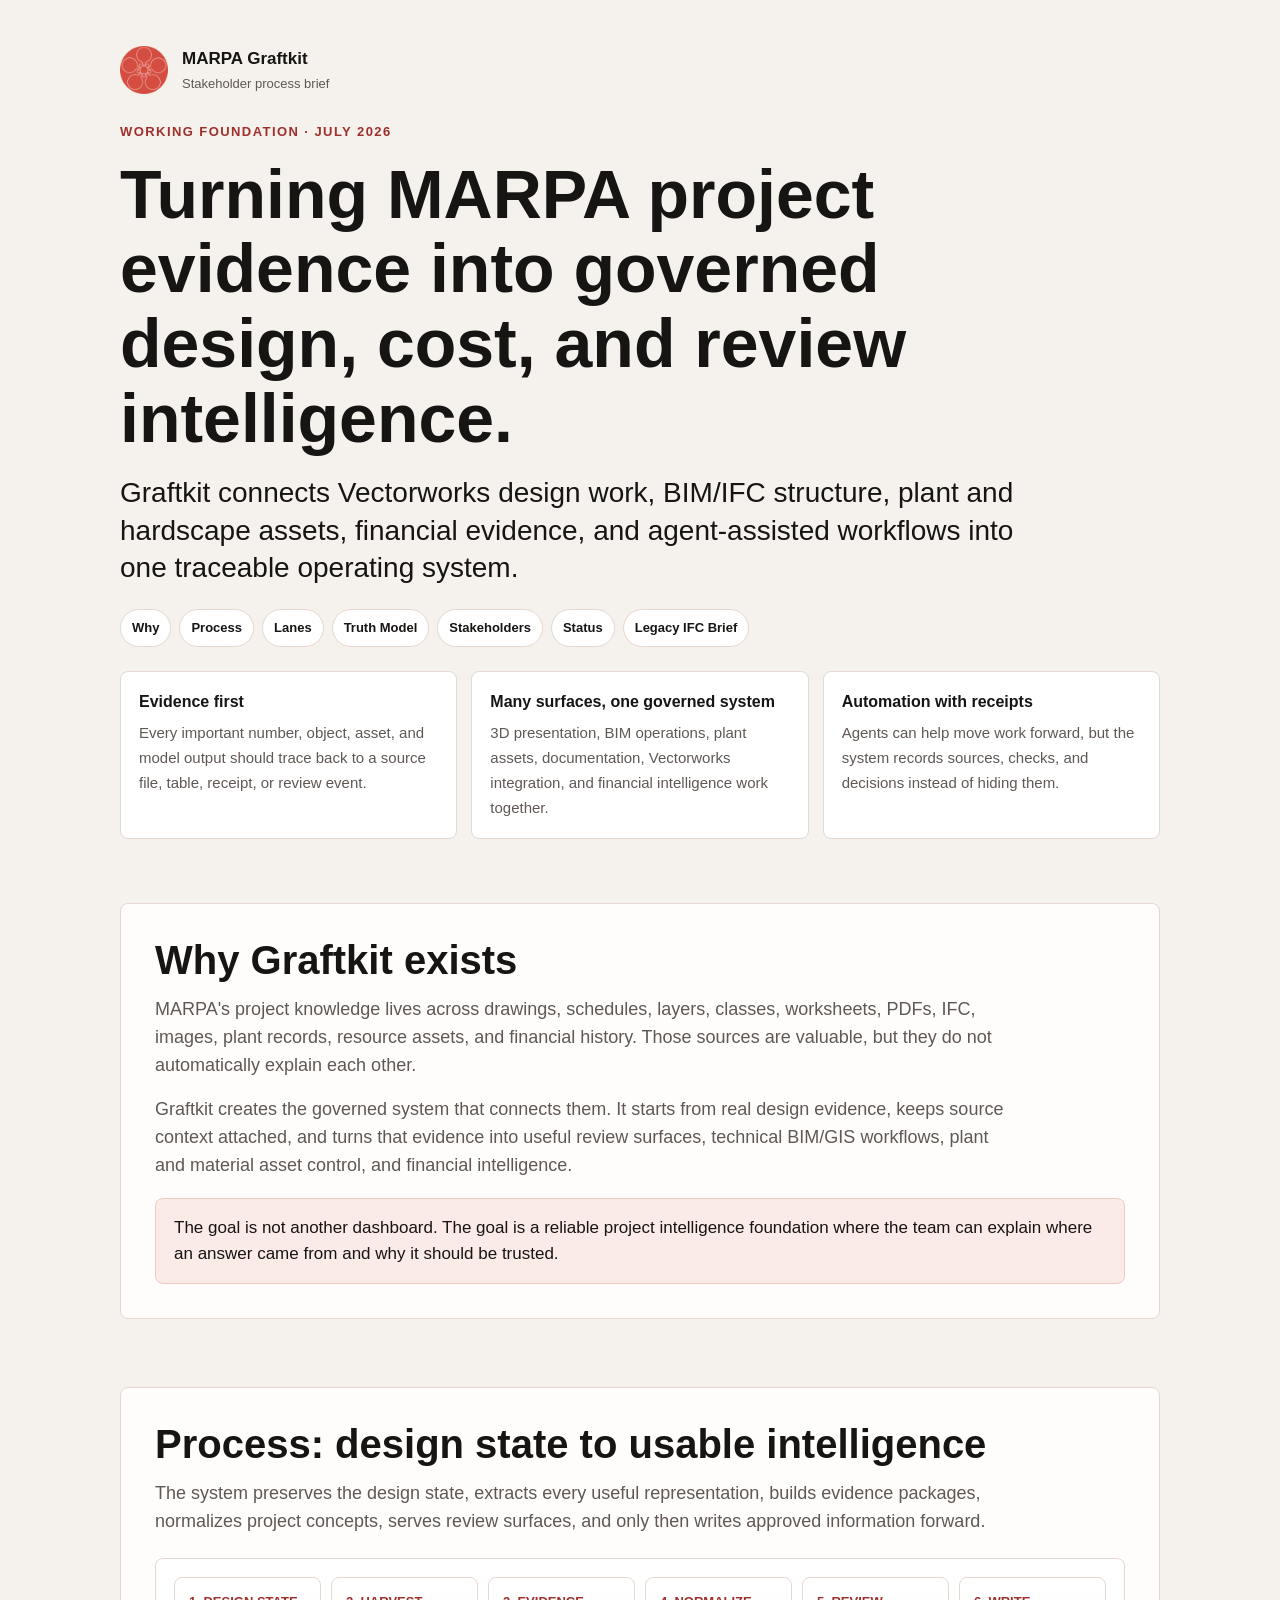
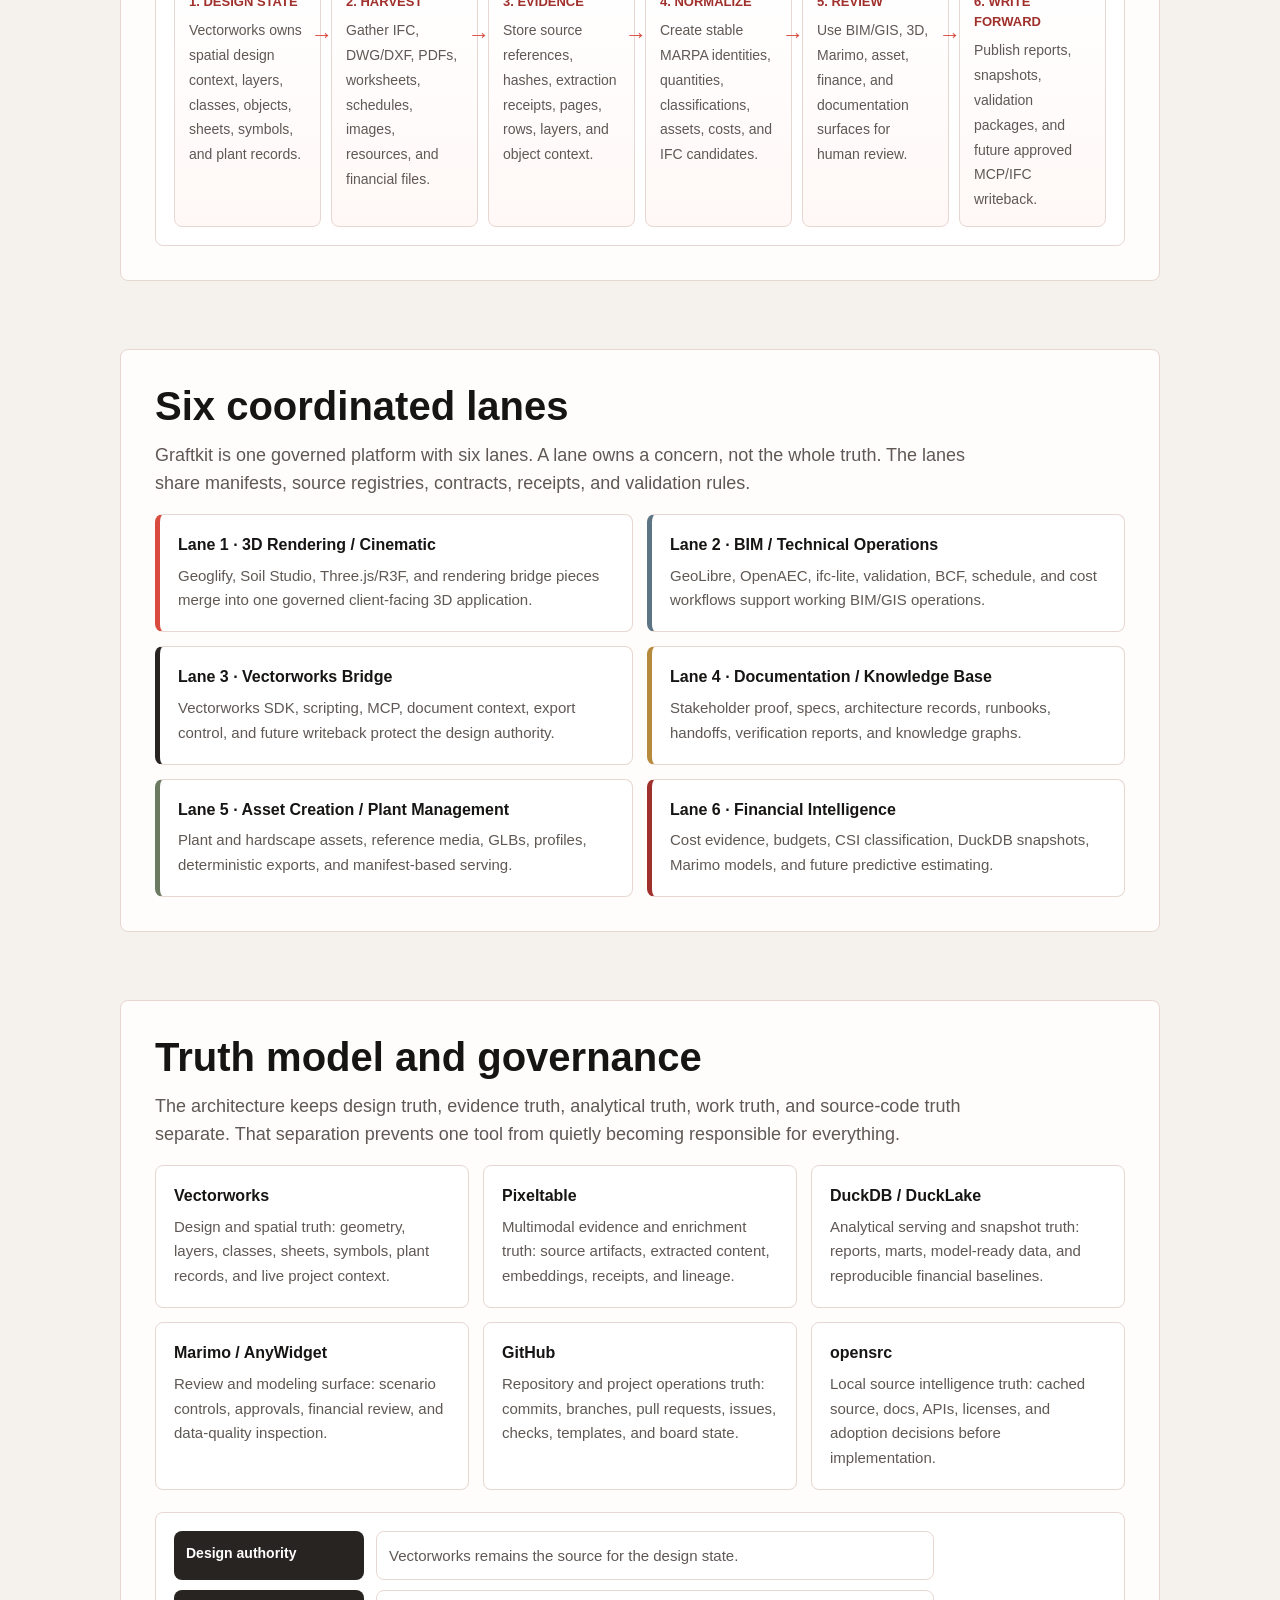
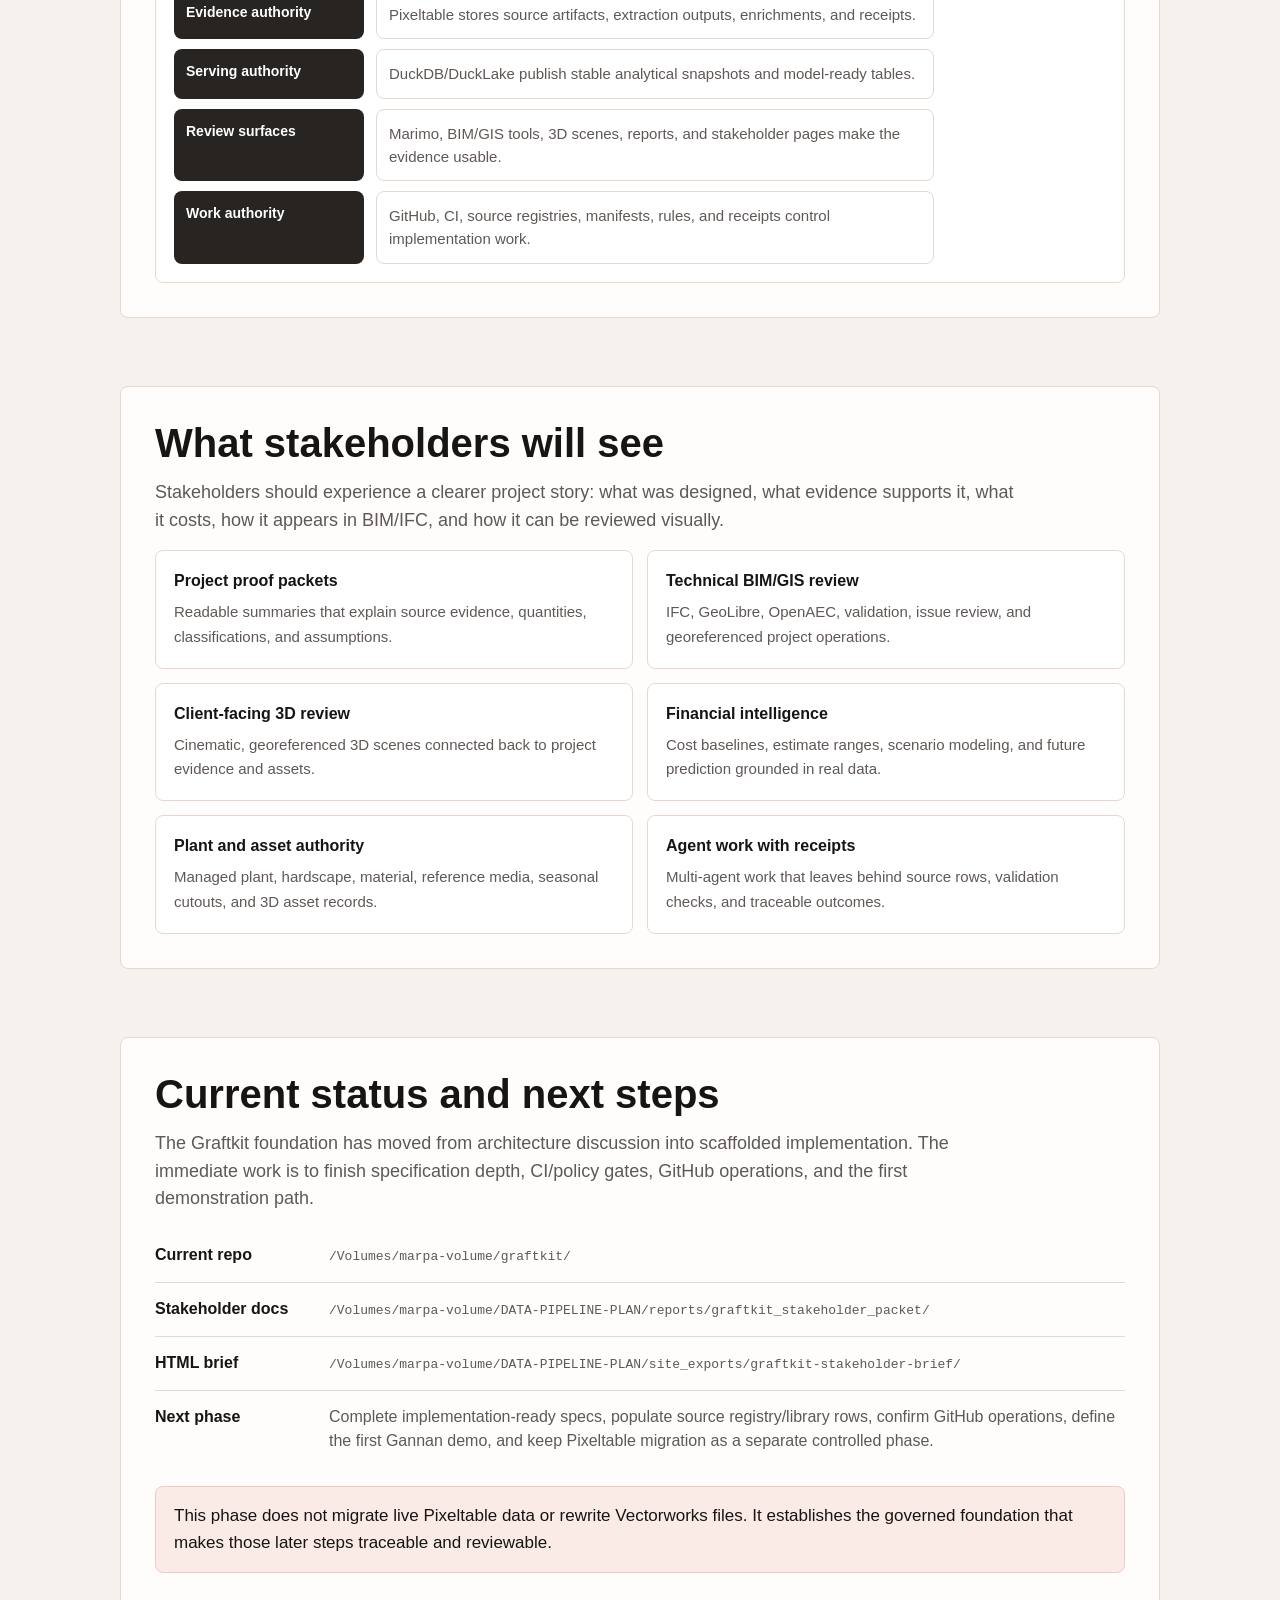
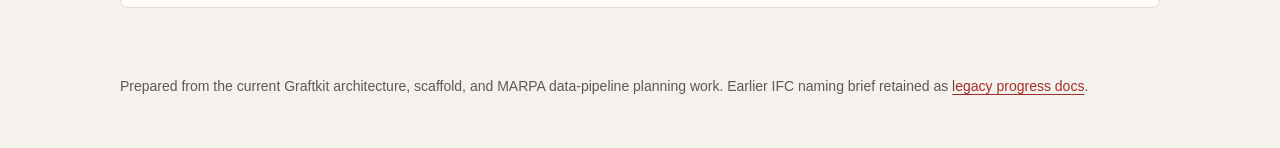
<file: index.html>
<!doctype html>
<html lang="en">
<head>
  <meta charset="utf-8">
  <meta name="viewport" content="width=device-width, initial-scale=1">
  <title>MARPA Graftkit Stakeholder Brief</title>
  <link rel="stylesheet" href="assets/graftkit-site.css">
</head>
<body>
  <main>
    <section class="hero wrap">
      <div class="brand">
        <img src="assets/marpa-mark.png" alt="MARPA mark">
        <div class="brand-text">
          <div class="brand-title">MARPA Graftkit</div>
          <div class="brand-subtitle">Stakeholder process brief</div>
        </div>
      </div>
      <div class="eyebrow">Working foundation · July 2026</div>
      <h1>Turning MARPA project evidence into governed design, cost, and review intelligence.</h1>
      <p class="lead">Graftkit connects Vectorworks design work, BIM/IFC structure, plant and hardscape assets, financial evidence, and agent-assisted workflows into one traceable operating system.</p>
      <nav class="nav inline-nav" aria-label="Page sections">
        <a href="#why">Why</a>
        <a href="#process">Process</a>
        <a href="#lanes">Lanes</a>
        <a href="#truth">Truth Model</a>
        <a href="#stakeholders">Stakeholders</a>
        <a href="#status">Status</a>
        <a href="legacy-progress-docs.html">Legacy IFC Brief</a>
      </nav>
      <div class="summary-grid">
        <div class="card">
          <strong>Evidence first</strong>
          <span>Every important number, object, asset, and model output should trace back to a source file, table, receipt, or review event.</span>
        </div>
        <div class="card">
          <strong>Many surfaces, one governed system</strong>
          <span>3D presentation, BIM operations, plant assets, documentation, Vectorworks integration, and financial intelligence work together.</span>
        </div>
        <div class="card">
          <strong>Automation with receipts</strong>
          <span>Agents can help move work forward, but the system records sources, checks, and decisions instead of hiding them.</span>
        </div>
      </div>
    </section>

    <section id="why" class="section wrap">
      <div class="panel">
        <h2>Why Graftkit exists</h2>
        <p>MARPA's project knowledge lives across drawings, schedules, layers, classes, worksheets, PDFs, IFC, images, plant records, resource assets, and financial history. Those sources are valuable, but they do not automatically explain each other.</p>
        <p>Graftkit creates the governed system that connects them. It starts from real design evidence, keeps source context attached, and turns that evidence into useful review surfaces, technical BIM/GIS workflows, plant and material asset control, and financial intelligence.</p>
        <div class="note">The goal is not another dashboard. The goal is a reliable project intelligence foundation where the team can explain where an answer came from and why it should be trusted.</div>
      </div>
    </section>

    <section id="process" class="section wrap">
      <div class="panel">
        <h2>Process: design state to usable intelligence</h2>
        <p>The system preserves the design state, extracts every useful representation, builds evidence packages, normalizes project concepts, serves review surfaces, and only then writes approved information forward.</p>
        <div class="diagram" aria-label="Process flow diagram">
          <div class="flow">
            <div class="step"><b>1. Design state</b><span>Vectorworks owns spatial design context, layers, classes, objects, sheets, symbols, and plant records.</span></div>
            <div class="step"><b>2. Harvest</b><span>Gather IFC, DWG/DXF, PDFs, worksheets, schedules, images, resources, and financial files.</span></div>
            <div class="step"><b>3. Evidence</b><span>Store source references, hashes, extraction receipts, pages, rows, layers, and object context.</span></div>
            <div class="step"><b>4. Normalize</b><span>Create stable MARPA identities, quantities, classifications, assets, costs, and IFC candidates.</span></div>
            <div class="step"><b>5. Review</b><span>Use BIM/GIS, 3D, Marimo, asset, finance, and documentation surfaces for human review.</span></div>
            <div class="step"><b>6. Write forward</b><span>Publish reports, snapshots, validation packages, and future approved MCP/IFC writeback.</span></div>
          </div>
        </div>
      </div>
    </section>

    <section id="lanes" class="section wrap">
      <div class="panel">
        <h2>Six coordinated lanes</h2>
        <p>Graftkit is one governed platform with six lanes. A lane owns a concern, not the whole truth. The lanes share manifests, source registries, contracts, receipts, and validation rules.</p>
        <div class="lane-grid">
          <div class="card lane"><strong>Lane 1 · 3D Rendering / Cinematic</strong><span>Geoglify, Soil Studio, Three.js/R3F, and rendering bridge pieces merge into one governed client-facing 3D application.</span></div>
          <div class="card lane"><strong>Lane 2 · BIM / Technical Operations</strong><span>GeoLibre, OpenAEC, ifc-lite, validation, BCF, schedule, and cost workflows support working BIM/GIS operations.</span></div>
          <div class="card lane"><strong>Lane 3 · Vectorworks Bridge</strong><span>Vectorworks SDK, scripting, MCP, document context, export control, and future writeback protect the design authority.</span></div>
          <div class="card lane"><strong>Lane 4 · Documentation / Knowledge Base</strong><span>Stakeholder proof, specs, architecture records, runbooks, handoffs, verification reports, and knowledge graphs.</span></div>
          <div class="card lane"><strong>Lane 5 · Asset Creation / Plant Management</strong><span>Plant and hardscape assets, reference media, GLBs, profiles, deterministic exports, and manifest-based serving.</span></div>
          <div class="card lane"><strong>Lane 6 · Financial Intelligence</strong><span>Cost evidence, budgets, CSI classification, DuckDB snapshots, Marimo models, and future predictive estimating.</span></div>
        </div>
      </div>
    </section>

    <section id="truth" class="section wrap">
      <div class="panel">
        <h2>Truth model and governance</h2>
        <p>The architecture keeps design truth, evidence truth, analytical truth, work truth, and source-code truth separate. That separation prevents one tool from quietly becoming responsible for everything.</p>
        <div class="truth-grid">
          <div class="card"><strong>Vectorworks</strong><span>Design and spatial truth: geometry, layers, classes, sheets, symbols, plant records, and live project context.</span></div>
          <div class="card"><strong>Pixeltable</strong><span>Multimodal evidence and enrichment truth: source artifacts, extracted content, embeddings, receipts, and lineage.</span></div>
          <div class="card"><strong>DuckDB / DuckLake</strong><span>Analytical serving and snapshot truth: reports, marts, model-ready data, and reproducible financial baselines.</span></div>
          <div class="card"><strong>Marimo / AnyWidget</strong><span>Review and modeling surface: scenario controls, approvals, financial review, and data-quality inspection.</span></div>
          <div class="card"><strong>GitHub</strong><span>Repository and project operations truth: commits, branches, pull requests, issues, checks, templates, and board state.</span></div>
          <div class="card"><strong>opensrc</strong><span>Local source intelligence truth: cached source, docs, APIs, licenses, and adoption decisions before implementation.</span></div>
        </div>
        <div class="diagram" aria-label="Stacked truth model diagram">
          <div class="stack">
            <div class="stack-row"><div class="stack-name">Design authority</div><div class="stack-desc">Vectorworks remains the source for the design state.</div></div>
            <div class="stack-row"><div class="stack-name">Evidence authority</div><div class="stack-desc">Pixeltable stores source artifacts, extraction outputs, enrichments, and receipts.</div></div>
            <div class="stack-row"><div class="stack-name">Serving authority</div><div class="stack-desc">DuckDB/DuckLake publish stable analytical snapshots and model-ready tables.</div></div>
            <div class="stack-row"><div class="stack-name">Review surfaces</div><div class="stack-desc">Marimo, BIM/GIS tools, 3D scenes, reports, and stakeholder pages make the evidence usable.</div></div>
            <div class="stack-row"><div class="stack-name">Work authority</div><div class="stack-desc">GitHub, CI, source registries, manifests, rules, and receipts control implementation work.</div></div>
          </div>
        </div>
      </div>
    </section>

    <section id="stakeholders" class="section wrap">
      <div class="panel">
        <h2>What stakeholders will see</h2>
        <p>Stakeholders should experience a clearer project story: what was designed, what evidence supports it, what it costs, how it appears in BIM/IFC, and how it can be reviewed visually.</p>
        <div class="output-grid">
          <div class="card"><strong>Project proof packets</strong><span>Readable summaries that explain source evidence, quantities, classifications, and assumptions.</span></div>
          <div class="card"><strong>Technical BIM/GIS review</strong><span>IFC, GeoLibre, OpenAEC, validation, issue review, and georeferenced project operations.</span></div>
          <div class="card"><strong>Client-facing 3D review</strong><span>Cinematic, georeferenced 3D scenes connected back to project evidence and assets.</span></div>
          <div class="card"><strong>Financial intelligence</strong><span>Cost baselines, estimate ranges, scenario modeling, and future prediction grounded in real data.</span></div>
          <div class="card"><strong>Plant and asset authority</strong><span>Managed plant, hardscape, material, reference media, seasonal cutouts, and 3D asset records.</span></div>
          <div class="card"><strong>Agent work with receipts</strong><span>Multi-agent work that leaves behind source rows, validation checks, and traceable outcomes.</span></div>
        </div>
      </div>
    </section>

    <section id="status" class="section wrap">
      <div class="panel">
        <h2>Current status and next steps</h2>
        <p>The Graftkit foundation has moved from architecture discussion into scaffolded implementation. The immediate work is to finish specification depth, CI/policy gates, GitHub operations, and the first demonstration path.</p>
        <div class="status"><b>Current repo</b><span><code>/Volumes/marpa-volume/graftkit/</code></span></div>
        <div class="status"><b>Stakeholder docs</b><span><code>/Volumes/marpa-volume/DATA-PIPELINE-PLAN/reports/graftkit_stakeholder_packet/</code></span></div>
        <div class="status"><b>HTML brief</b><span><code>/Volumes/marpa-volume/DATA-PIPELINE-PLAN/site_exports/graftkit-stakeholder-brief/</code></span></div>
        <div class="status"><b>Next phase</b><span>Complete implementation-ready specs, populate source registry/library rows, confirm GitHub operations, define the first Gannan demo, and keep Pixeltable migration as a separate controlled phase.</span></div>
        <div class="note">This phase does not migrate live Pixeltable data or rewrite Vectorworks files. It establishes the governed foundation that makes those later steps traceable and reviewable.</div>
      </div>
    </section>
  </main>

  <footer class="wrap footer">
    Prepared from the current Graftkit architecture, scaffold, and MARPA data-pipeline planning work. Earlier IFC naming brief retained as <a href="legacy-progress-docs.html">legacy progress docs</a>.
  </footer>
</body>
</html>
</file>
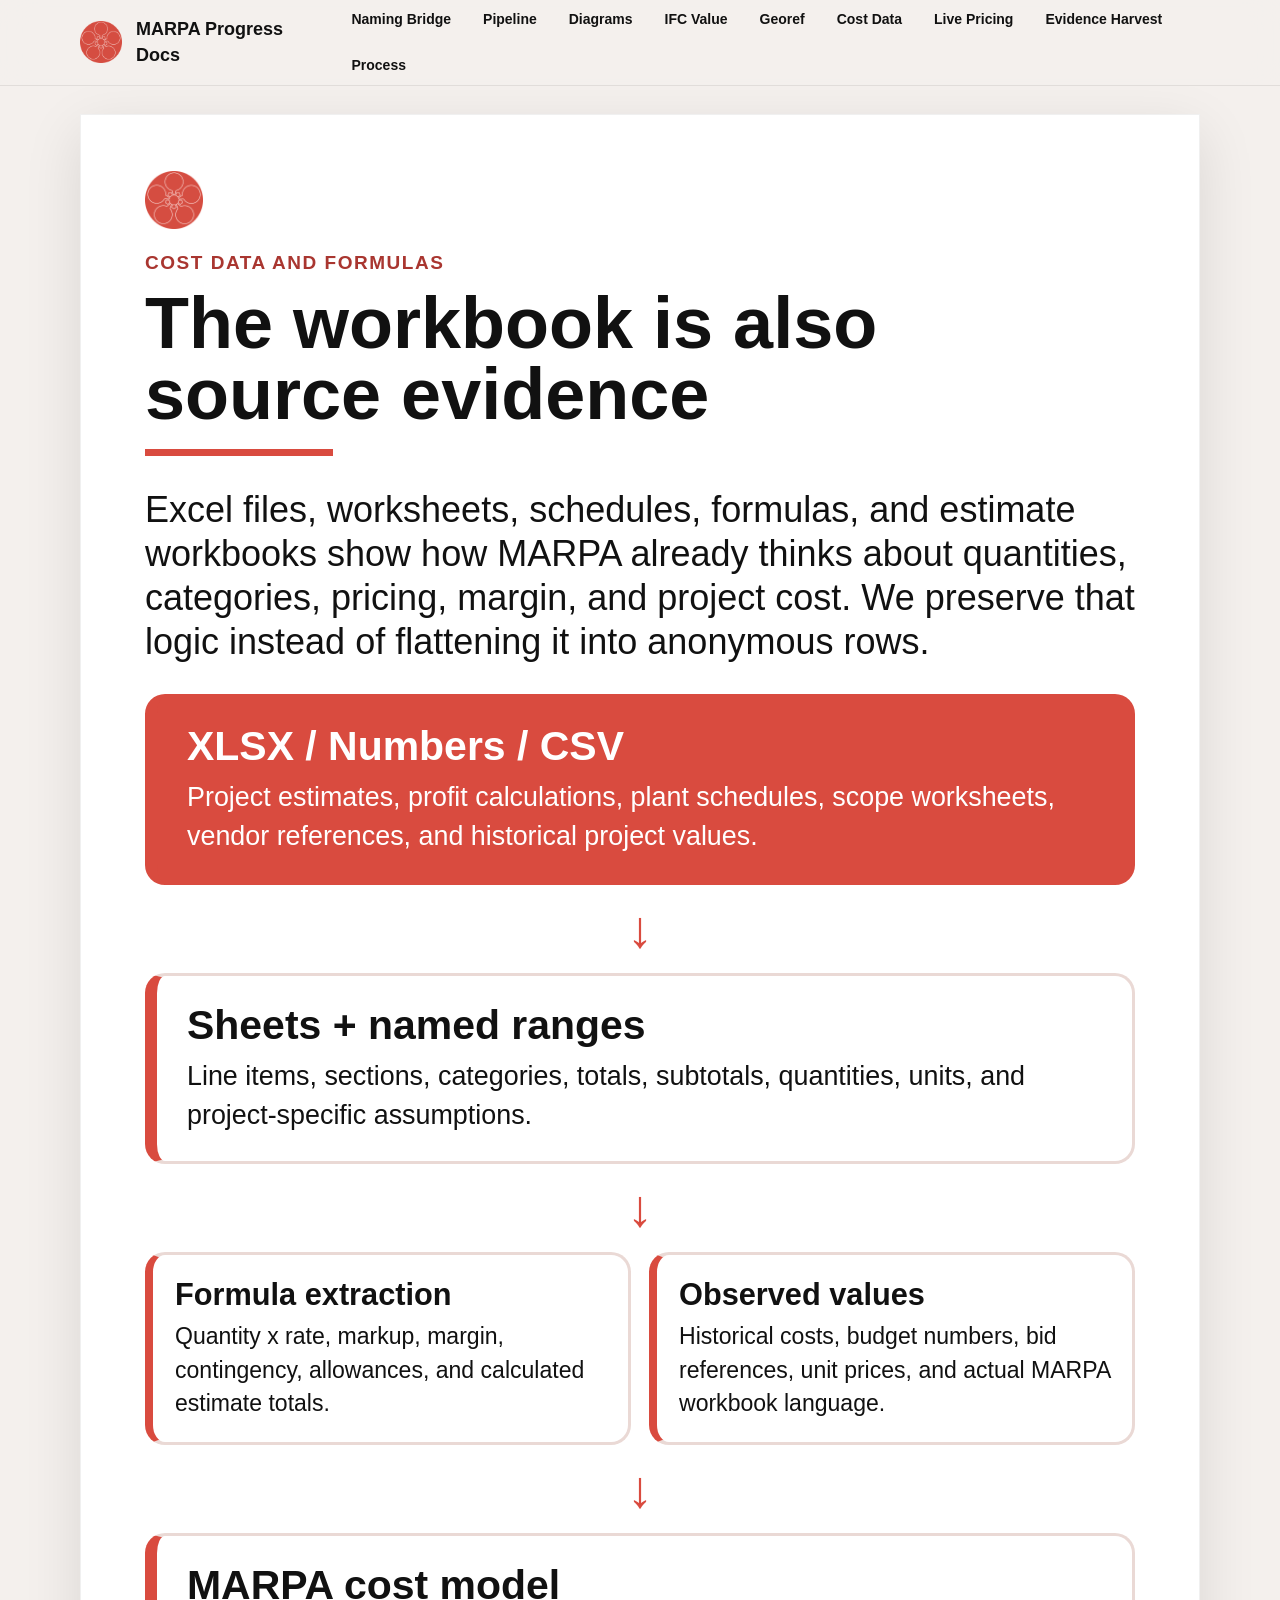
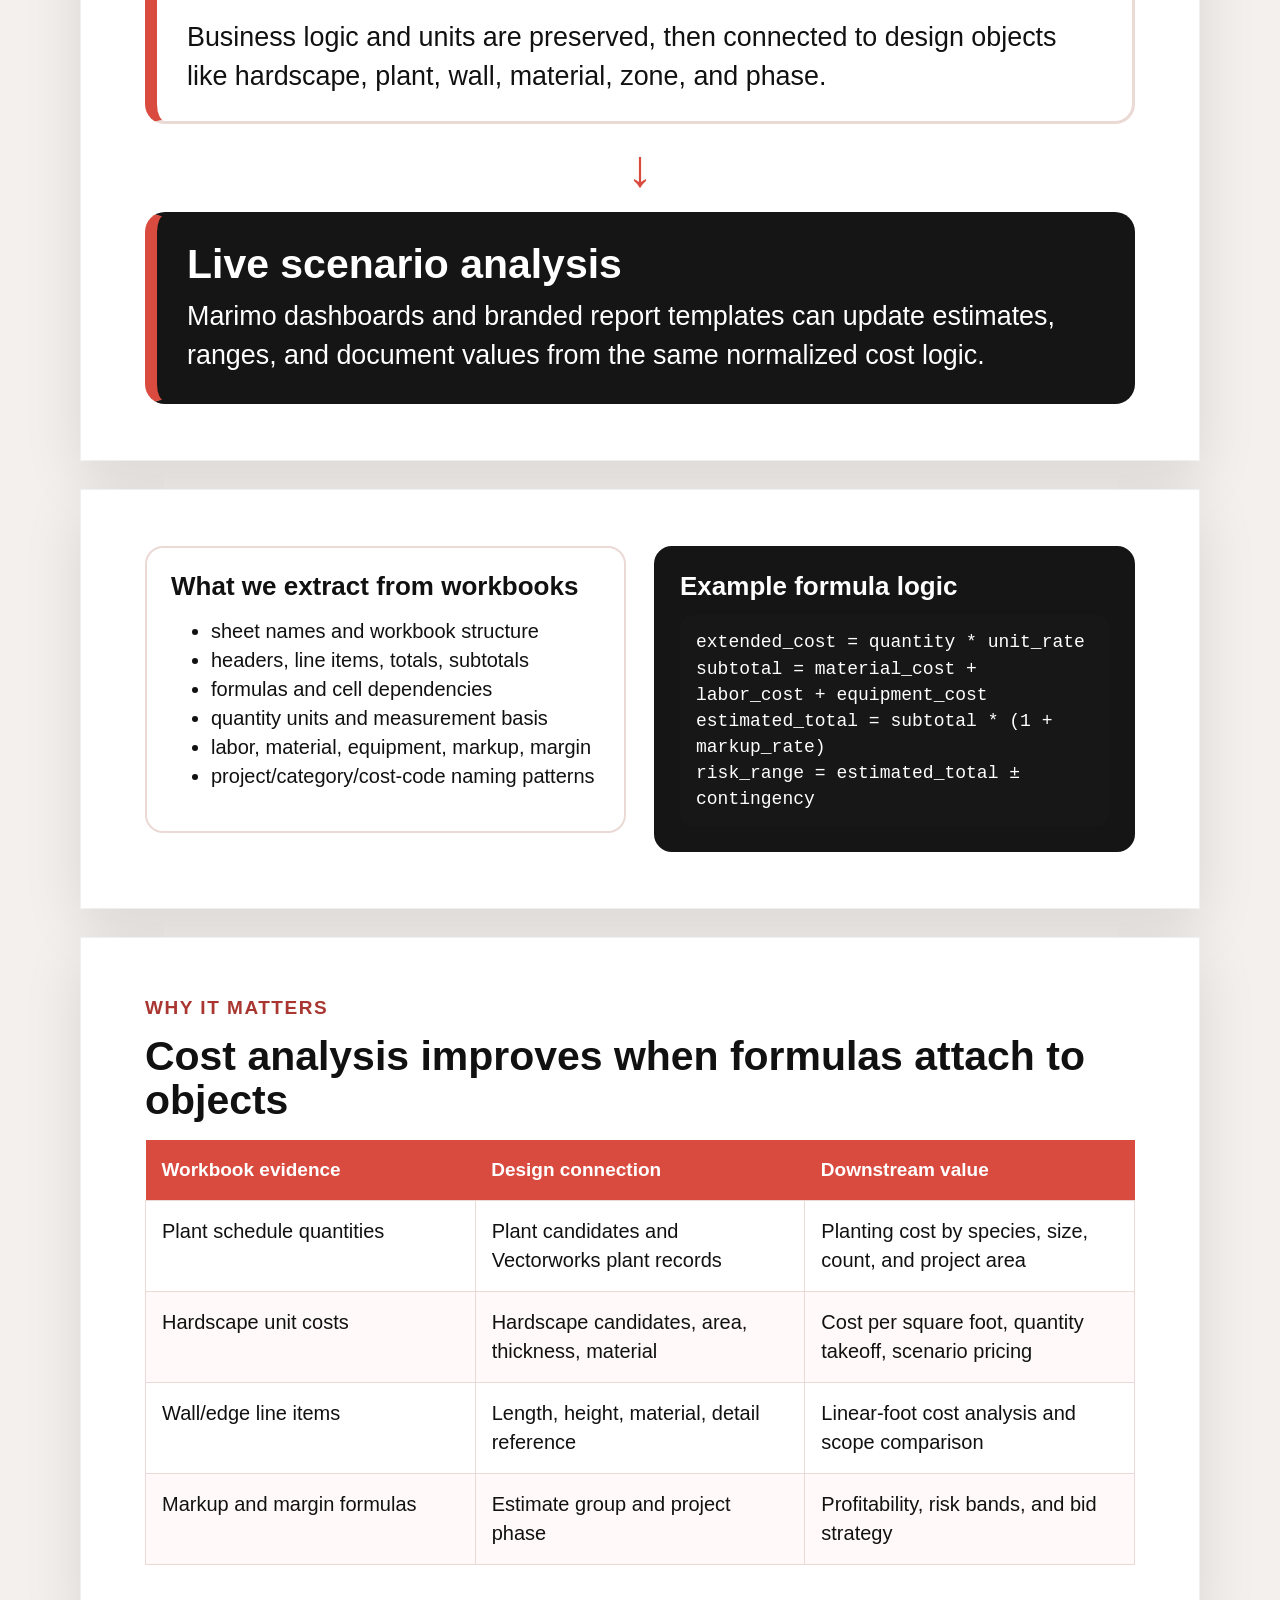
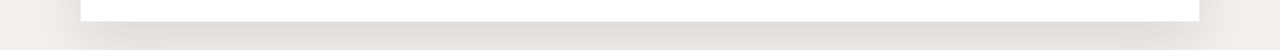
<file: cost-formulas.html>
<!doctype html>
<html lang="en">
<head>
  <meta charset="utf-8">
  <meta name="viewport" content="width=device-width, initial-scale=1">
  <title>Cost Data And Formulas</title>
  <link rel="stylesheet" href="assets/site.css">
</head>
<body>
  <header class="topbar">
    <nav class="shell nav">
      <a class="nav-brand" href="index.html"><img src="assets/marpa-mark.png" alt=""> MARPA Progress Docs</a>
      <div class="nav-links">
        <a href="naming-bridge.html">Naming Bridge</a>
        <a href="pipeline.html">Pipeline</a>
        <a href="diagrams.html">Diagrams</a>
        <a href="ifc-value.html">IFC Value</a>
        <a href="georeferencing.html">Georef</a>
        <a href="cost-formulas.html">Cost Data</a>
        <a href="predictive-pricing.html">Live Pricing</a>
        <a href="evidence-harvest.html">Evidence Harvest</a>
        <a href="process.html">Process</a>
      </div>
    </nav>
  </header>

  <main class="shell">
    <section class="page">
      <img class="brand-small" src="assets/marpa-mark.png" alt="MARPA mark">
      <div class="kicker">Cost data and formulas</div>
      <h1>The workbook is also source evidence</h1>
      <div class="rule"></div>
      <p class="lead">Excel files, worksheets, schedules, formulas, and estimate workbooks show how MARPA already thinks about quantities, categories, pricing, margin, and project cost. We preserve that logic instead of flattening it into anonymous rows.</p>

      <div class="big-diagram">
        <div class="big-node red">
          <h3>XLSX / Numbers / CSV</h3>
          <p>Project estimates, profit calculations, plant schedules, scope worksheets, vendor references, and historical project values.</p>
        </div>
        <div class="big-arrow">↓</div>
        <div class="big-node">
          <h3>Sheets + named ranges</h3>
          <p>Line items, sections, categories, totals, subtotals, quantities, units, and project-specific assumptions.</p>
        </div>
        <div class="big-arrow">↓</div>
        <div class="big-branch two">
          <div class="big-node">
            <h3>Formula extraction</h3>
            <p>Quantity x rate, markup, margin, contingency, allowances, and calculated estimate totals.</p>
          </div>
          <div class="big-node">
            <h3>Observed values</h3>
            <p>Historical costs, budget numbers, bid references, unit prices, and actual MARPA workbook language.</p>
          </div>
        </div>
        <div class="big-arrow">↓</div>
        <div class="big-node">
          <h3>MARPA cost model</h3>
          <p>Business logic and units are preserved, then connected to design objects like hardscape, plant, wall, material, zone, and phase.</p>
        </div>
        <div class="big-arrow">↓</div>
        <div class="big-node dark">
          <h3>Live scenario analysis</h3>
          <p>Marimo dashboards and branded report templates can update estimates, ranges, and document values from the same normalized cost logic.</p>
        </div>
      </div>
    </section>

    <section class="page compact-page">
      <div class="grid-2">
        <div class="card">
          <h3>What we extract from workbooks</h3>
          <ul>
            <li>sheet names and workbook structure</li>
            <li>headers, line items, totals, subtotals</li>
            <li>formulas and cell dependencies</li>
            <li>quantity units and measurement basis</li>
            <li>labor, material, equipment, markup, margin</li>
            <li>project/category/cost-code naming patterns</li>
          </ul>
        </div>
        <div class="card dark">
          <h3>Example formula logic</h3>
          <code class="formula">extended_cost = quantity * unit_rate
subtotal = material_cost + labor_cost + equipment_cost
estimated_total = subtotal * (1 + markup_rate)
risk_range = estimated_total ± contingency</code>
        </div>
      </div>
    </section>

    <section class="page compact-page">
      <div class="kicker">Why it matters</div>
      <h2>Cost analysis improves when formulas attach to objects</h2>
      <table class="matrix">
        <thead>
          <tr>
            <th>Workbook evidence</th>
            <th>Design connection</th>
            <th>Downstream value</th>
          </tr>
        </thead>
        <tbody>
          <tr>
            <td>Plant schedule quantities</td>
            <td>Plant candidates and Vectorworks plant records</td>
            <td>Planting cost by species, size, count, and project area</td>
          </tr>
          <tr>
            <td>Hardscape unit costs</td>
            <td>Hardscape candidates, area, thickness, material</td>
            <td>Cost per square foot, quantity takeoff, scenario pricing</td>
          </tr>
          <tr>
            <td>Wall/edge line items</td>
            <td>Length, height, material, detail reference</td>
            <td>Linear-foot cost analysis and scope comparison</td>
          </tr>
          <tr>
            <td>Markup and margin formulas</td>
            <td>Estimate group and project phase</td>
            <td>Profitability, risk bands, and bid strategy</td>
          </tr>
        </tbody>
      </table>
    </section>
  </main>
</body>
</html>
</file>
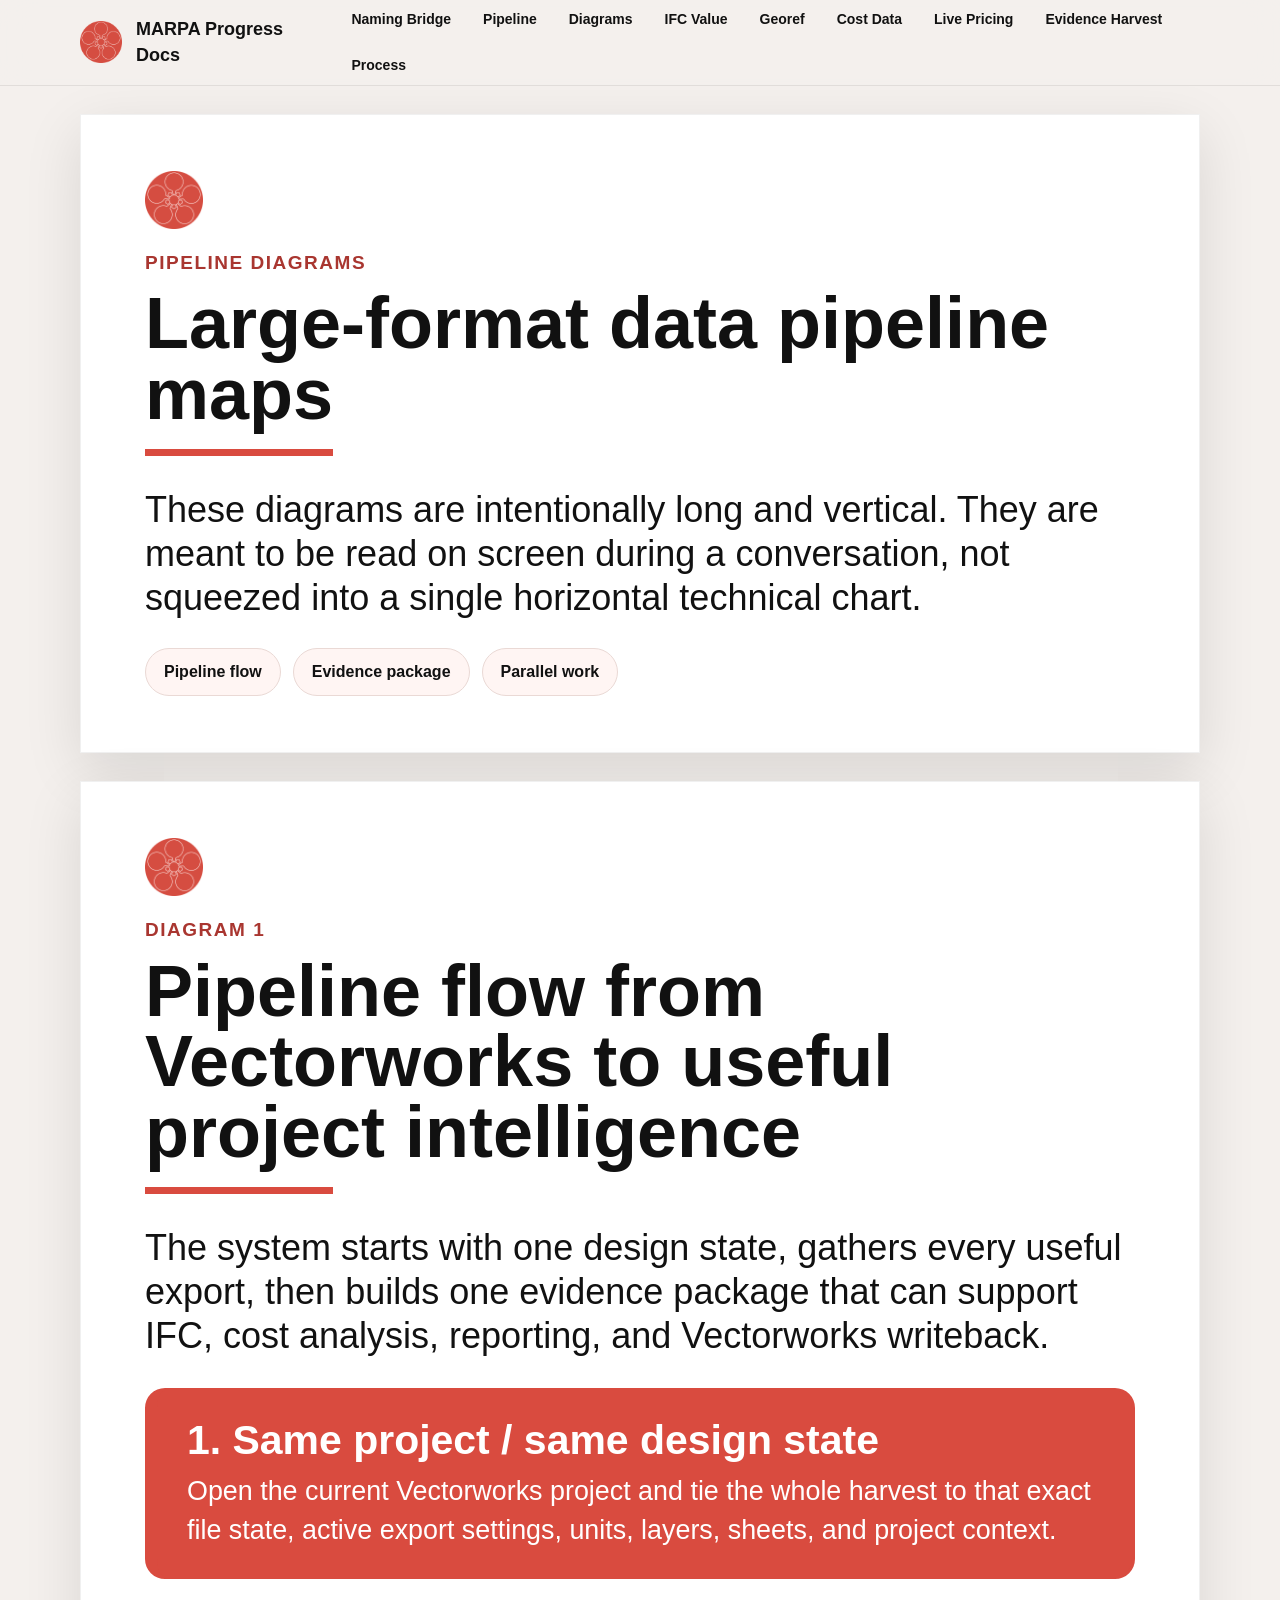
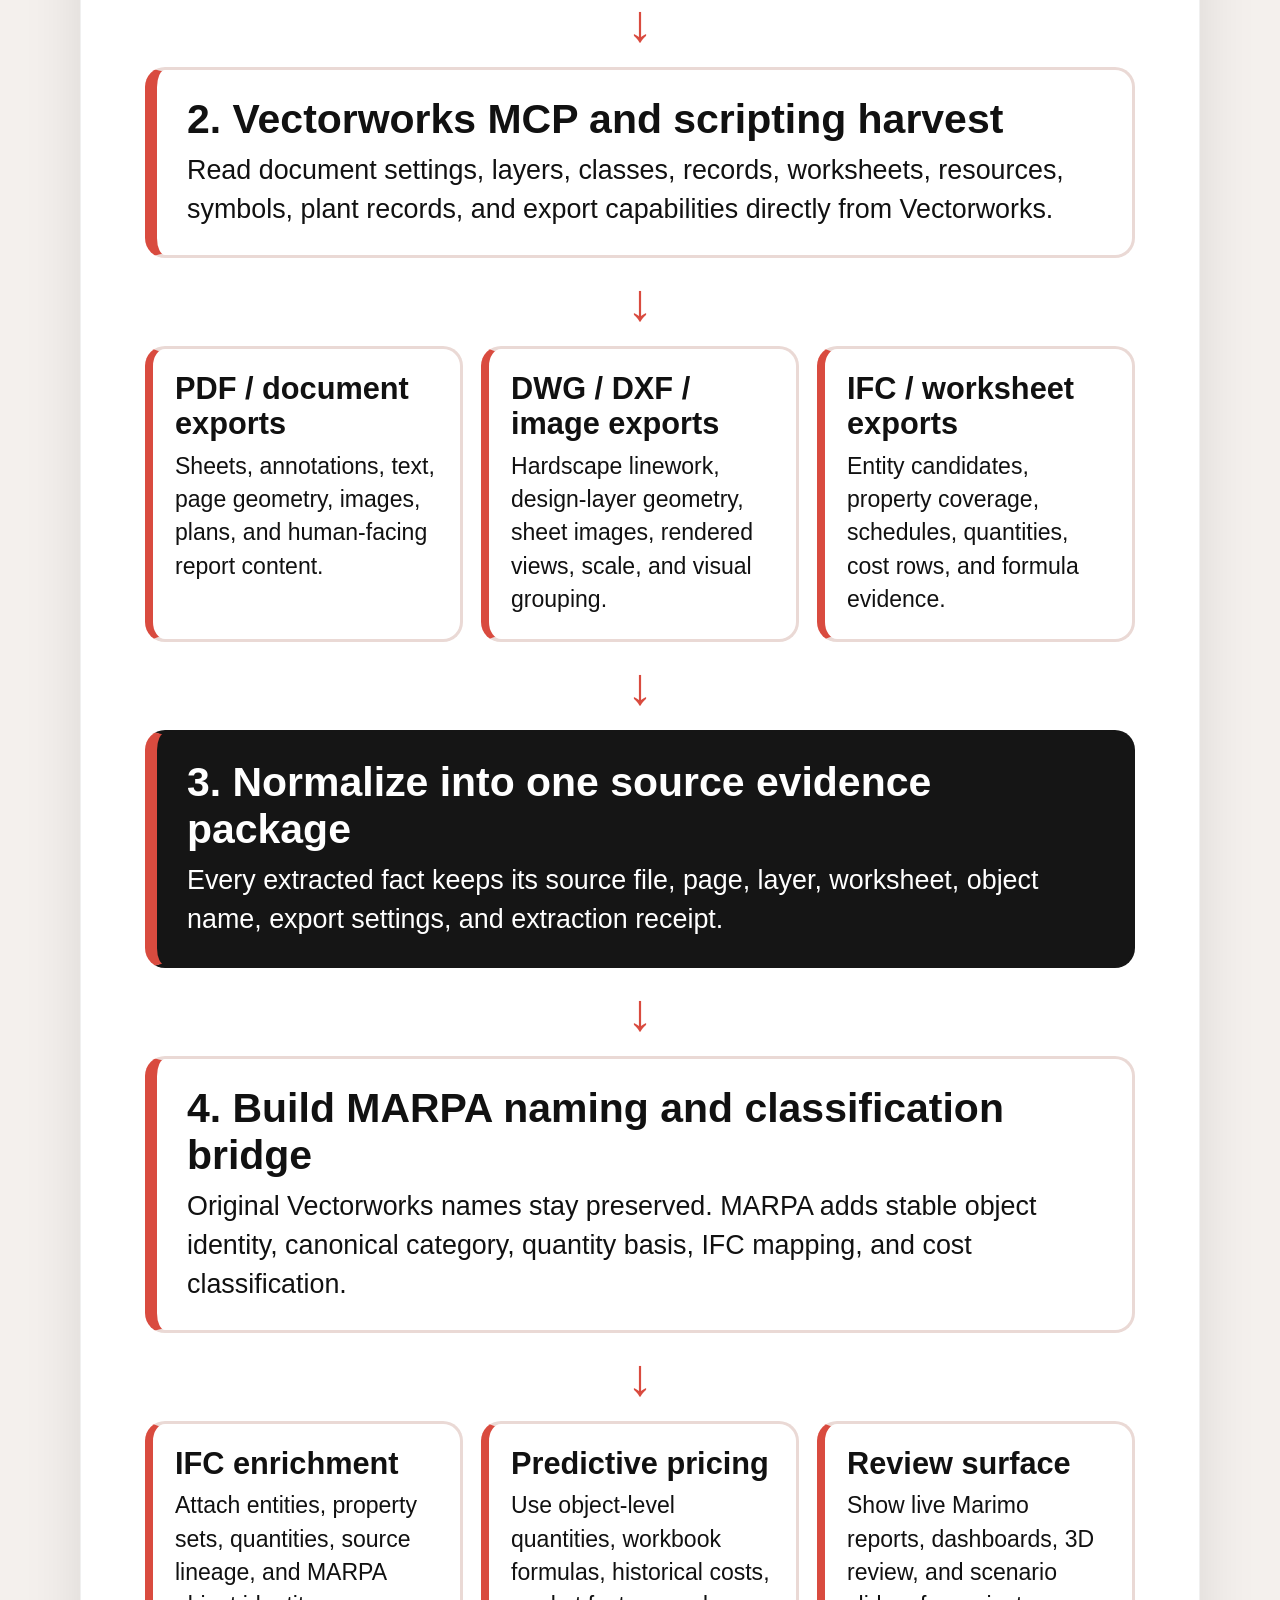
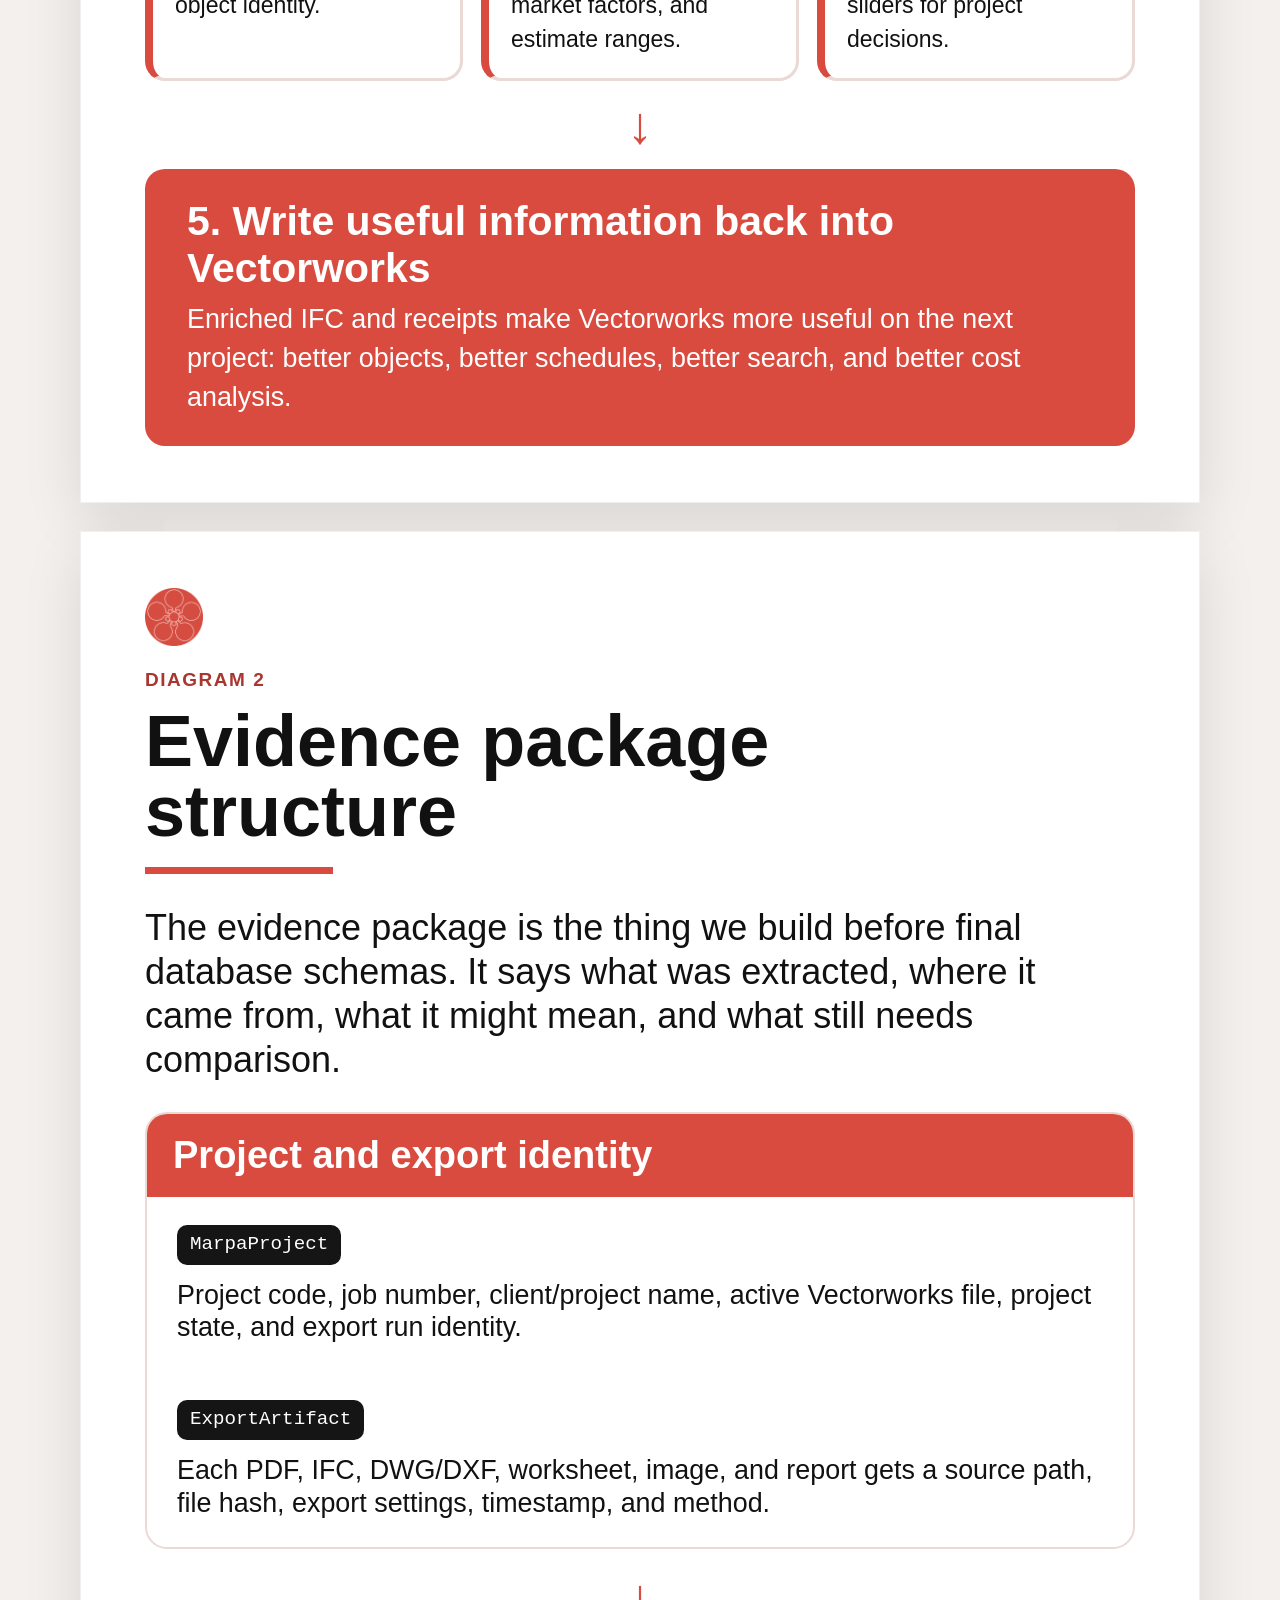
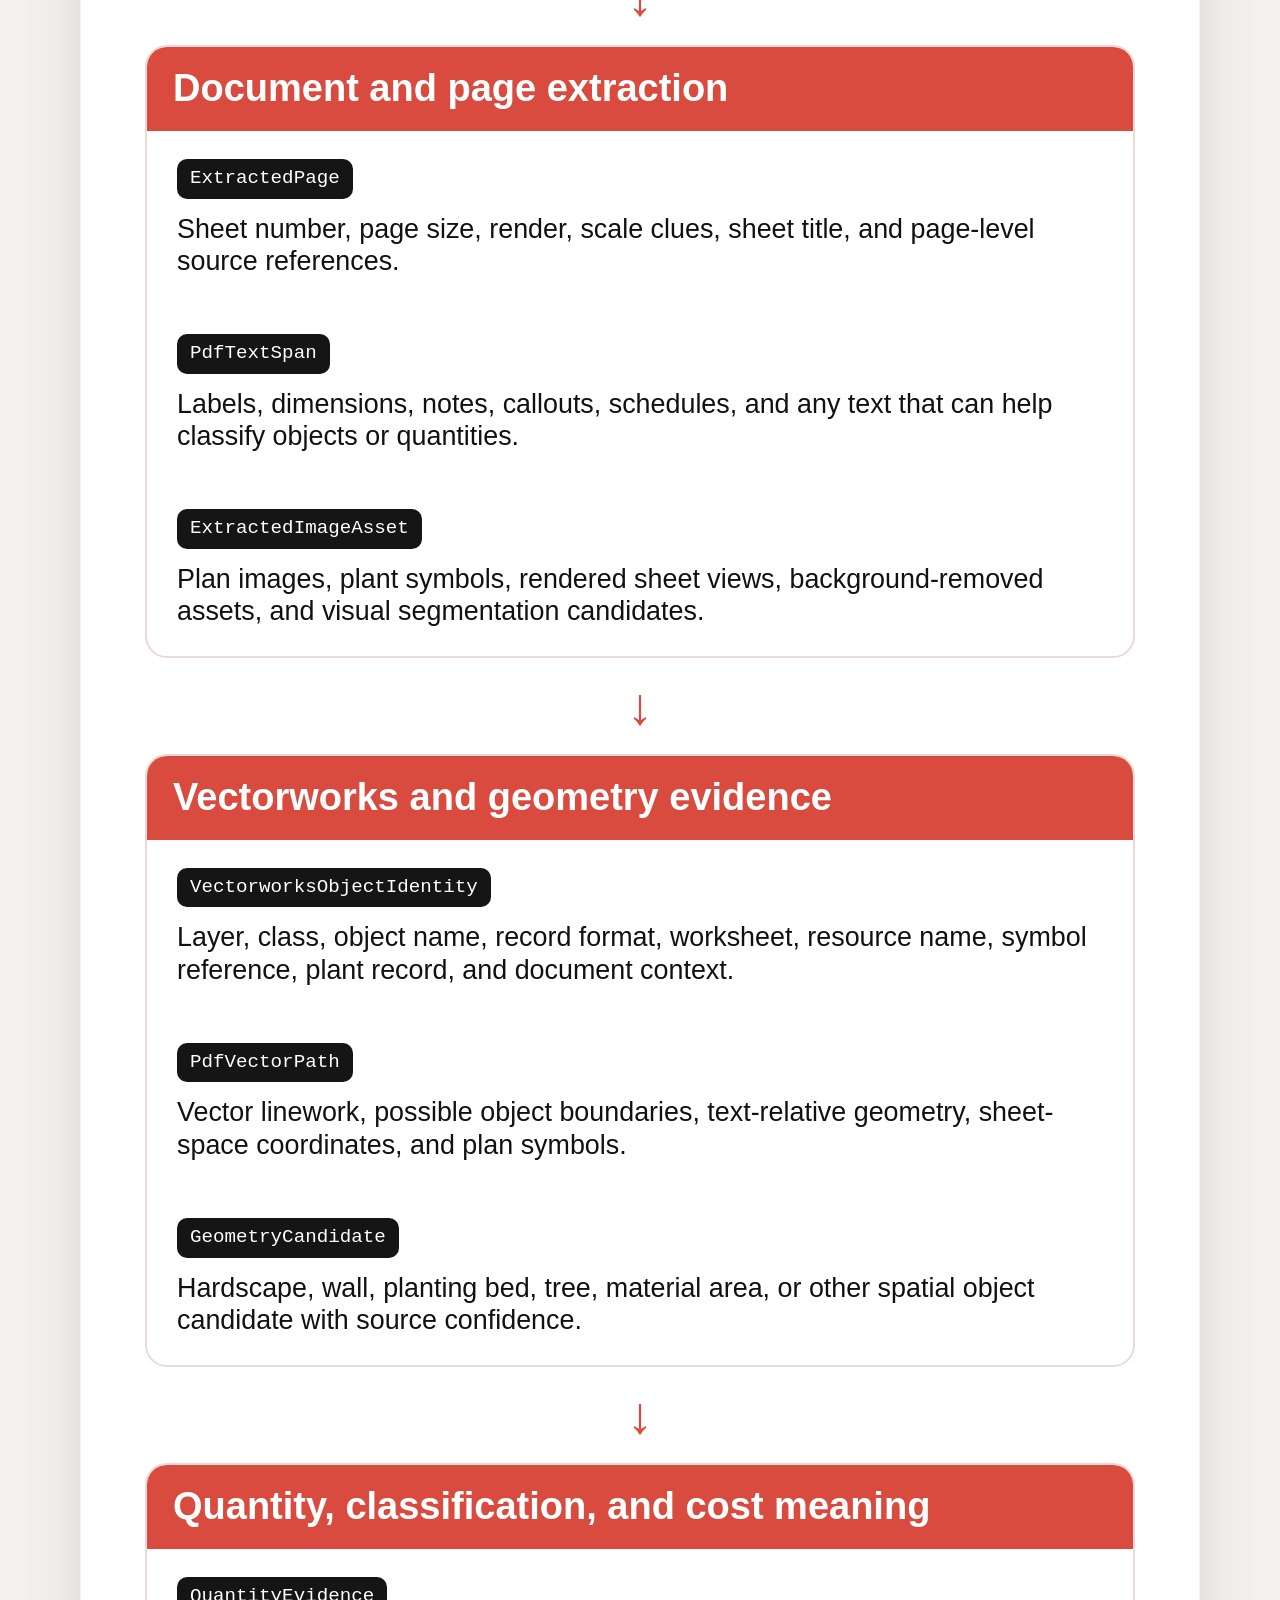
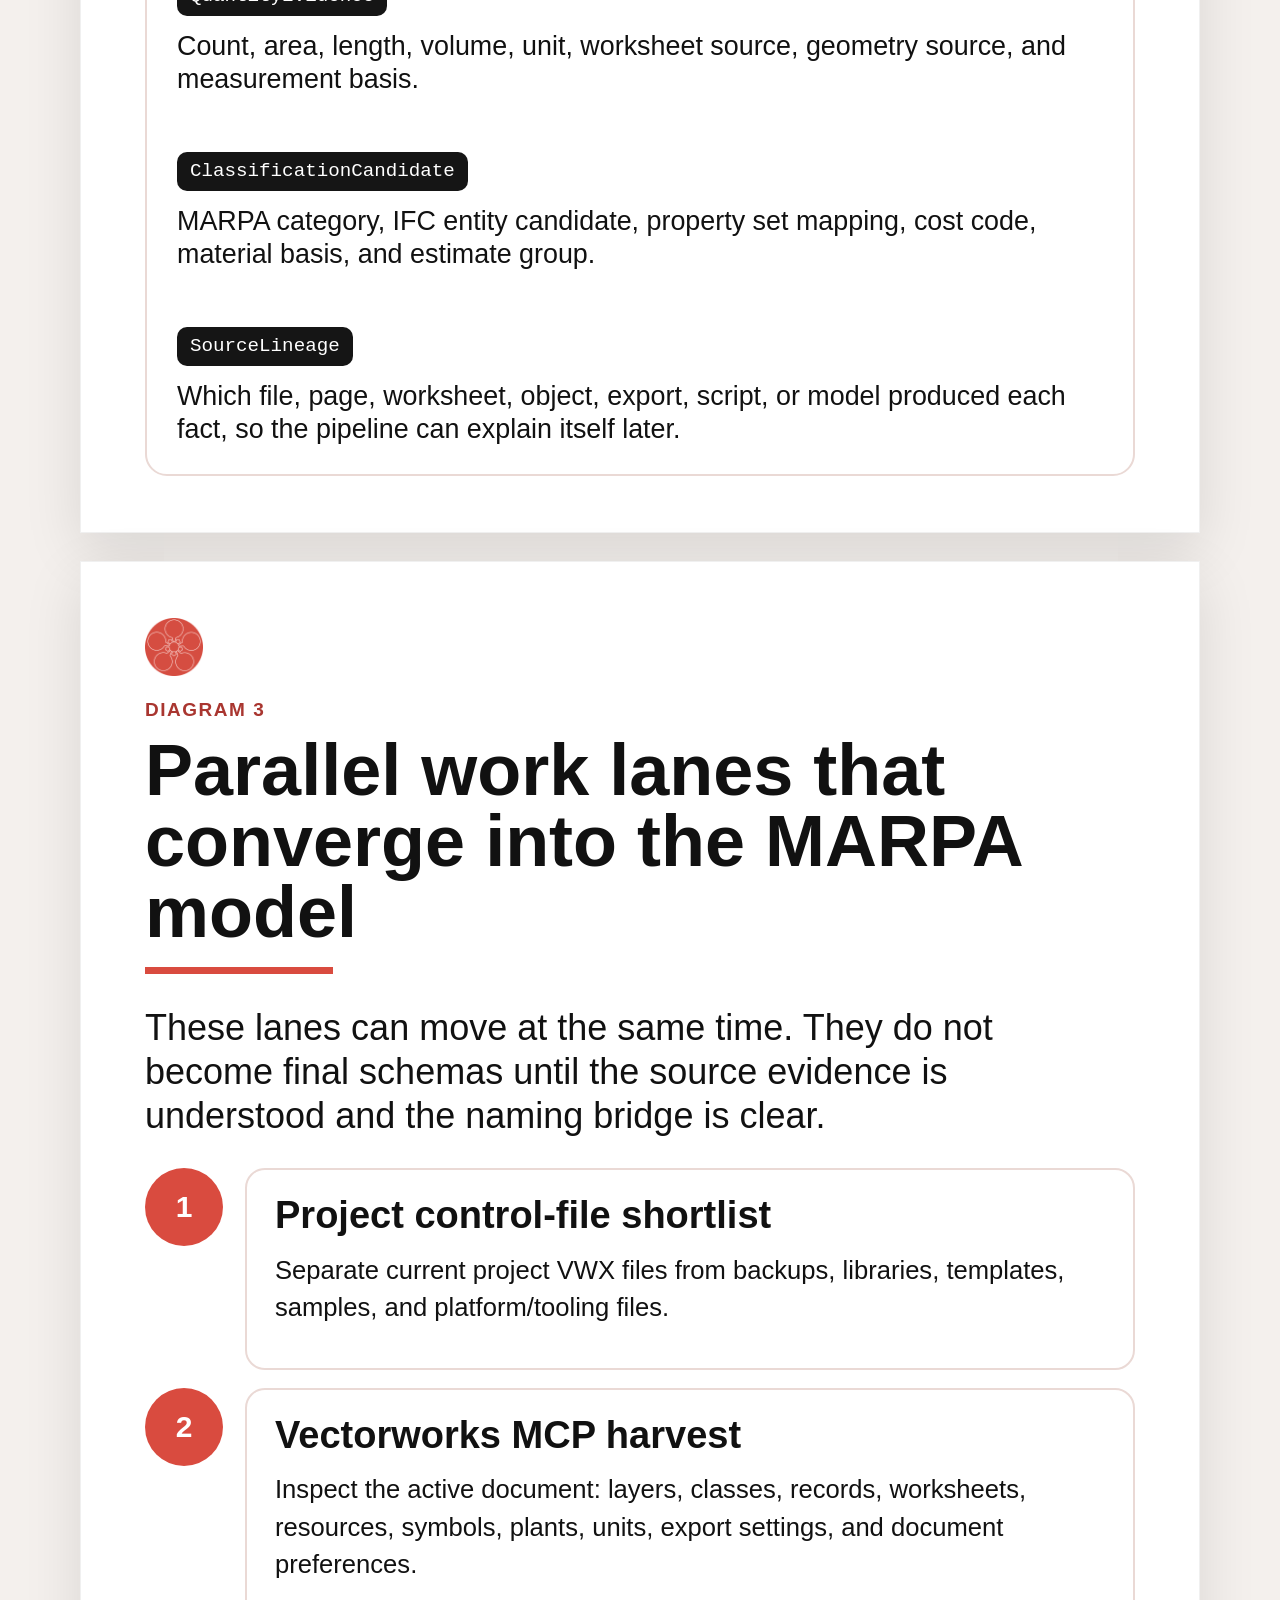
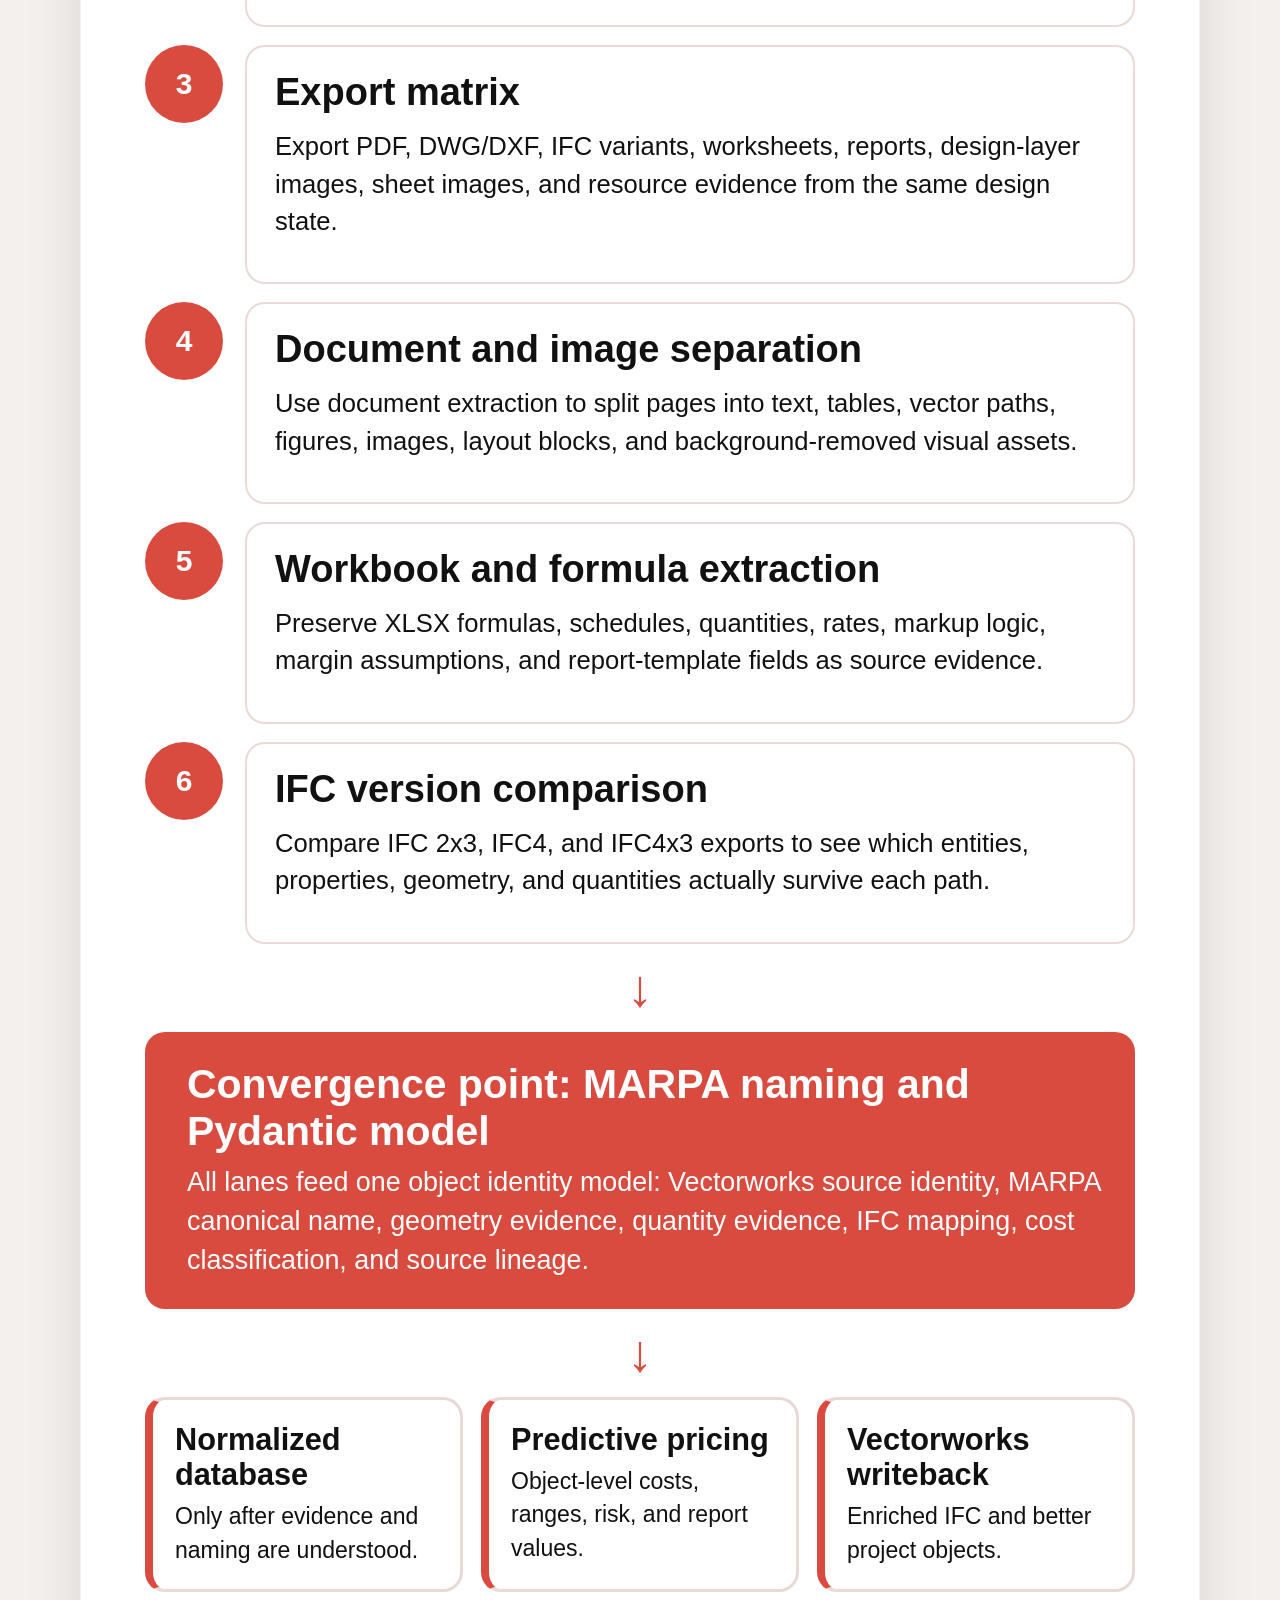
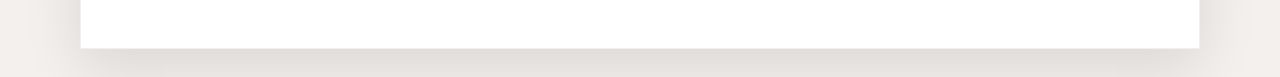
<file: diagrams.html>
<!doctype html>
<html lang="en">
<head>
  <meta charset="utf-8">
  <meta name="viewport" content="width=device-width, initial-scale=1">
  <title>MARPA Pipeline Diagrams</title>
  <link rel="stylesheet" href="assets/site.css">
</head>
<body>
  <header class="topbar">
    <nav class="shell nav">
      <a class="nav-brand" href="index.html"><img src="assets/marpa-mark.png" alt=""> MARPA Progress Docs</a>
      <div class="nav-links">
        <a href="naming-bridge.html">Naming Bridge</a>
        <a href="pipeline.html">Pipeline</a>
        <a href="diagrams.html">Diagrams</a>
        <a href="ifc-value.html">IFC Value</a>
        <a href="georeferencing.html">Georef</a>
        <a href="cost-formulas.html">Cost Data</a>
        <a href="predictive-pricing.html">Live Pricing</a>
        <a href="evidence-harvest.html">Evidence Harvest</a>
        <a href="process.html">Process</a>
      </div>
    </nav>
  </header>

  <main class="shell">
    <section class="page diagram-page">
      <img class="brand-small" src="assets/marpa-mark.png" alt="MARPA mark">
      <div class="kicker">Pipeline diagrams</div>
      <h1>Large-format data pipeline maps</h1>
      <div class="rule"></div>
      <p class="lead">These diagrams are intentionally long and vertical. They are meant to be read on screen during a conversation, not squeezed into a single horizontal technical chart.</p>
      <div class="diagram-jump">
        <a href="#pipeline-flow">Pipeline flow</a>
        <a href="#evidence-package">Evidence package</a>
        <a href="#parallel-work">Parallel work</a>
      </div>
    </section>

    <section id="pipeline-flow" class="page diagram-page">
      <img class="brand-small" src="assets/marpa-mark.png" alt="MARPA mark">
      <div class="kicker">Diagram 1</div>
      <h1>Pipeline flow from Vectorworks to useful project intelligence</h1>
      <div class="rule"></div>
      <p class="lead">The system starts with one design state, gathers every useful export, then builds one evidence package that can support IFC, cost analysis, reporting, and Vectorworks writeback.</p>

      <div class="big-diagram">
        <div class="big-node red">
          <h3>1. Same project / same design state</h3>
          <p>Open the current Vectorworks project and tie the whole harvest to that exact file state, active export settings, units, layers, sheets, and project context.</p>
        </div>

        <div class="big-arrow">↓</div>

        <div class="big-node">
          <h3>2. Vectorworks MCP and scripting harvest</h3>
          <p>Read document settings, layers, classes, records, worksheets, resources, symbols, plant records, and export capabilities directly from Vectorworks.</p>
        </div>

        <div class="big-arrow">↓</div>

        <div class="big-branch">
          <div class="big-node">
            <h3>PDF / document exports</h3>
            <p>Sheets, annotations, text, page geometry, images, plans, and human-facing report content.</p>
          </div>
          <div class="big-node">
            <h3>DWG / DXF / image exports</h3>
            <p>Hardscape linework, design-layer geometry, sheet images, rendered views, scale, and visual grouping.</p>
          </div>
          <div class="big-node">
            <h3>IFC / worksheet exports</h3>
            <p>Entity candidates, property coverage, schedules, quantities, cost rows, and formula evidence.</p>
          </div>
        </div>

        <div class="big-arrow">↓</div>

        <div class="big-node dark">
          <h3>3. Normalize into one source evidence package</h3>
          <p>Every extracted fact keeps its source file, page, layer, worksheet, object name, export settings, and extraction receipt.</p>
        </div>

        <div class="big-arrow">↓</div>

        <div class="big-node">
          <h3>4. Build MARPA naming and classification bridge</h3>
          <p>Original Vectorworks names stay preserved. MARPA adds stable object identity, canonical category, quantity basis, IFC mapping, and cost classification.</p>
        </div>

        <div class="big-arrow">↓</div>

        <div class="big-branch">
          <div class="big-node">
            <h3>IFC enrichment</h3>
            <p>Attach entities, property sets, quantities, source lineage, and MARPA object identity.</p>
          </div>
          <div class="big-node">
            <h3>Predictive pricing</h3>
            <p>Use object-level quantities, workbook formulas, historical costs, market factors, and estimate ranges.</p>
          </div>
          <div class="big-node">
            <h3>Review surface</h3>
            <p>Show live Marimo reports, dashboards, 3D review, and scenario sliders for project decisions.</p>
          </div>
        </div>

        <div class="big-arrow">↓</div>

        <div class="big-node red">
          <h3>5. Write useful information back into Vectorworks</h3>
          <p>Enriched IFC and receipts make Vectorworks more useful on the next project: better objects, better schedules, better search, and better cost analysis.</p>
        </div>
      </div>
    </section>

    <section id="evidence-package" class="page diagram-page">
      <img class="brand-small" src="assets/marpa-mark.png" alt="MARPA mark">
      <div class="kicker">Diagram 2</div>
      <h1>Evidence package structure</h1>
      <div class="rule"></div>
      <p class="lead">The evidence package is the thing we build before final database schemas. It says what was extracted, where it came from, what it might mean, and what still needs comparison.</p>

      <div class="evidence-stack">
        <div class="evidence-group">
          <header><h3>Project and export identity</h3></header>
          <div class="evidence-body">
            <span class="evidence-token">MarpaProject</span>
            <div>
              <p>Project code, job number, client/project name, active Vectorworks file, project state, and export run identity.</p>
            </div>
          </div>
          <div class="evidence-body">
            <span class="evidence-token">ExportArtifact</span>
            <div>
              <p>Each PDF, IFC, DWG/DXF, worksheet, image, and report gets a source path, file hash, export settings, timestamp, and method.</p>
            </div>
          </div>
        </div>

        <div class="big-arrow">↓</div>

        <div class="evidence-group">
          <header><h3>Document and page extraction</h3></header>
          <div class="evidence-body">
            <span class="evidence-token">ExtractedPage</span>
            <div>
              <p>Sheet number, page size, render, scale clues, sheet title, and page-level source references.</p>
            </div>
          </div>
          <div class="evidence-body">
            <span class="evidence-token">PdfTextSpan</span>
            <div>
              <p>Labels, dimensions, notes, callouts, schedules, and any text that can help classify objects or quantities.</p>
            </div>
          </div>
          <div class="evidence-body">
            <span class="evidence-token">ExtractedImageAsset</span>
            <div>
              <p>Plan images, plant symbols, rendered sheet views, background-removed assets, and visual segmentation candidates.</p>
            </div>
          </div>
        </div>

        <div class="big-arrow">↓</div>

        <div class="evidence-group">
          <header><h3>Vectorworks and geometry evidence</h3></header>
          <div class="evidence-body">
            <span class="evidence-token">VectorworksObjectIdentity</span>
            <div>
              <p>Layer, class, object name, record format, worksheet, resource name, symbol reference, plant record, and document context.</p>
            </div>
          </div>
          <div class="evidence-body">
            <span class="evidence-token">PdfVectorPath</span>
            <div>
              <p>Vector linework, possible object boundaries, text-relative geometry, sheet-space coordinates, and plan symbols.</p>
            </div>
          </div>
          <div class="evidence-body">
            <span class="evidence-token">GeometryCandidate</span>
            <div>
              <p>Hardscape, wall, planting bed, tree, material area, or other spatial object candidate with source confidence.</p>
            </div>
          </div>
        </div>

        <div class="big-arrow">↓</div>

        <div class="evidence-group">
          <header><h3>Quantity, classification, and cost meaning</h3></header>
          <div class="evidence-body">
            <span class="evidence-token">QuantityEvidence</span>
            <div>
              <p>Count, area, length, volume, unit, worksheet source, geometry source, and measurement basis.</p>
            </div>
          </div>
          <div class="evidence-body">
            <span class="evidence-token">ClassificationCandidate</span>
            <div>
              <p>MARPA category, IFC entity candidate, property set mapping, cost code, material basis, and estimate group.</p>
            </div>
          </div>
          <div class="evidence-body">
            <span class="evidence-token">SourceLineage</span>
            <div>
              <p>Which file, page, worksheet, object, export, script, or model produced each fact, so the pipeline can explain itself later.</p>
            </div>
          </div>
        </div>
      </div>
    </section>

    <section id="parallel-work" class="page diagram-page">
      <img class="brand-small" src="assets/marpa-mark.png" alt="MARPA mark">
      <div class="kicker">Diagram 3</div>
      <h1>Parallel work lanes that converge into the MARPA model</h1>
      <div class="rule"></div>
      <p class="lead">These lanes can move at the same time. They do not become final schemas until the source evidence is understood and the naming bridge is clear.</p>

      <div class="lane-list">
        <div class="lane">
          <div class="lane-number">1</div>
          <div class="lane-card">
            <h3>Project control-file shortlist</h3>
            <p>Separate current project VWX files from backups, libraries, templates, samples, and platform/tooling files.</p>
          </div>
        </div>

        <div class="lane">
          <div class="lane-number">2</div>
          <div class="lane-card">
            <h3>Vectorworks MCP harvest</h3>
            <p>Inspect the active document: layers, classes, records, worksheets, resources, symbols, plants, units, export settings, and document preferences.</p>
          </div>
        </div>

        <div class="lane">
          <div class="lane-number">3</div>
          <div class="lane-card">
            <h3>Export matrix</h3>
            <p>Export PDF, DWG/DXF, IFC variants, worksheets, reports, design-layer images, sheet images, and resource evidence from the same design state.</p>
          </div>
        </div>

        <div class="lane">
          <div class="lane-number">4</div>
          <div class="lane-card">
            <h3>Document and image separation</h3>
            <p>Use document extraction to split pages into text, tables, vector paths, figures, images, layout blocks, and background-removed visual assets.</p>
          </div>
        </div>

        <div class="lane">
          <div class="lane-number">5</div>
          <div class="lane-card">
            <h3>Workbook and formula extraction</h3>
            <p>Preserve XLSX formulas, schedules, quantities, rates, markup logic, margin assumptions, and report-template fields as source evidence.</p>
          </div>
        </div>

        <div class="lane">
          <div class="lane-number">6</div>
          <div class="lane-card">
            <h3>IFC version comparison</h3>
            <p>Compare IFC 2x3, IFC4, and IFC4x3 exports to see which entities, properties, geometry, and quantities actually survive each path.</p>
          </div>
        </div>

        <div class="big-arrow">↓</div>

        <div class="big-node red">
          <h3>Convergence point: MARPA naming and Pydantic model</h3>
          <p>All lanes feed one object identity model: Vectorworks source identity, MARPA canonical name, geometry evidence, quantity evidence, IFC mapping, cost classification, and source lineage.</p>
        </div>

        <div class="big-arrow">↓</div>

        <div class="big-branch">
          <div class="big-node">
            <h3>Normalized database</h3>
            <p>Only after evidence and naming are understood.</p>
          </div>
          <div class="big-node">
            <h3>Predictive pricing</h3>
            <p>Object-level costs, ranges, risk, and report values.</p>
          </div>
          <div class="big-node">
            <h3>Vectorworks writeback</h3>
            <p>Enriched IFC and better project objects.</p>
          </div>
        </div>
      </div>
    </section>
  </main>
</body>
</html>
</file>
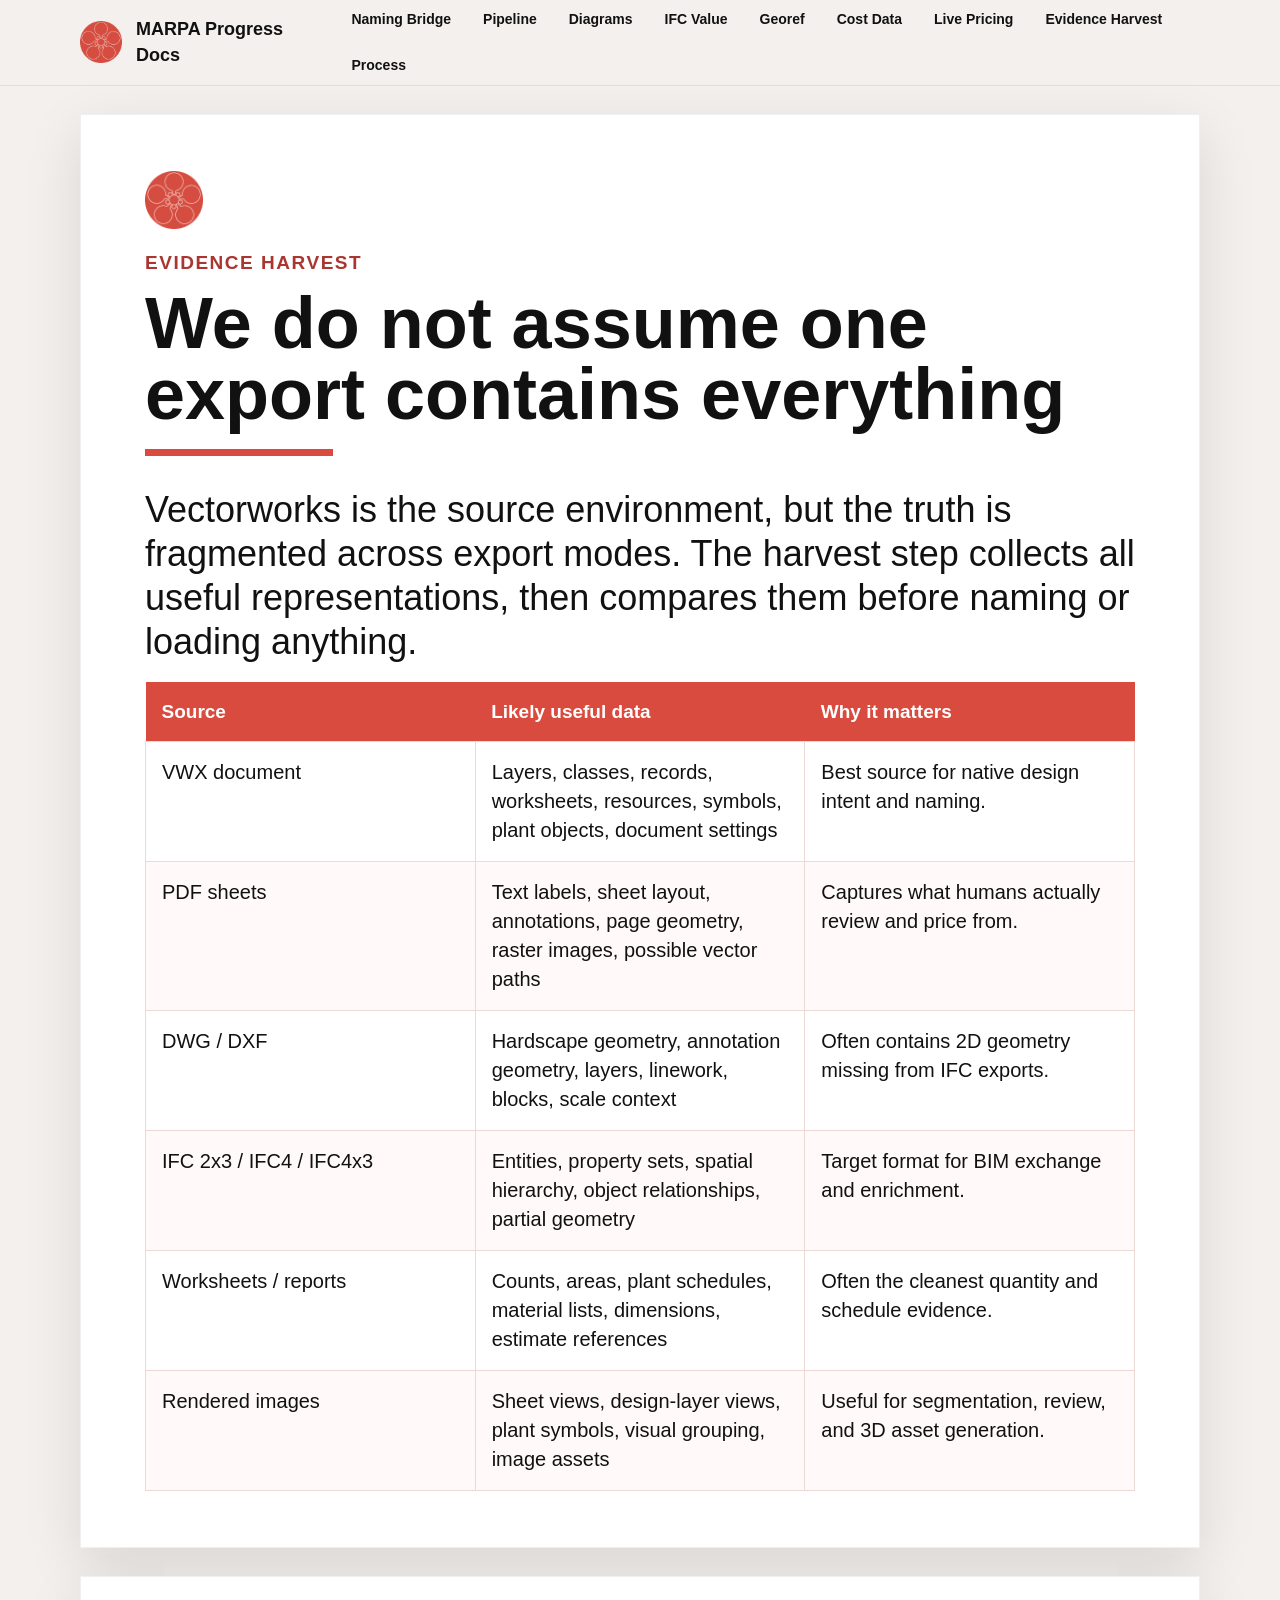
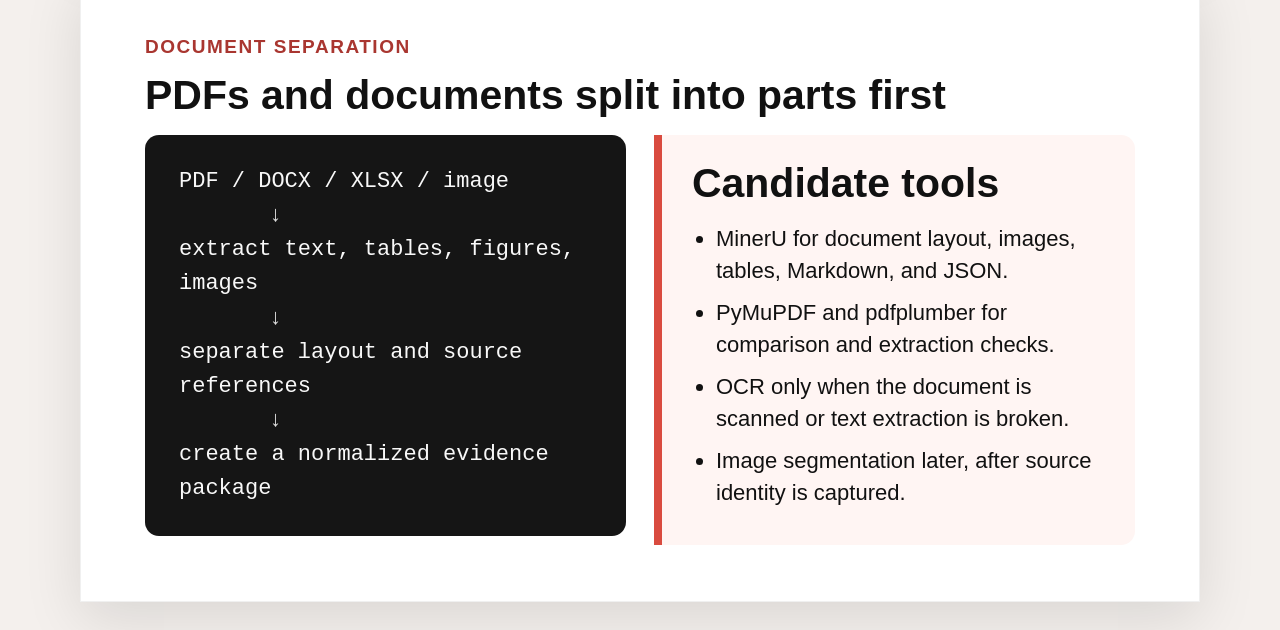
<file: evidence-harvest.html>
<!doctype html>
<html lang="en">
<head>
  <meta charset="utf-8">
  <meta name="viewport" content="width=device-width, initial-scale=1">
  <title>MARPA Evidence Harvest</title>
  <link rel="stylesheet" href="assets/site.css">
</head>
<body>
  <header class="topbar">
    <nav class="shell nav">
      <a class="nav-brand" href="index.html"><img src="assets/marpa-mark.png" alt=""> MARPA Progress Docs</a>
      <div class="nav-links">
        <a href="naming-bridge.html">Naming Bridge</a>
        <a href="pipeline.html">Pipeline</a>
        <a href="diagrams.html">Diagrams</a>
        <a href="ifc-value.html">IFC Value</a>
        <a href="georeferencing.html">Georef</a>
        <a href="cost-formulas.html">Cost Data</a>
        <a href="predictive-pricing.html">Live Pricing</a>
        <a href="evidence-harvest.html">Evidence Harvest</a>
        <a href="process.html">Process</a>
      </div>
    </nav>
  </header>

  <main class="shell">
    <section class="page">
      <img class="brand-small" src="assets/marpa-mark.png" alt="MARPA mark">
      <div class="kicker">Evidence harvest</div>
      <h1>We do not assume one export contains everything</h1>
      <div class="rule"></div>
      <p class="lead">Vectorworks is the source environment, but the truth is fragmented across export modes. The harvest step collects all useful representations, then compares them before naming or loading anything.</p>

      <table class="matrix">
        <thead>
          <tr>
            <th>Source</th>
            <th>Likely useful data</th>
            <th>Why it matters</th>
          </tr>
        </thead>
        <tbody>
          <tr>
            <td>VWX document</td>
            <td>Layers, classes, records, worksheets, resources, symbols, plant objects, document settings</td>
            <td>Best source for native design intent and naming.</td>
          </tr>
          <tr>
            <td>PDF sheets</td>
            <td>Text labels, sheet layout, annotations, page geometry, raster images, possible vector paths</td>
            <td>Captures what humans actually review and price from.</td>
          </tr>
          <tr>
            <td>DWG / DXF</td>
            <td>Hardscape geometry, annotation geometry, layers, linework, blocks, scale context</td>
            <td>Often contains 2D geometry missing from IFC exports.</td>
          </tr>
          <tr>
            <td>IFC 2x3 / IFC4 / IFC4x3</td>
            <td>Entities, property sets, spatial hierarchy, object relationships, partial geometry</td>
            <td>Target format for BIM exchange and enrichment.</td>
          </tr>
          <tr>
            <td>Worksheets / reports</td>
            <td>Counts, areas, plant schedules, material lists, dimensions, estimate references</td>
            <td>Often the cleanest quantity and schedule evidence.</td>
          </tr>
          <tr>
            <td>Rendered images</td>
            <td>Sheet views, design-layer views, plant symbols, visual grouping, image assets</td>
            <td>Useful for segmentation, review, and 3D asset generation.</td>
          </tr>
        </tbody>
      </table>
    </section>

    <section class="page compact-page">
      <div class="kicker">Document separation</div>
      <h2>PDFs and documents split into parts first</h2>
      <div class="grid-2">
        <div class="flow">
          <div>PDF / DOCX / XLSX / image</div>
          <div class="arrow">↓</div>
          <div>extract text, tables, figures, images</div>
          <div class="arrow">↓</div>
          <div>separate layout and source references</div>
          <div class="arrow">↓</div>
          <div>create a normalized evidence package</div>
        </div>
        <div class="benefits">
          <h2>Candidate tools</h2>
          <ul>
            <li>MinerU for document layout, images, tables, Markdown, and JSON.</li>
            <li>PyMuPDF and pdfplumber for comparison and extraction checks.</li>
            <li>OCR only when the document is scanned or text extraction is broken.</li>
            <li>Image segmentation later, after source identity is captured.</li>
          </ul>
        </div>
      </div>
    </section>
  </main>
</body>
</html>
</file>
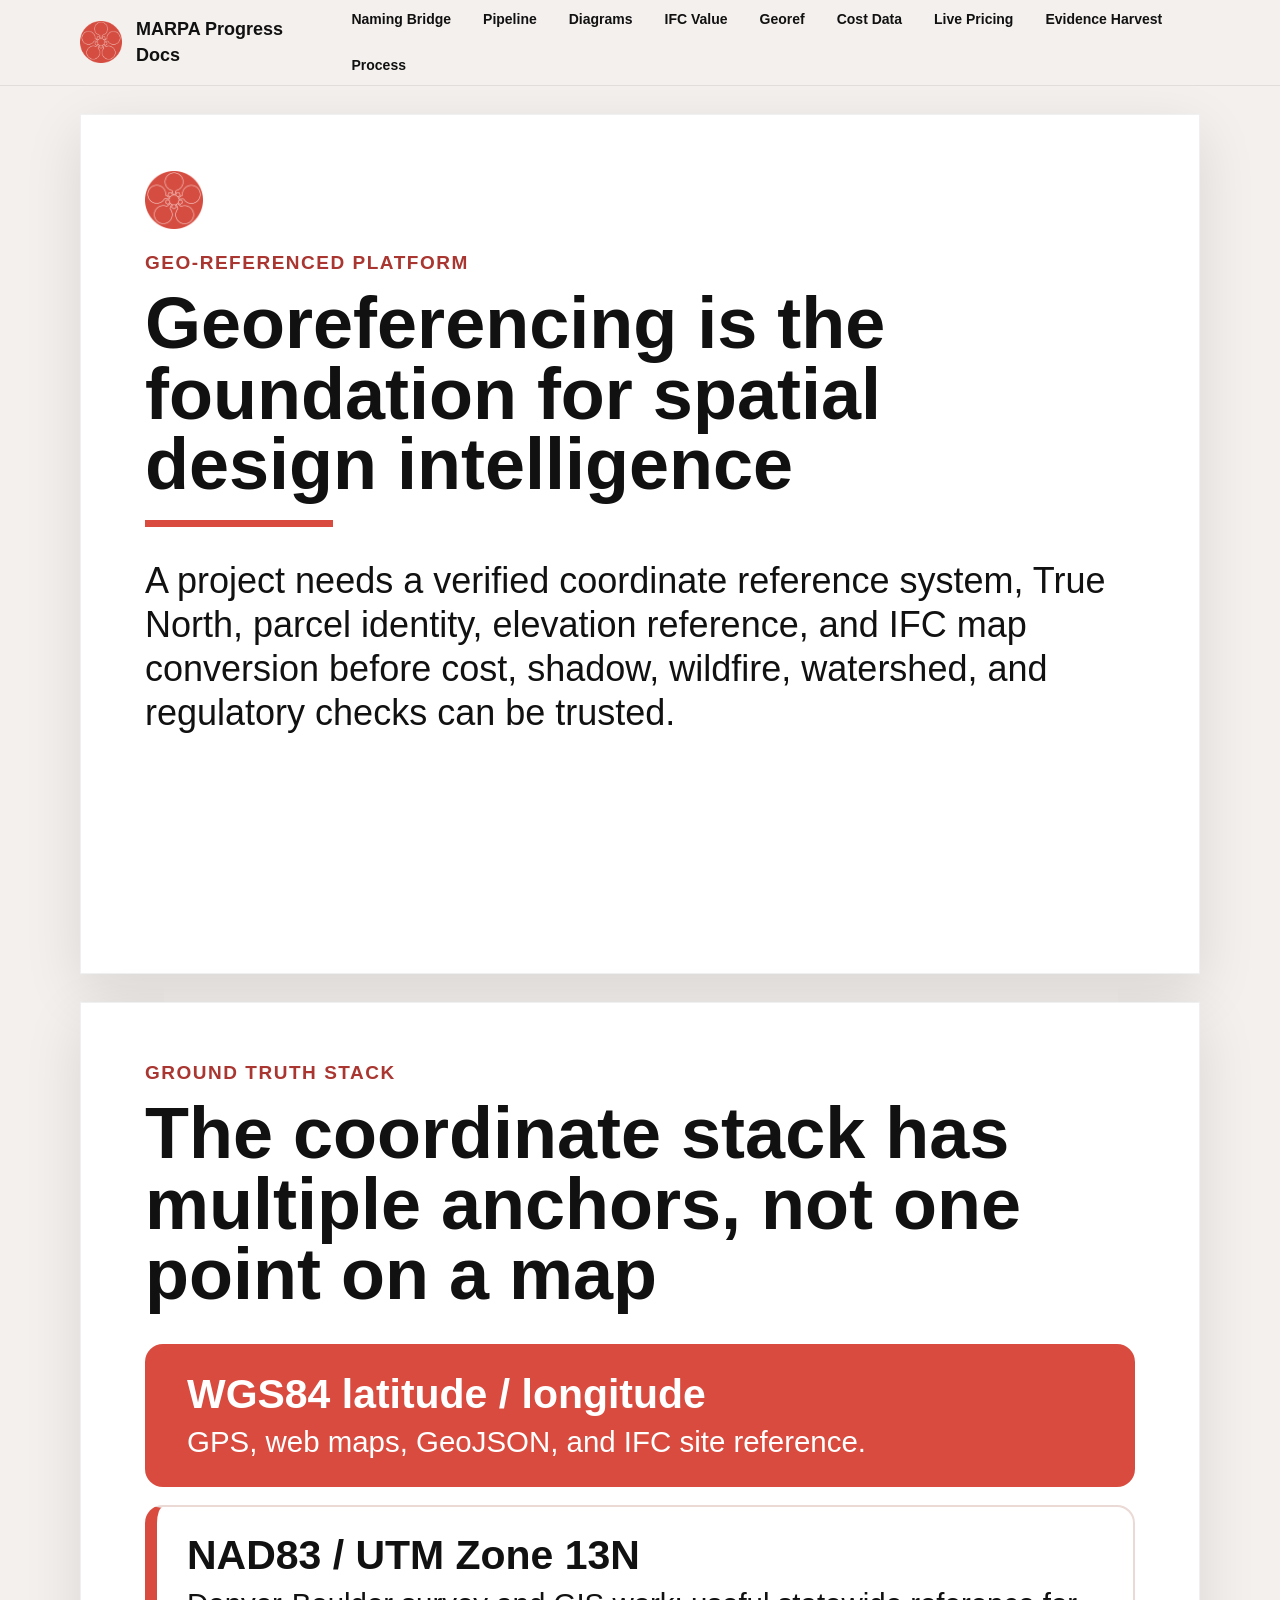
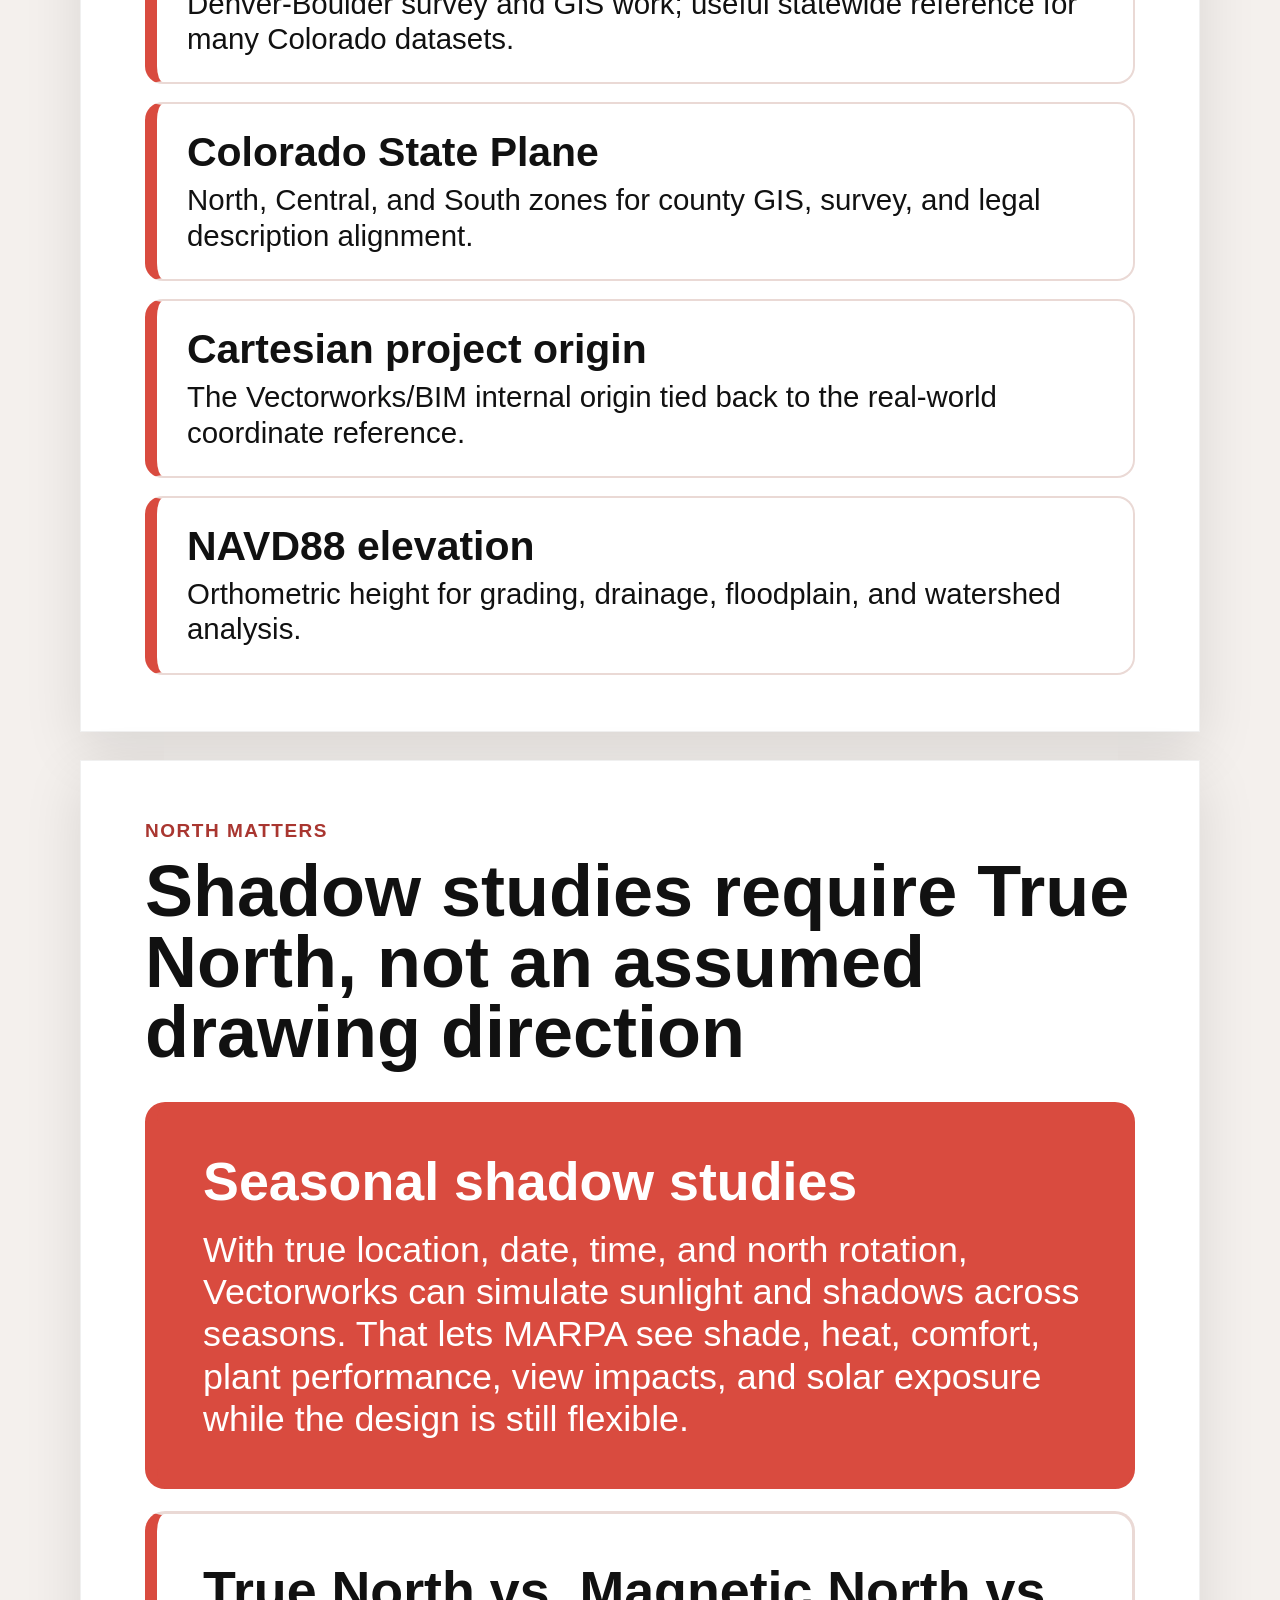
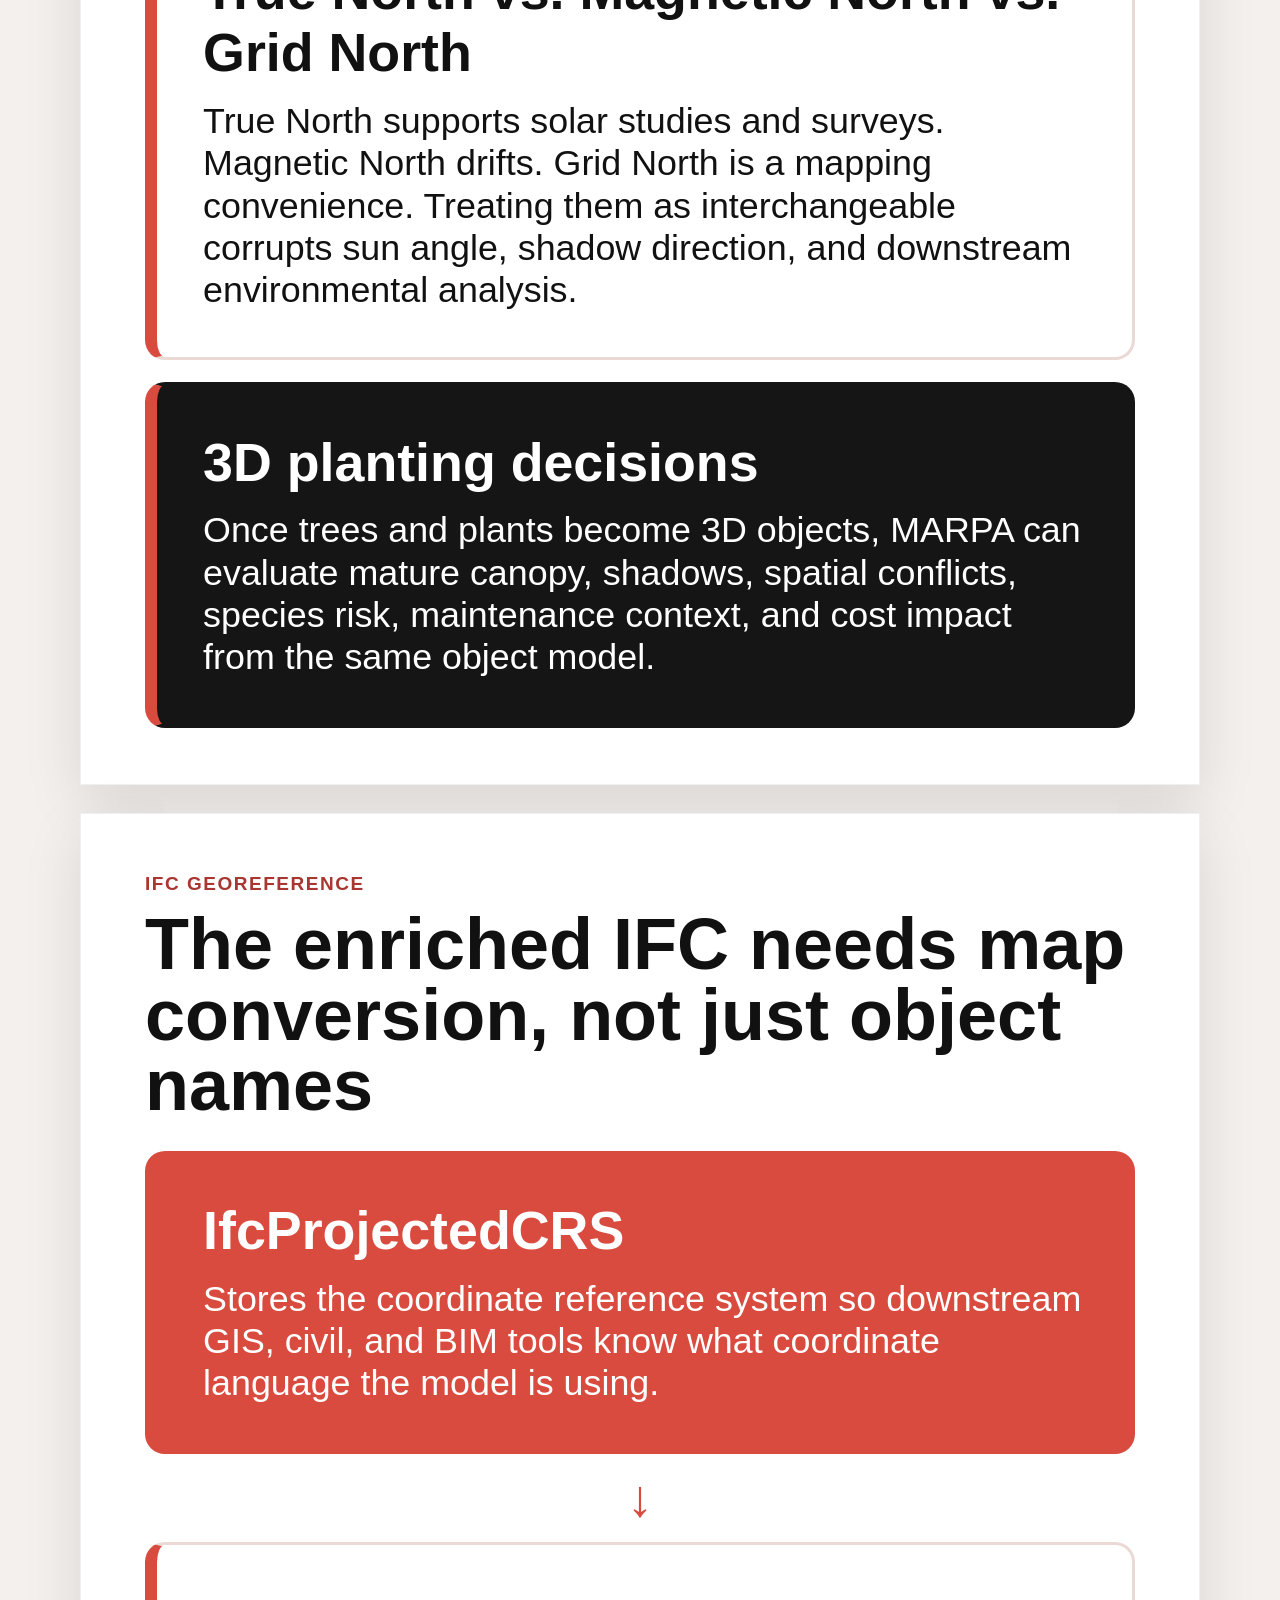
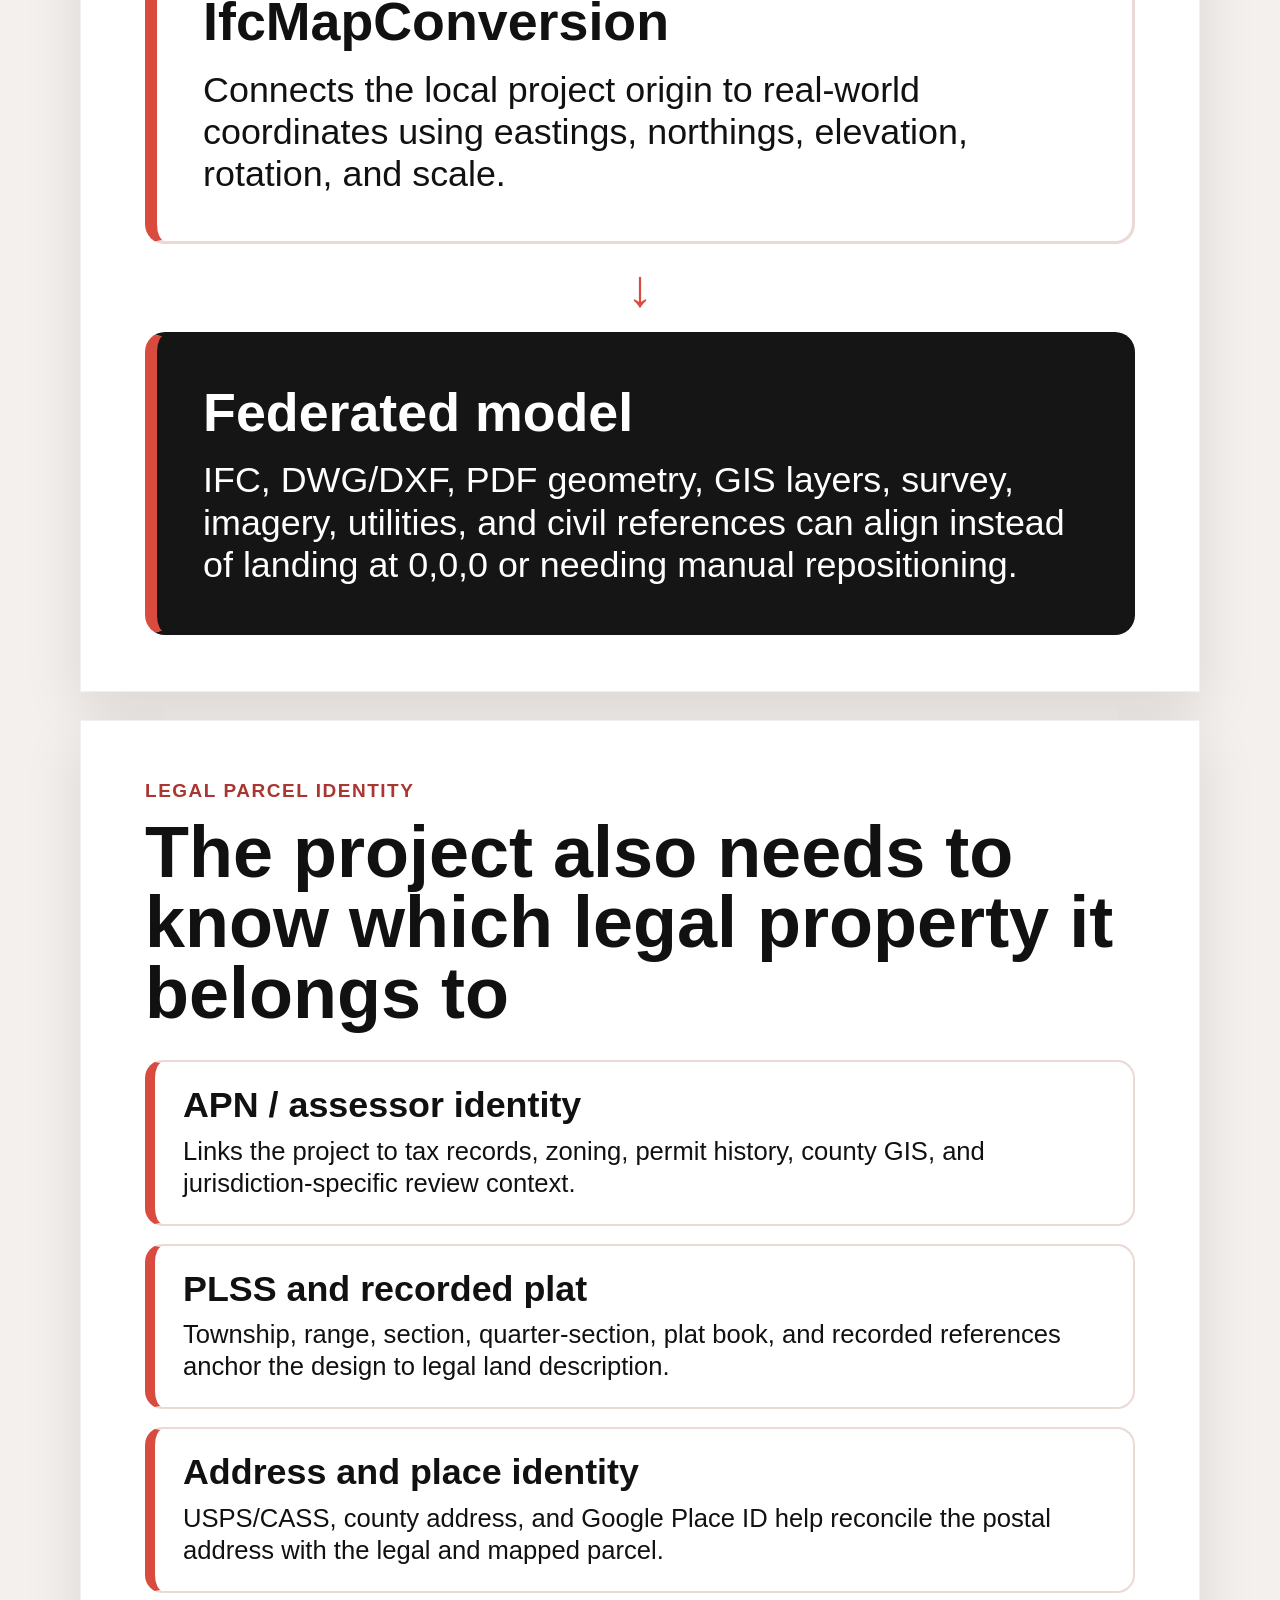
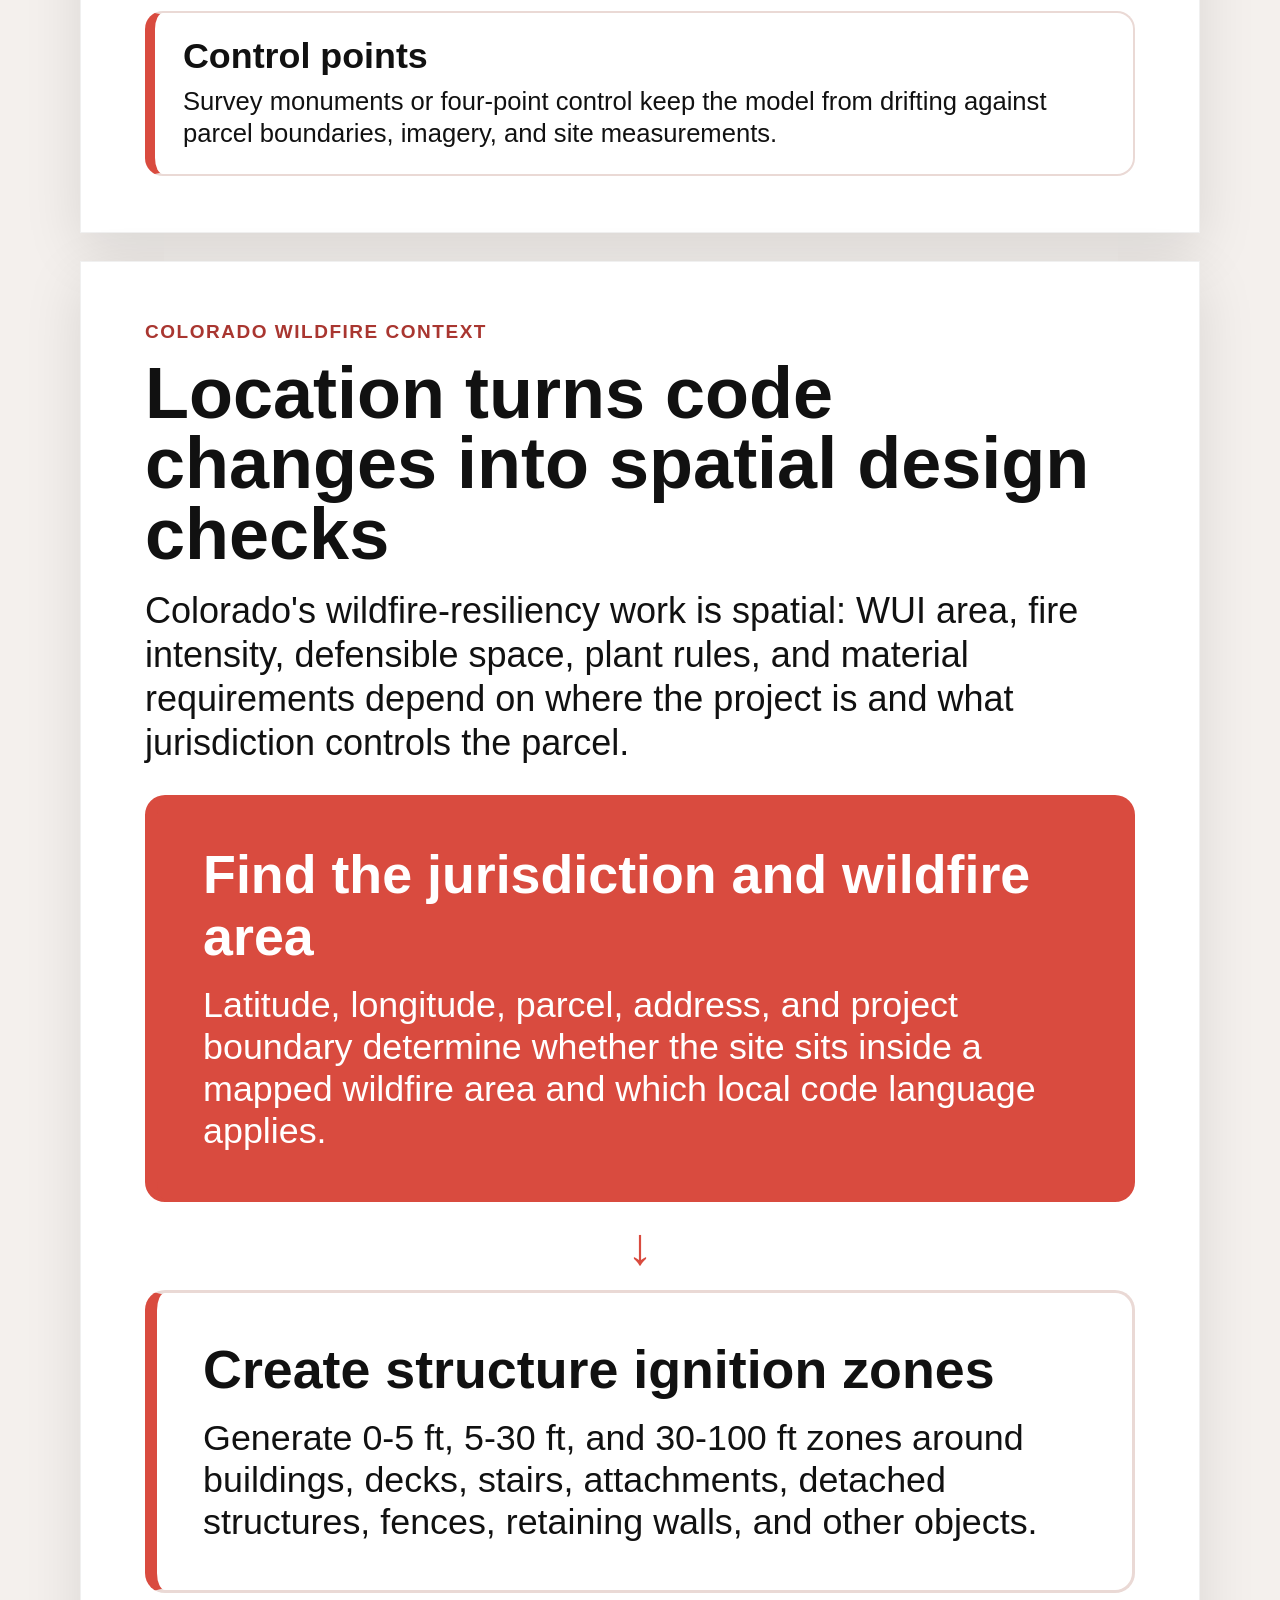
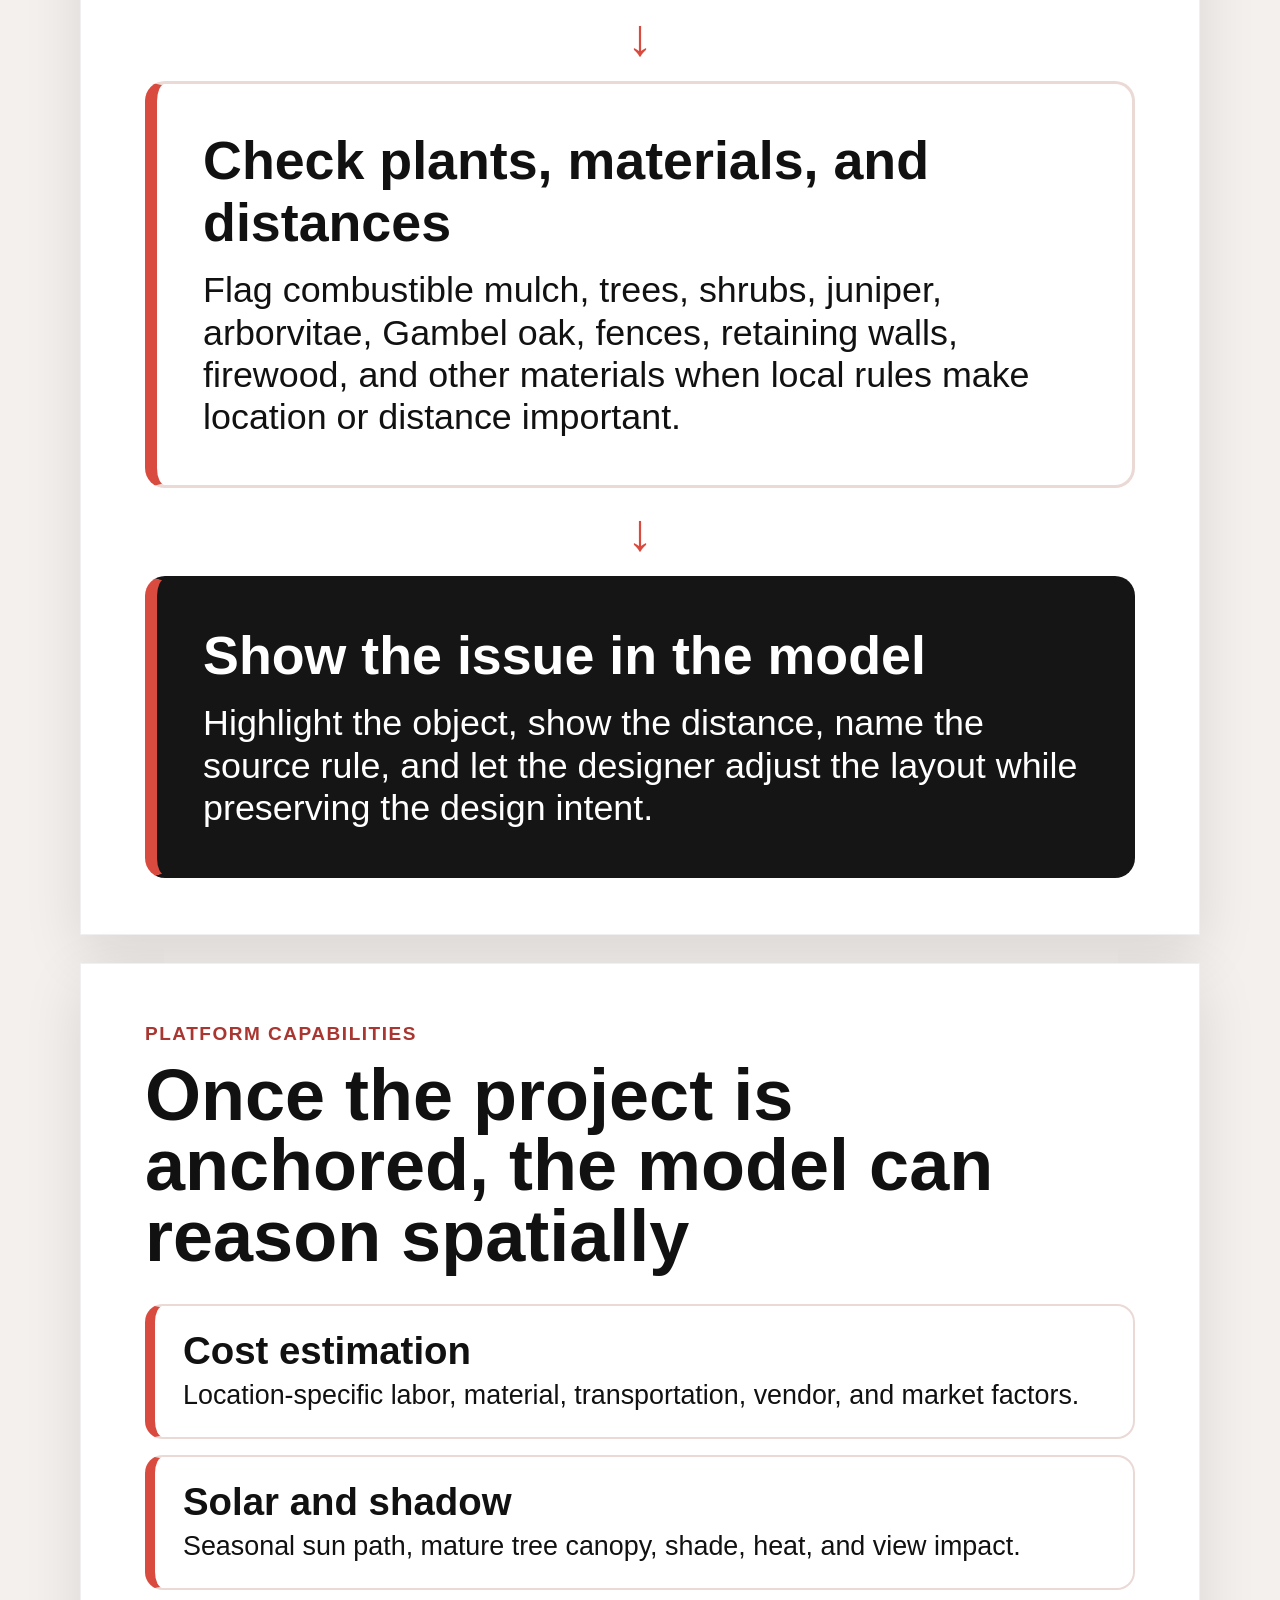
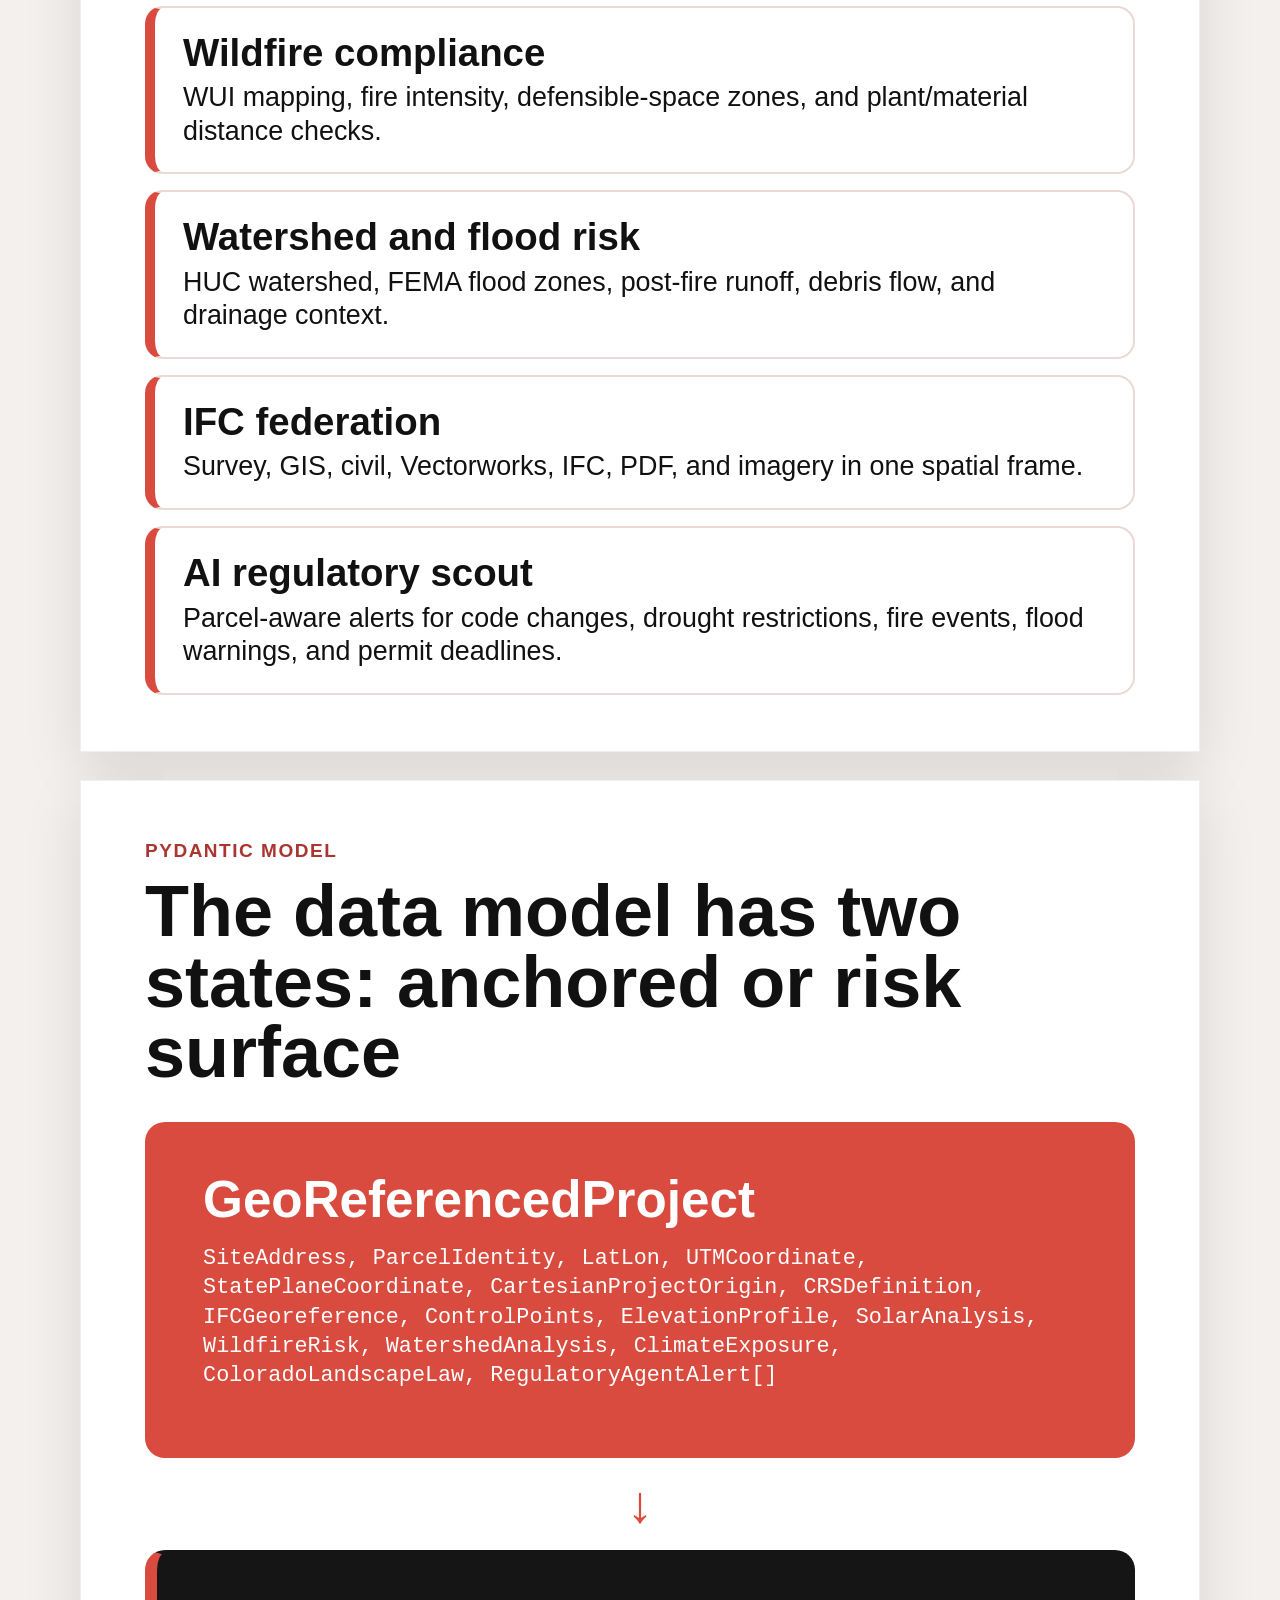
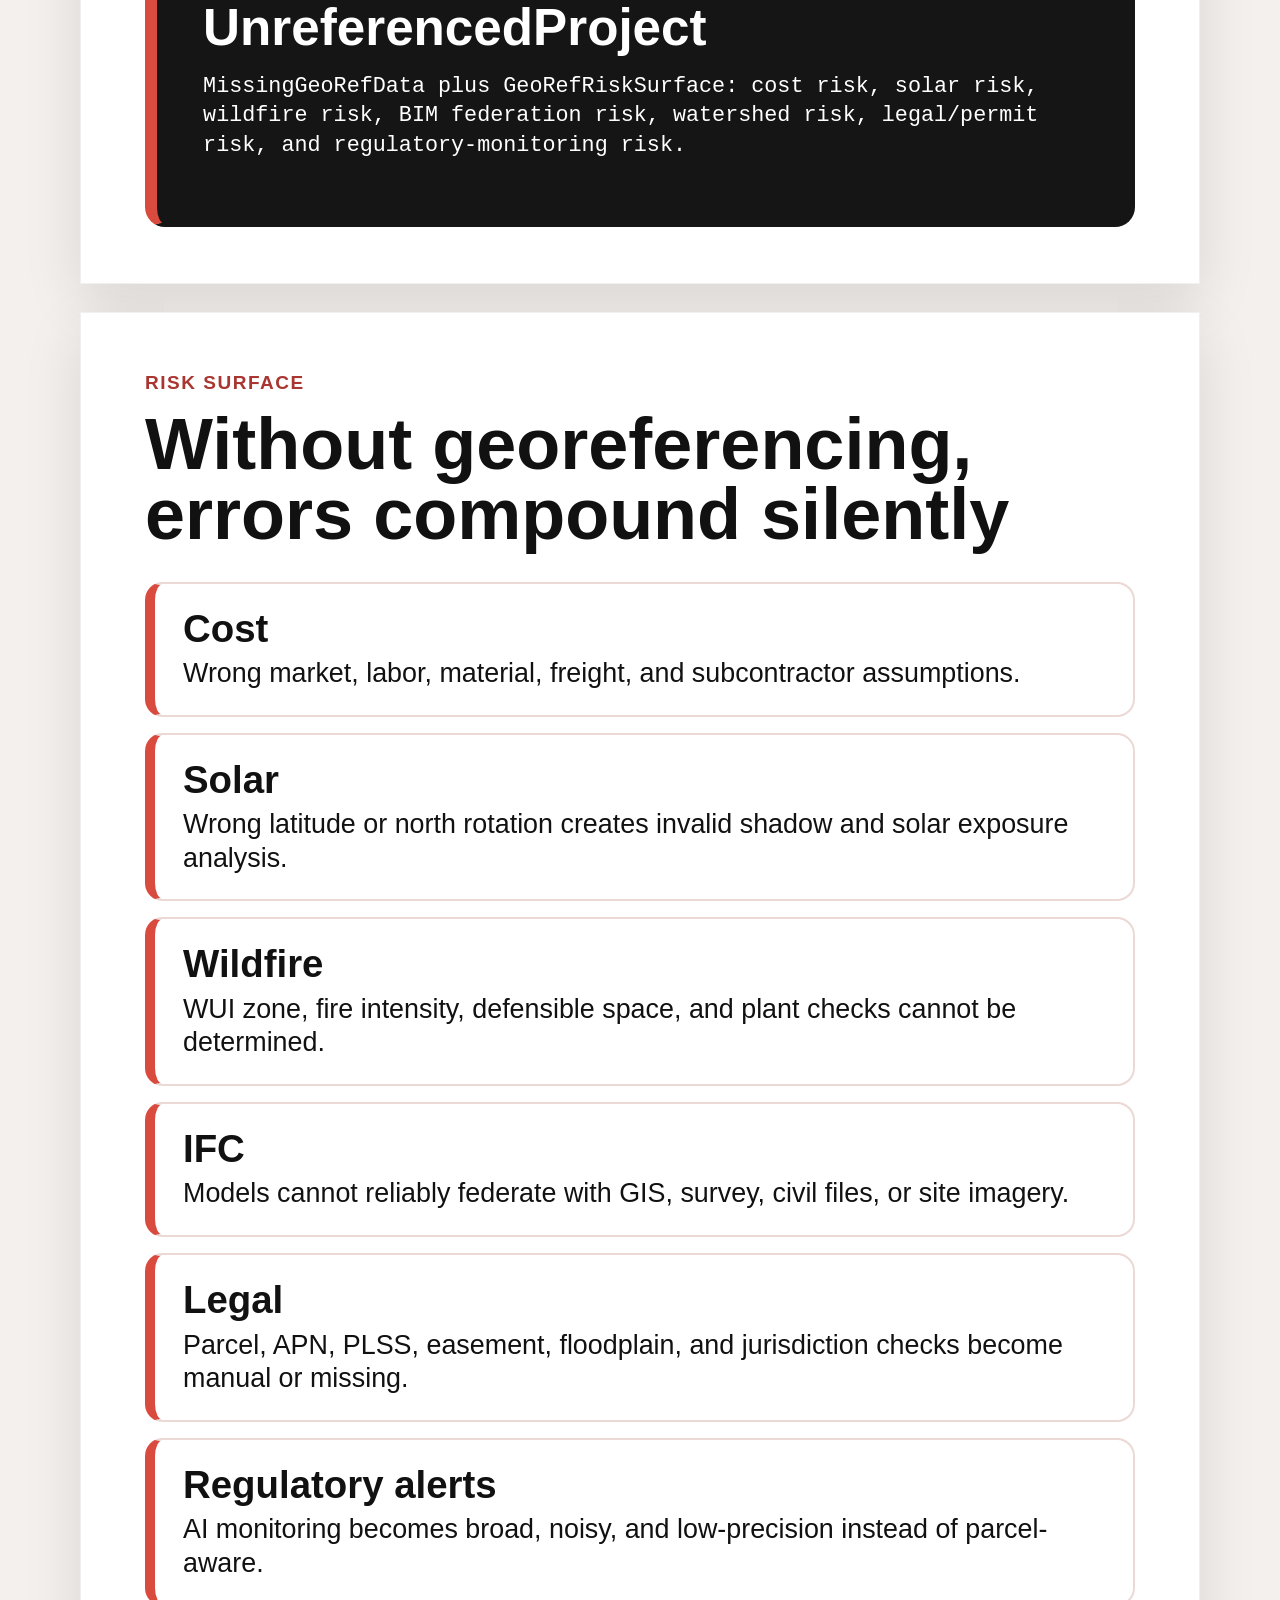
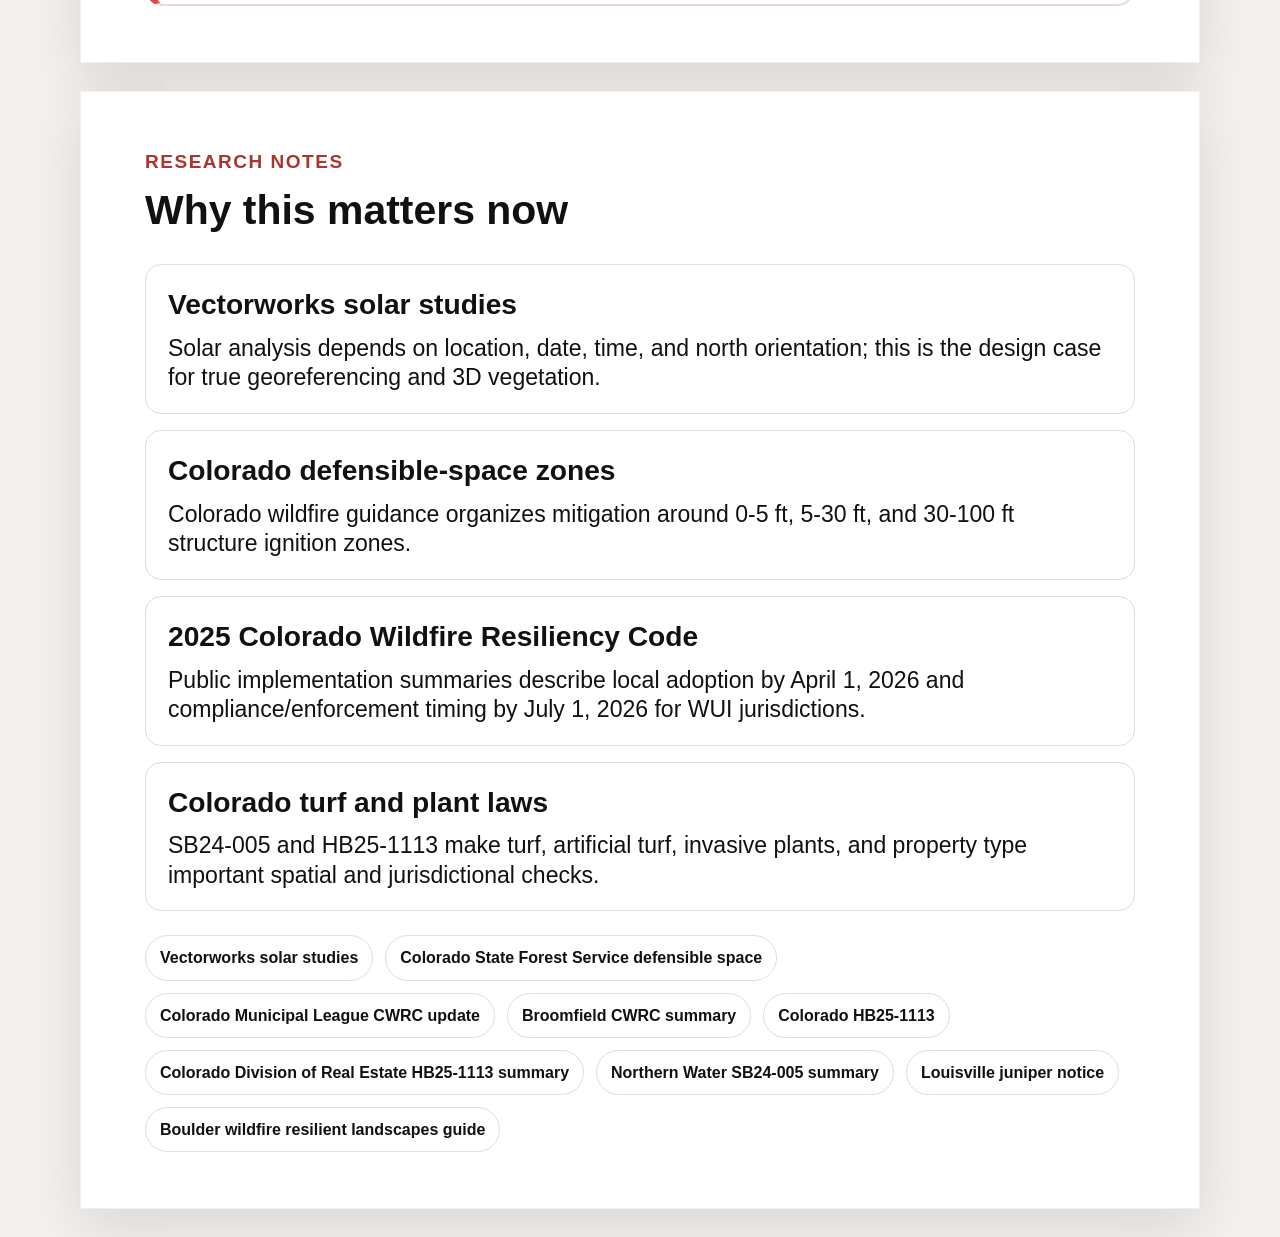
<file: georeferencing.html>
<!doctype html>
<html lang="en">
<head>
  <meta charset="utf-8">
  <meta name="viewport" content="width=device-width, initial-scale=1">
  <title>Georeferencing And Project Coordinates</title>
  <link rel="stylesheet" href="assets/site.css">
</head>
<body>
  <header class="topbar">
    <nav class="shell nav">
      <a class="nav-brand" href="index.html"><img src="assets/marpa-mark.png" alt=""> MARPA Progress Docs</a>
      <div class="nav-links">
        <a href="naming-bridge.html">Naming Bridge</a>
        <a href="pipeline.html">Pipeline</a>
        <a href="diagrams.html">Diagrams</a>
        <a href="ifc-value.html">IFC Value</a>
        <a href="georeferencing.html">Georef</a>
        <a href="cost-formulas.html">Cost Data</a>
        <a href="predictive-pricing.html">Live Pricing</a>
        <a href="evidence-harvest.html">Evidence Harvest</a>
        <a href="process.html">Process</a>
      </div>
    </nav>
  </header>

  <main class="shell">
    <section class="page">
      <img class="brand-small" src="assets/marpa-mark.png" alt="MARPA mark">
      <div class="kicker">Geo-referenced platform</div>
      <h1>Georeferencing is the foundation for spatial design intelligence</h1>
      <div class="rule"></div>
      <p class="lead">A project needs a verified coordinate reference system, True North, parcel identity, elevation reference, and IFC map conversion before cost, shadow, wildfire, watershed, and regulatory checks can be trusted.</p>
    </section>

    <section class="page georef-reading-page">
      <div class="kicker">Ground truth stack</div>
      <h1>The coordinate stack has multiple anchors, not one point on a map</h1>
      <div class="geo-stack">
        <div class="geo-stack-card red">
          <strong>WGS84 latitude / longitude</strong>
          <span>GPS, web maps, GeoJSON, and IFC site reference.</span>
        </div>
        <div class="geo-stack-card">
          <strong>NAD83 / UTM Zone 13N</strong>
          <span>Denver-Boulder survey and GIS work; useful statewide reference for many Colorado datasets.</span>
        </div>
        <div class="geo-stack-card">
          <strong>Colorado State Plane</strong>
          <span>North, Central, and South zones for county GIS, survey, and legal description alignment.</span>
        </div>
        <div class="geo-stack-card">
          <strong>Cartesian project origin</strong>
          <span>The Vectorworks/BIM internal origin tied back to the real-world coordinate reference.</span>
        </div>
        <div class="geo-stack-card">
          <strong>NAVD88 elevation</strong>
          <span>Orthometric height for grading, drainage, floodplain, and watershed analysis.</span>
        </div>
      </div>
    </section>

    <section class="page georef-reading-page">
      <div class="kicker">North matters</div>
      <h1>Shadow studies require True North, not an assumed drawing direction</h1>
      <div class="georef-benefit-grid">
        <div class="big-node red georef-readable-card">
          <h3>Seasonal shadow studies</h3>
          <p>With true location, date, time, and north rotation, Vectorworks can simulate sunlight and shadows across seasons. That lets MARPA see shade, heat, comfort, plant performance, view impacts, and solar exposure while the design is still flexible.</p>
        </div>
        <div class="big-node georef-readable-card">
          <h3>True North vs. Magnetic North vs. Grid North</h3>
          <p>True North supports solar studies and surveys. Magnetic North drifts. Grid North is a mapping convenience. Treating them as interchangeable corrupts sun angle, shadow direction, and downstream environmental analysis.</p>
        </div>
        <div class="big-node dark georef-readable-card">
          <h3>3D planting decisions</h3>
          <p>Once trees and plants become 3D objects, MARPA can evaluate mature canopy, shadows, spatial conflicts, species risk, maintenance context, and cost impact from the same object model.</p>
        </div>
      </div>
    </section>

    <section class="page georef-reading-page">
      <div class="kicker">IFC georeference</div>
      <h1>The enriched IFC needs map conversion, not just object names</h1>
      <div class="big-diagram">
        <div class="big-node red georef-readable-card">
          <h3>IfcProjectedCRS</h3>
          <p>Stores the coordinate reference system so downstream GIS, civil, and BIM tools know what coordinate language the model is using.</p>
        </div>
        <div class="big-arrow">↓</div>
        <div class="big-node georef-readable-card">
          <h3>IfcMapConversion</h3>
          <p>Connects the local project origin to real-world coordinates using eastings, northings, elevation, rotation, and scale.</p>
        </div>
        <div class="big-arrow">↓</div>
        <div class="big-node dark georef-readable-card">
          <h3>Federated model</h3>
          <p>IFC, DWG/DXF, PDF geometry, GIS layers, survey, imagery, utilities, and civil references can align instead of landing at 0,0,0 or needing manual repositioning.</p>
        </div>
      </div>
    </section>

    <section class="page georef-reading-page">
      <div class="kicker">Legal parcel identity</div>
      <h1>The project also needs to know which legal property it belongs to</h1>
      <div class="georef-check-grid">
        <div class="georef-check-card">
          <strong>APN / assessor identity</strong>
          <p>Links the project to tax records, zoning, permit history, county GIS, and jurisdiction-specific review context.</p>
        </div>
        <div class="georef-check-card">
          <strong>PLSS and recorded plat</strong>
          <p>Township, range, section, quarter-section, plat book, and recorded references anchor the design to legal land description.</p>
        </div>
        <div class="georef-check-card">
          <strong>Address and place identity</strong>
          <p>USPS/CASS, county address, and Google Place ID help reconcile the postal address with the legal and mapped parcel.</p>
        </div>
        <div class="georef-check-card">
          <strong>Control points</strong>
          <p>Survey monuments or four-point control keep the model from drifting against parcel boundaries, imagery, and site measurements.</p>
        </div>
      </div>
    </section>

    <section class="page georef-reading-page">
      <div class="kicker">Colorado wildfire context</div>
      <h1>Location turns code changes into spatial design checks</h1>
      <p class="lead">Colorado's wildfire-resiliency work is spatial: WUI area, fire intensity, defensible space, plant rules, and material requirements depend on where the project is and what jurisdiction controls the parcel.</p>

      <div class="big-diagram">
        <div class="big-node red georef-readable-card">
          <h3>Find the jurisdiction and wildfire area</h3>
          <p>Latitude, longitude, parcel, address, and project boundary determine whether the site sits inside a mapped wildfire area and which local code language applies.</p>
        </div>
        <div class="big-arrow">↓</div>
        <div class="big-node georef-readable-card">
          <h3>Create structure ignition zones</h3>
          <p>Generate 0-5 ft, 5-30 ft, and 30-100 ft zones around buildings, decks, stairs, attachments, detached structures, fences, retaining walls, and other objects.</p>
        </div>
        <div class="big-arrow">↓</div>
        <div class="big-node georef-readable-card">
          <h3>Check plants, materials, and distances</h3>
          <p>Flag combustible mulch, trees, shrubs, juniper, arborvitae, Gambel oak, fences, retaining walls, firewood, and other materials when local rules make location or distance important.</p>
        </div>
        <div class="big-arrow">↓</div>
        <div class="big-node dark georef-readable-card">
          <h3>Show the issue in the model</h3>
          <p>Highlight the object, show the distance, name the source rule, and let the designer adjust the layout while preserving the design intent.</p>
        </div>
      </div>
    </section>

    <section class="page georef-reading-page">
      <div class="kicker">Platform capabilities</div>
      <h1>Once the project is anchored, the model can reason spatially</h1>
      <div class="geo-capability-list">
        <div><strong>Cost estimation</strong><span>Location-specific labor, material, transportation, vendor, and market factors.</span></div>
        <div><strong>Solar and shadow</strong><span>Seasonal sun path, mature tree canopy, shade, heat, and view impact.</span></div>
        <div><strong>Wildfire compliance</strong><span>WUI mapping, fire intensity, defensible-space zones, and plant/material distance checks.</span></div>
        <div><strong>Watershed and flood risk</strong><span>HUC watershed, FEMA flood zones, post-fire runoff, debris flow, and drainage context.</span></div>
        <div><strong>IFC federation</strong><span>Survey, GIS, civil, Vectorworks, IFC, PDF, and imagery in one spatial frame.</span></div>
        <div><strong>AI regulatory scout</strong><span>Parcel-aware alerts for code changes, drought restrictions, fire events, flood warnings, and permit deadlines.</span></div>
      </div>
    </section>

    <section class="page georef-reading-page">
      <div class="kicker">Pydantic model</div>
      <h1>The data model has two states: anchored or risk surface</h1>
      <div class="geo-model-tree">
        <div class="geo-model-card red">
          <h3>GeoReferencedProject</h3>
          <p>SiteAddress, ParcelIdentity, LatLon, UTMCoordinate, StatePlaneCoordinate, CartesianProjectOrigin, CRSDefinition, IFCGeoreference, ControlPoints, ElevationProfile, SolarAnalysis, WildfireRisk, WatershedAnalysis, ClimateExposure, ColoradoLandscapeLaw, RegulatoryAgentAlert[]</p>
        </div>
        <div class="big-arrow">↓</div>
        <div class="geo-model-card dark">
          <h3>UnreferencedProject</h3>
          <p>MissingGeoRefData plus GeoRefRiskSurface: cost risk, solar risk, wildfire risk, BIM federation risk, watershed risk, legal/permit risk, and regulatory-monitoring risk.</p>
        </div>
      </div>
    </section>

    <section class="page georef-reading-page">
      <div class="kicker">Risk surface</div>
      <h1>Without georeferencing, errors compound silently</h1>
      <div class="geo-compare-list">
        <div><strong>Cost</strong><span>Wrong market, labor, material, freight, and subcontractor assumptions.</span></div>
        <div><strong>Solar</strong><span>Wrong latitude or north rotation creates invalid shadow and solar exposure analysis.</span></div>
        <div><strong>Wildfire</strong><span>WUI zone, fire intensity, defensible space, and plant checks cannot be determined.</span></div>
        <div><strong>IFC</strong><span>Models cannot reliably federate with GIS, survey, civil files, or site imagery.</span></div>
        <div><strong>Legal</strong><span>Parcel, APN, PLSS, easement, floodplain, and jurisdiction checks become manual or missing.</span></div>
        <div><strong>Regulatory alerts</strong><span>AI monitoring becomes broad, noisy, and low-precision instead of parcel-aware.</span></div>
      </div>
    </section>

    <section class="page compact-page">
      <div class="kicker">Research notes</div>
      <h2>Why this matters now</h2>
      <div class="geo-source-notes">
        <div>
          <strong>Vectorworks solar studies</strong>
          <p>Solar analysis depends on location, date, time, and north orientation; this is the design case for true georeferencing and 3D vegetation.</p>
        </div>
        <div>
          <strong>Colorado defensible-space zones</strong>
          <p>Colorado wildfire guidance organizes mitigation around 0-5 ft, 5-30 ft, and 30-100 ft structure ignition zones.</p>
        </div>
        <div>
          <strong>2025 Colorado Wildfire Resiliency Code</strong>
          <p>Public implementation summaries describe local adoption by April 1, 2026 and compliance/enforcement timing by July 1, 2026 for WUI jurisdictions.</p>
        </div>
        <div>
          <strong>Colorado turf and plant laws</strong>
          <p>SB24-005 and HB25-1113 make turf, artificial turf, invasive plants, and property type important spatial and jurisdictional checks.</p>
        </div>
      </div>

      <div class="source-links">
        <a href="https://app-help.vectorworks.net/2026/eng/VW2026_Guide/SolarStudies/Solar_studies.htm">Vectorworks solar studies</a>
        <a href="https://csfs.colostate.edu/wildfire-mitigation/protect-your-home-property-from-wildfire/">Colorado State Forest Service defensible space</a>
        <a href="https://www.cml.org/home/publications-news/article-detail/colorado-wildfire-resiliency-code-update">Colorado Municipal League CWRC update</a>
        <a href="https://www.broomfieldvoice.com/2025-colorado-wildfire-resiliency-code">Broomfield CWRC summary</a>
        <a href="https://leg.colorado.gov/bills/hb25-1113">Colorado HB25-1113</a>
        <a href="https://dre.colorado.gov/hb25-1113-summary">Colorado Division of Real Estate HB25-1113 summary</a>
        <a href="https://www.northernwater.org/news/SB5">Northern Water SB24-005 summary</a>
        <a href="https://content.govdelivery.com/accounts/COLOUISVILLE/bulletins/40585ee">Louisville juniper notice</a>
        <a href="https://bouldercolorado.gov/wildfire-resilient-landscapes-guide">Boulder wildfire resilient landscapes guide</a>
      </div>
    </section>
  </main>
</body>
</html>
</file>
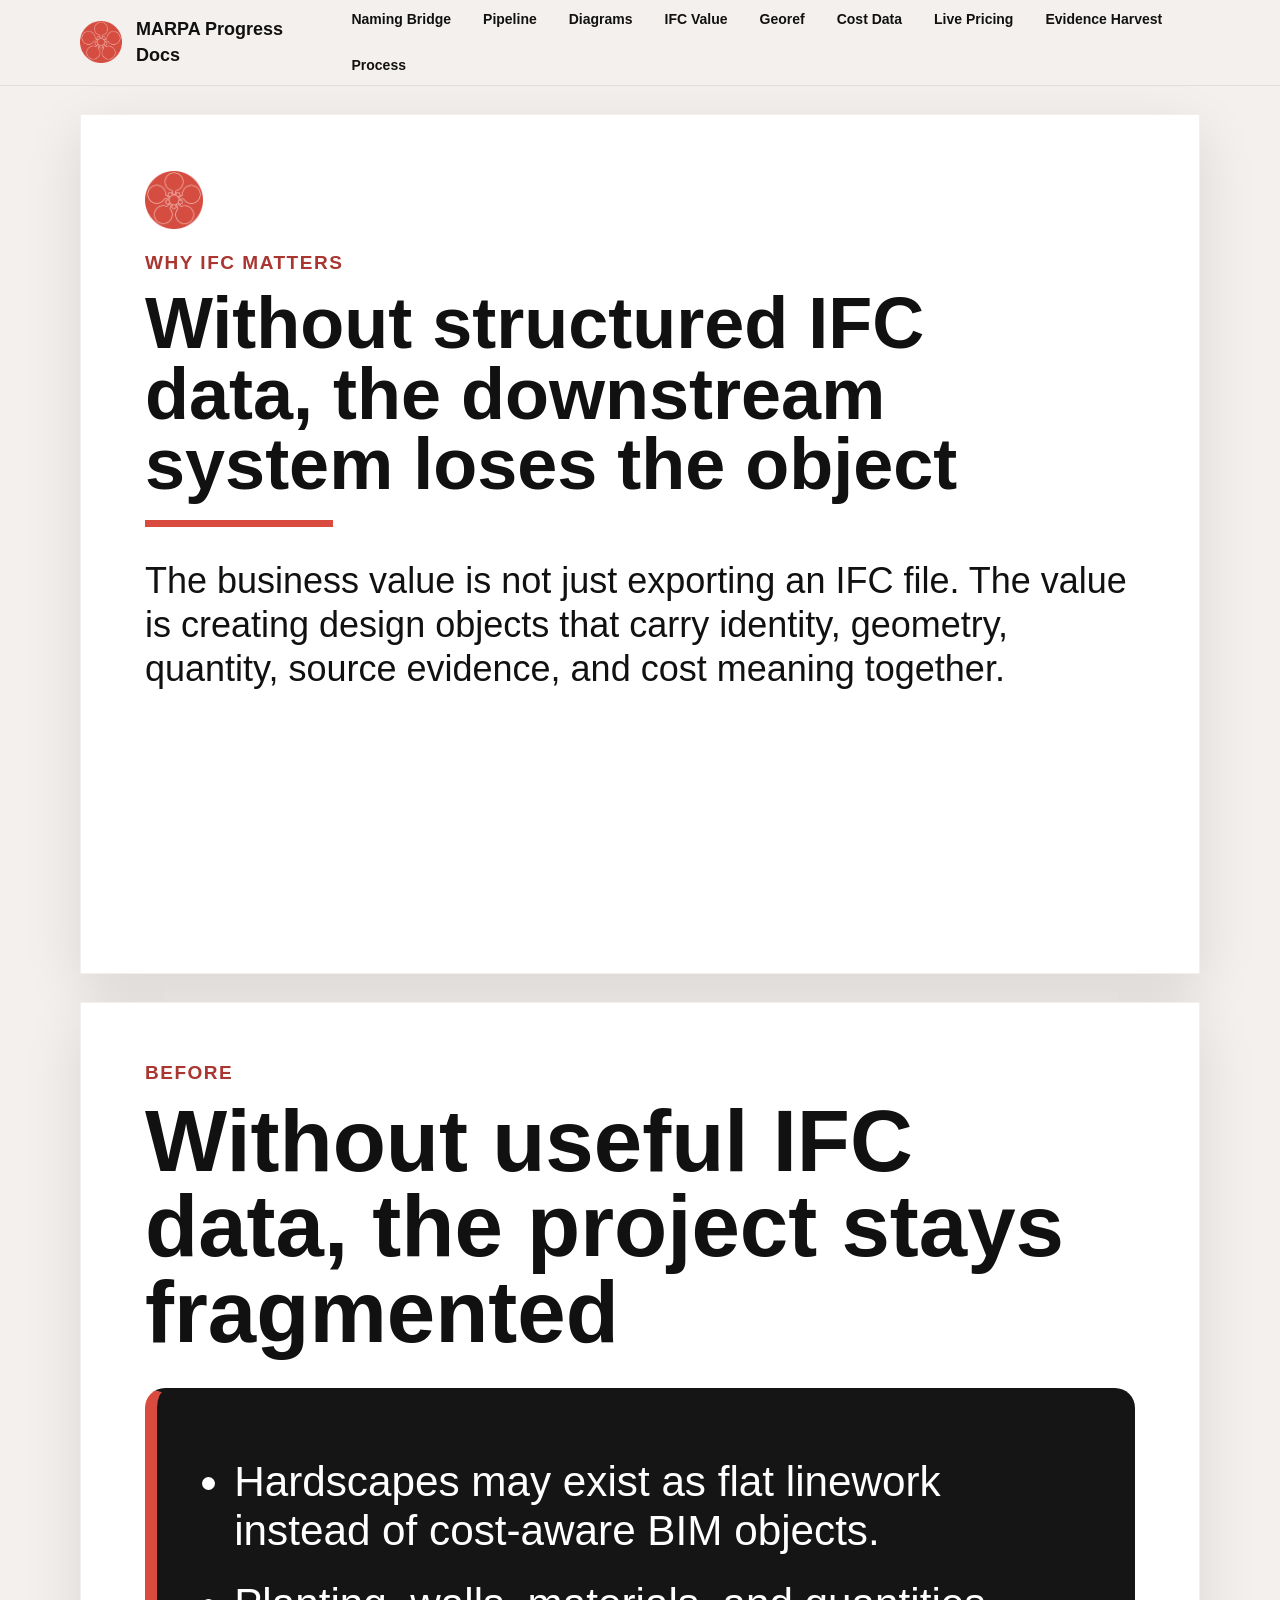
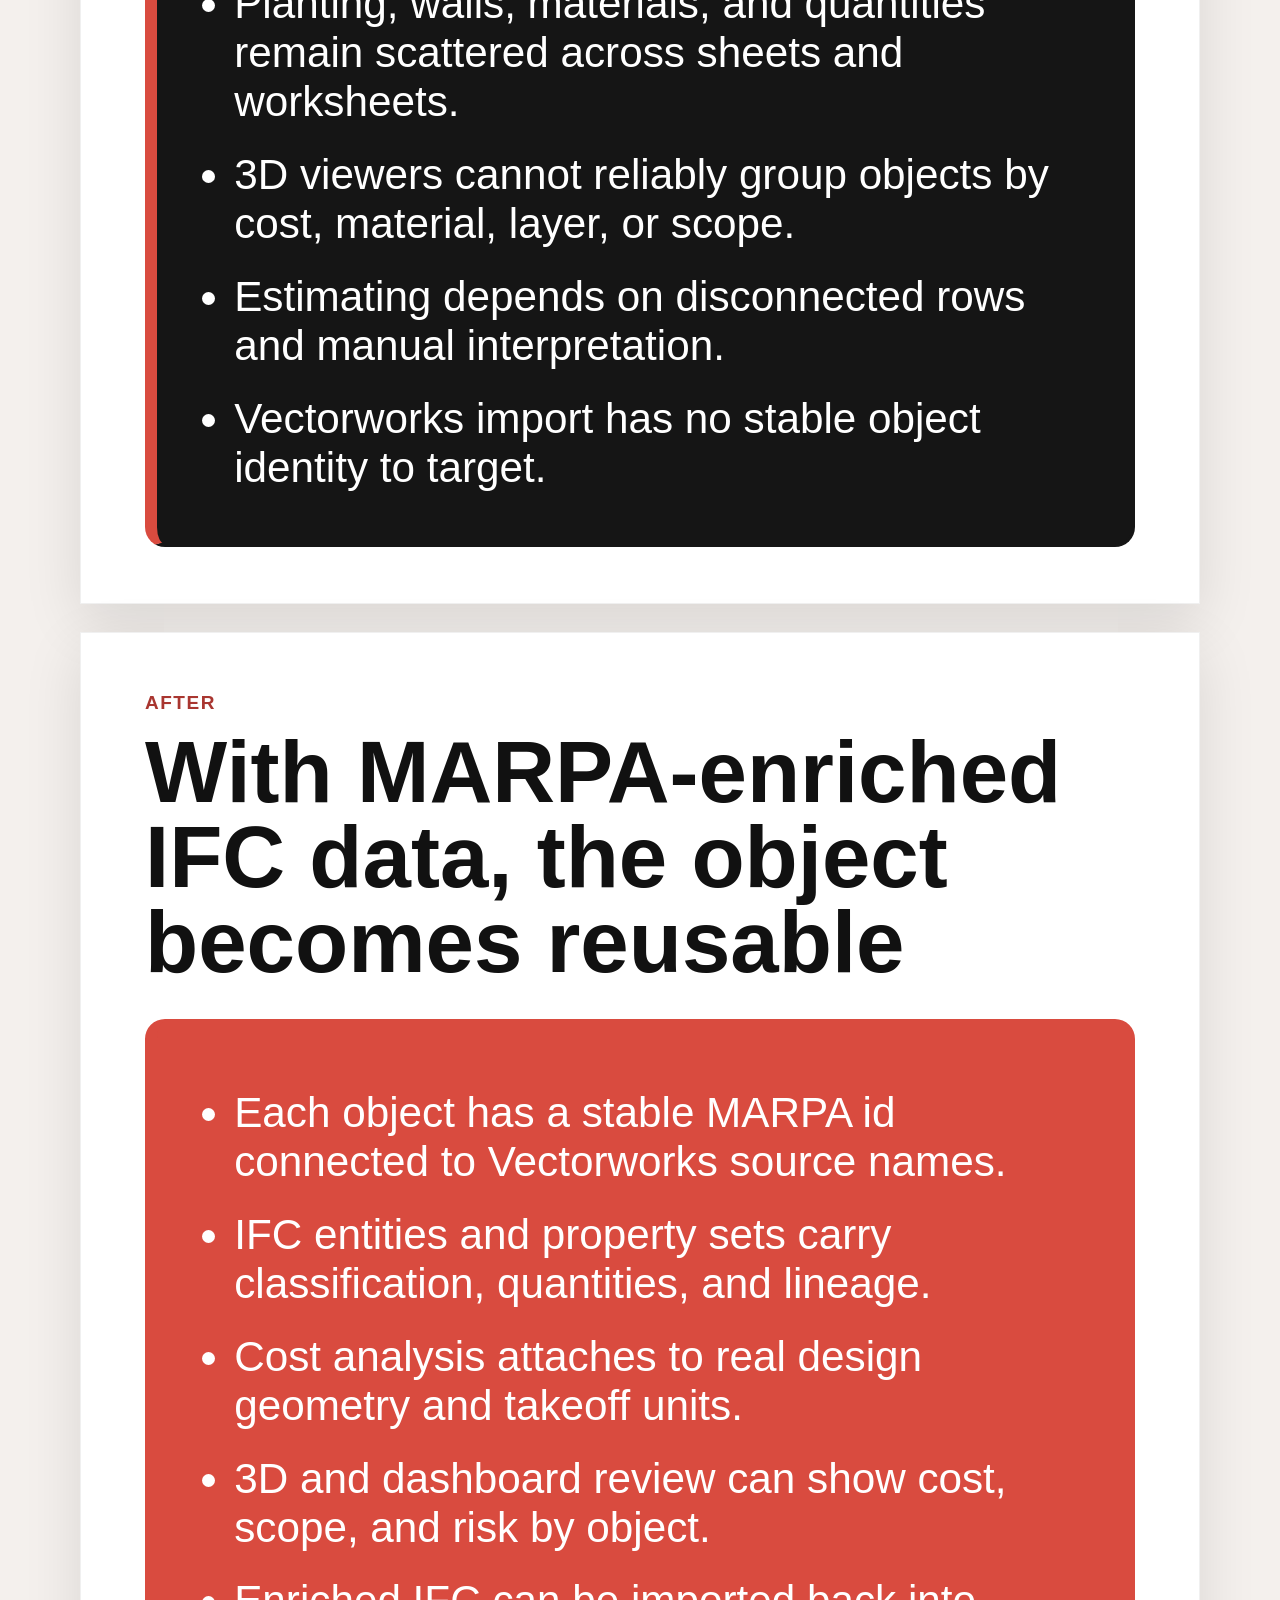
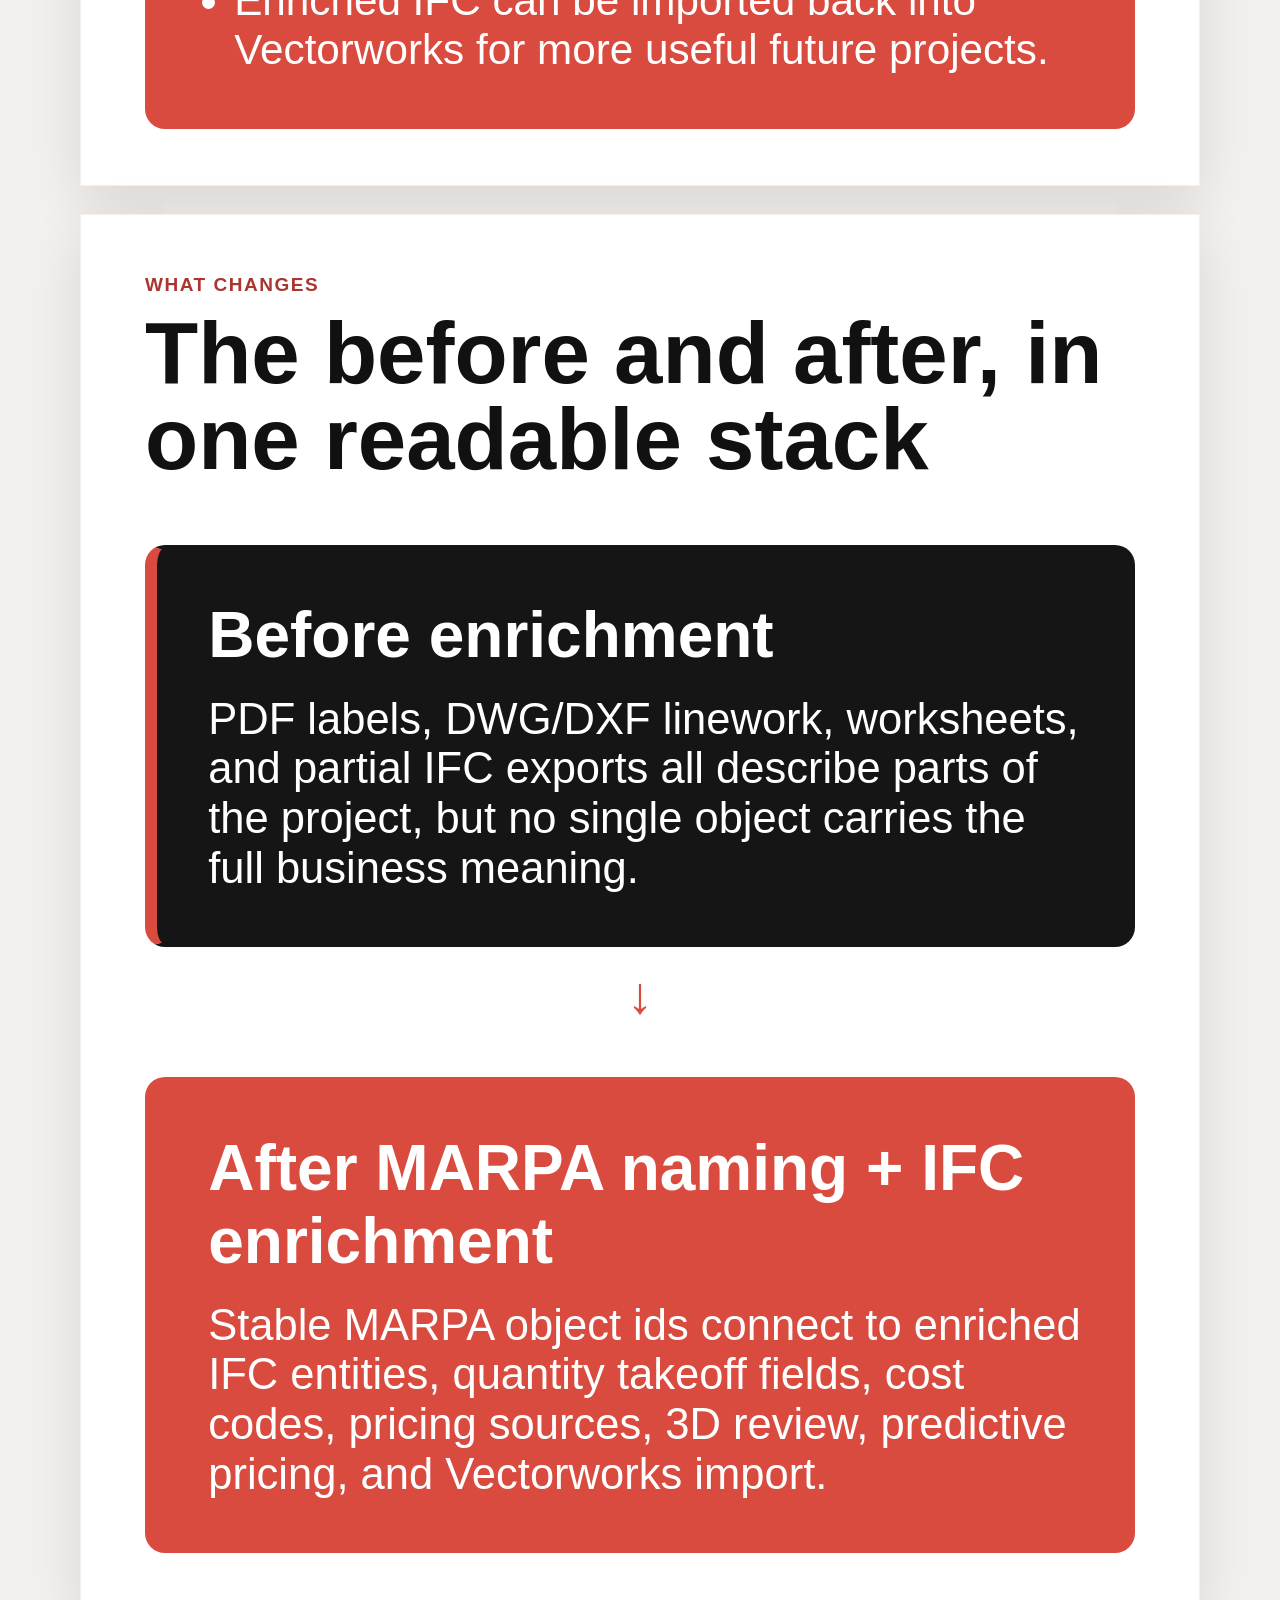
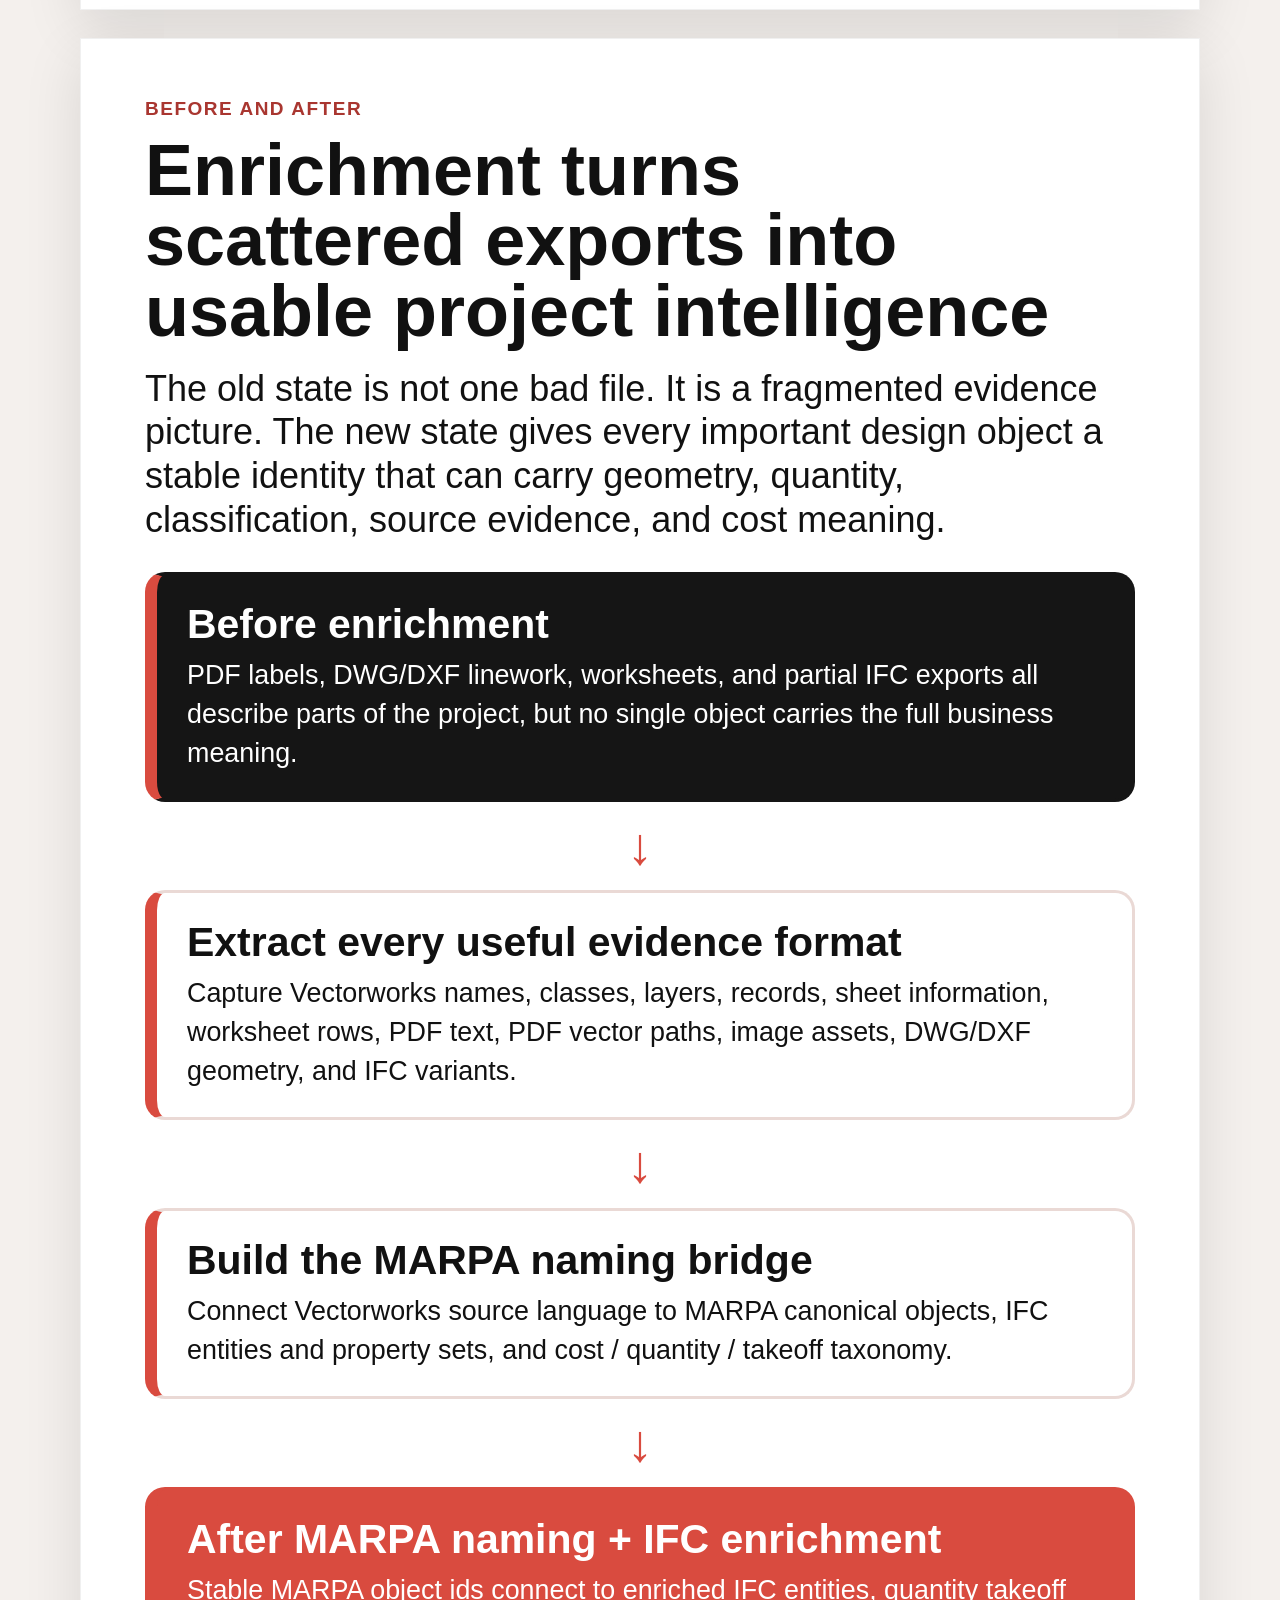
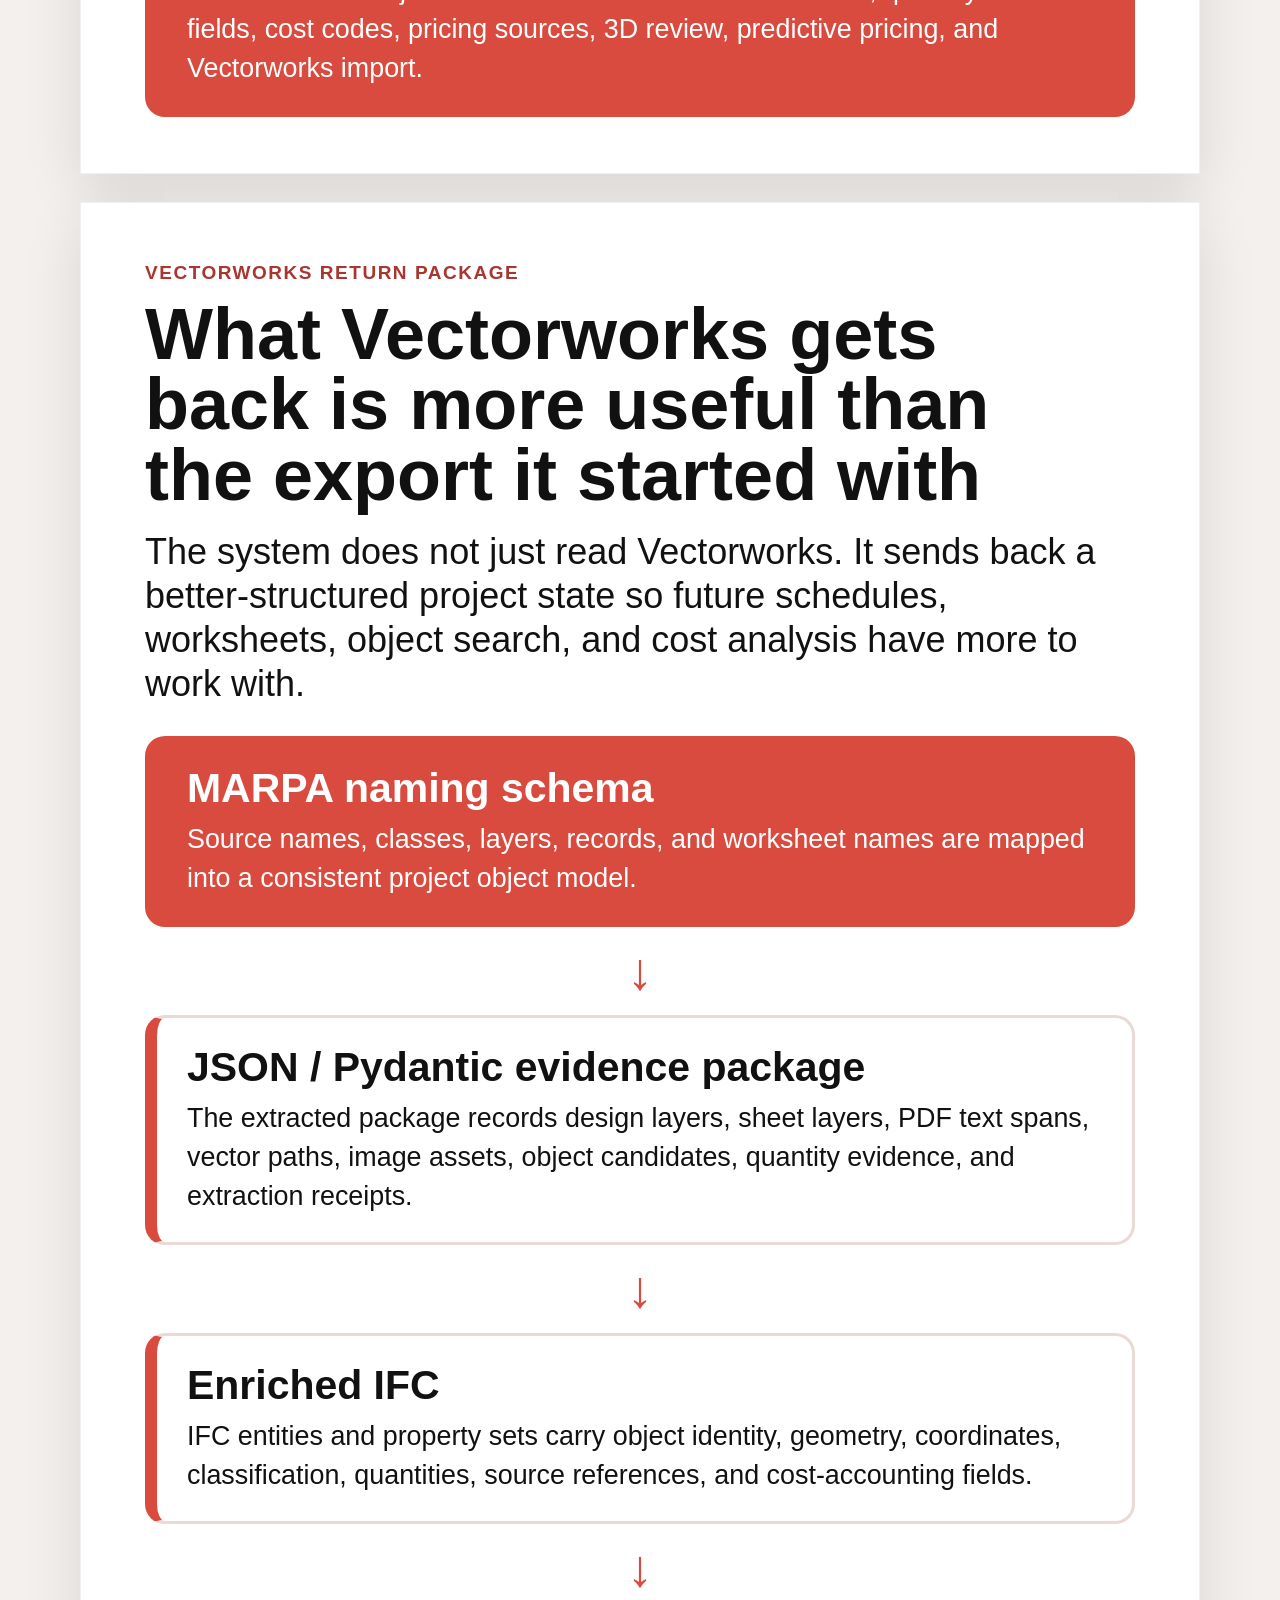
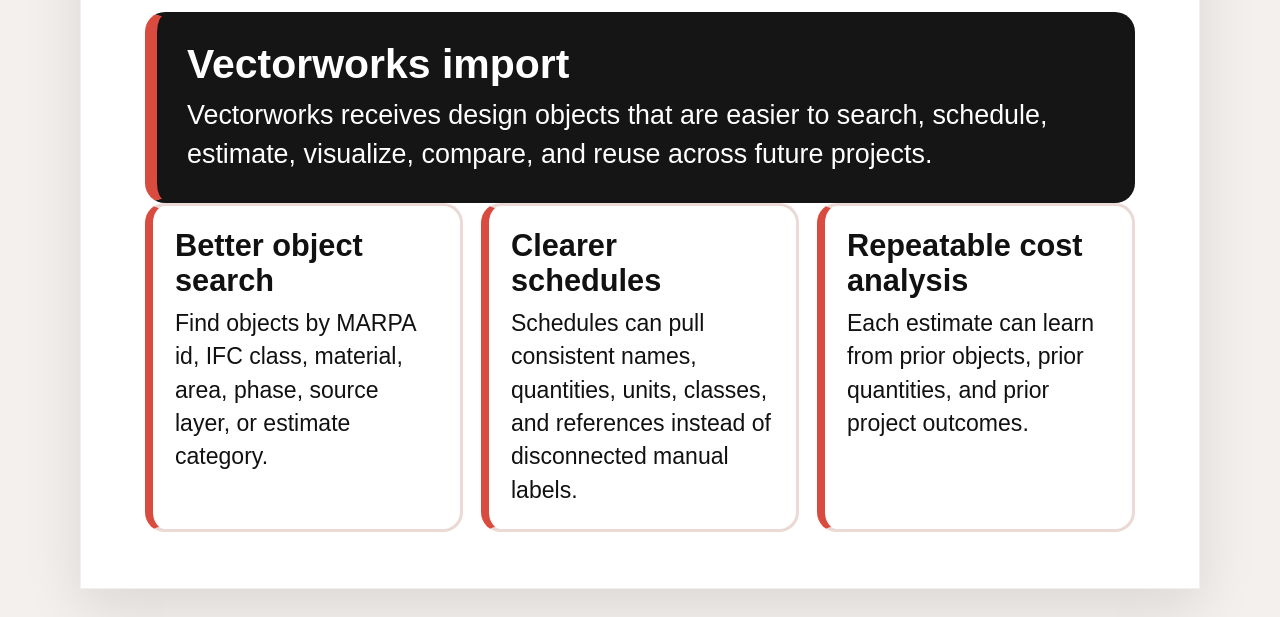
<file: ifc-value.html>
<!doctype html>
<html lang="en">
<head>
  <meta charset="utf-8">
  <meta name="viewport" content="width=device-width, initial-scale=1">
  <title>Why IFC Data Matters</title>
  <link rel="stylesheet" href="assets/site.css">
</head>
<body>
  <header class="topbar">
    <nav class="shell nav">
      <a class="nav-brand" href="index.html"><img src="assets/marpa-mark.png" alt=""> MARPA Progress Docs</a>
      <div class="nav-links">
        <a href="naming-bridge.html">Naming Bridge</a>
        <a href="pipeline.html">Pipeline</a>
        <a href="diagrams.html">Diagrams</a>
        <a href="ifc-value.html">IFC Value</a>
        <a href="georeferencing.html">Georef</a>
        <a href="cost-formulas.html">Cost Data</a>
        <a href="predictive-pricing.html">Live Pricing</a>
        <a href="evidence-harvest.html">Evidence Harvest</a>
        <a href="process.html">Process</a>
      </div>
    </nav>
  </header>

  <main class="shell">
    <section class="page">
      <img class="brand-small" src="assets/marpa-mark.png" alt="MARPA mark">
      <div class="kicker">Why IFC matters</div>
      <h1>Without structured IFC data, the downstream system loses the object</h1>
      <div class="rule"></div>
      <p class="lead">The business value is not just exporting an IFC file. The value is creating design objects that carry identity, geometry, quantity, source evidence, and cost meaning together.</p>
    </section>

    <section class="page ifc-reading-page">
      <div class="kicker">Before</div>
      <h1>Without useful IFC data, the project stays fragmented</h1>
      <div class="big-node dark ifc-readable-card">
        <ul class="ifc-readable-list">
          <li>Hardscapes may exist as flat linework instead of cost-aware BIM objects.</li>
          <li>Planting, walls, materials, and quantities remain scattered across sheets and worksheets.</li>
          <li>3D viewers cannot reliably group objects by cost, material, layer, or scope.</li>
          <li>Estimating depends on disconnected rows and manual interpretation.</li>
          <li>Vectorworks import has no stable object identity to target.</li>
        </ul>
      </div>
    </section>

    <section class="page ifc-reading-page">
      <div class="kicker">After</div>
      <h1>With MARPA-enriched IFC data, the object becomes reusable</h1>
      <div class="big-node red ifc-readable-card">
        <ul class="ifc-readable-list">
          <li>Each object has a stable MARPA id connected to Vectorworks source names.</li>
          <li>IFC entities and property sets carry classification, quantities, and lineage.</li>
          <li>Cost analysis attaches to real design geometry and takeoff units.</li>
          <li>3D and dashboard review can show cost, scope, and risk by object.</li>
          <li>Enriched IFC can be imported back into Vectorworks for more useful future projects.</li>
        </ul>
      </div>
    </section>

    <section class="page ifc-reading-page">
      <div class="kicker">What changes</div>
      <h1>The before and after, in one readable stack</h1>
      <div class="ifc-vs-stack">
        <div class="big-node dark ifc-readable-card">
          <h3>Before enrichment</h3>
          <p>PDF labels, DWG/DXF linework, worksheets, and partial IFC exports all describe parts of the project, but no single object carries the full business meaning.</p>
        </div>
        <div class="big-arrow">↓</div>
        <div class="big-node red ifc-readable-card">
          <h3>After MARPA naming + IFC enrichment</h3>
          <p>Stable MARPA object ids connect to enriched IFC entities, quantity takeoff fields, cost codes, pricing sources, 3D review, predictive pricing, and Vectorworks import.</p>
        </div>
      </div>
    </section>

    <section class="page diagram-page">
      <div class="kicker">Before and after</div>
      <h1>Enrichment turns scattered exports into usable project intelligence</h1>
      <p class="lead">The old state is not one bad file. It is a fragmented evidence picture. The new state gives every important design object a stable identity that can carry geometry, quantity, classification, source evidence, and cost meaning.</p>

      <div class="big-diagram">
        <div class="big-node dark">
          <h3>Before enrichment</h3>
          <p>PDF labels, DWG/DXF linework, worksheets, and partial IFC exports all describe parts of the project, but no single object carries the full business meaning.</p>
        </div>
        <div class="big-arrow">↓</div>
        <div class="big-node">
          <h3>Extract every useful evidence format</h3>
          <p>Capture Vectorworks names, classes, layers, records, sheet information, worksheet rows, PDF text, PDF vector paths, image assets, DWG/DXF geometry, and IFC variants.</p>
        </div>
        <div class="big-arrow">↓</div>
        <div class="big-node">
          <h3>Build the MARPA naming bridge</h3>
          <p>Connect Vectorworks source language to MARPA canonical objects, IFC entities and property sets, and cost / quantity / takeoff taxonomy.</p>
        </div>
        <div class="big-arrow">↓</div>
        <div class="big-node red">
          <h3>After MARPA naming + IFC enrichment</h3>
          <p>Stable MARPA object ids connect to enriched IFC entities, quantity takeoff fields, cost codes, pricing sources, 3D review, predictive pricing, and Vectorworks import.</p>
        </div>
      </div>
    </section>

    <section class="page diagram-page">
      <div class="kicker">Vectorworks return package</div>
      <h1>What Vectorworks gets back is more useful than the export it started with</h1>
      <p class="lead">The system does not just read Vectorworks. It sends back a better-structured project state so future schedules, worksheets, object search, and cost analysis have more to work with.</p>

      <div class="big-diagram">
        <div class="big-node red">
          <h3>MARPA naming schema</h3>
          <p>Source names, classes, layers, records, and worksheet names are mapped into a consistent project object model.</p>
        </div>
        <div class="big-arrow">↓</div>
        <div class="big-node">
          <h3>JSON / Pydantic evidence package</h3>
          <p>The extracted package records design layers, sheet layers, PDF text spans, vector paths, image assets, object candidates, quantity evidence, and extraction receipts.</p>
        </div>
        <div class="big-arrow">↓</div>
        <div class="big-node">
          <h3>Enriched IFC</h3>
          <p>IFC entities and property sets carry object identity, geometry, coordinates, classification, quantities, source references, and cost-accounting fields.</p>
        </div>
        <div class="big-arrow">↓</div>
        <div class="big-node dark">
          <h3>Vectorworks import</h3>
          <p>Vectorworks receives design objects that are easier to search, schedule, estimate, visualize, compare, and reuse across future projects.</p>
        </div>
      </div>

      <div class="big-branch">
        <div class="big-node">
          <h3>Better object search</h3>
          <p>Find objects by MARPA id, IFC class, material, area, phase, source layer, or estimate category.</p>
        </div>
        <div class="big-node">
          <h3>Clearer schedules</h3>
          <p>Schedules can pull consistent names, quantities, units, classes, and references instead of disconnected manual labels.</p>
        </div>
        <div class="big-node">
          <h3>Repeatable cost analysis</h3>
          <p>Each estimate can learn from prior objects, prior quantities, and prior project outcomes.</p>
        </div>
      </div>
    </section>
  </main>
</body>
</html>
</file>
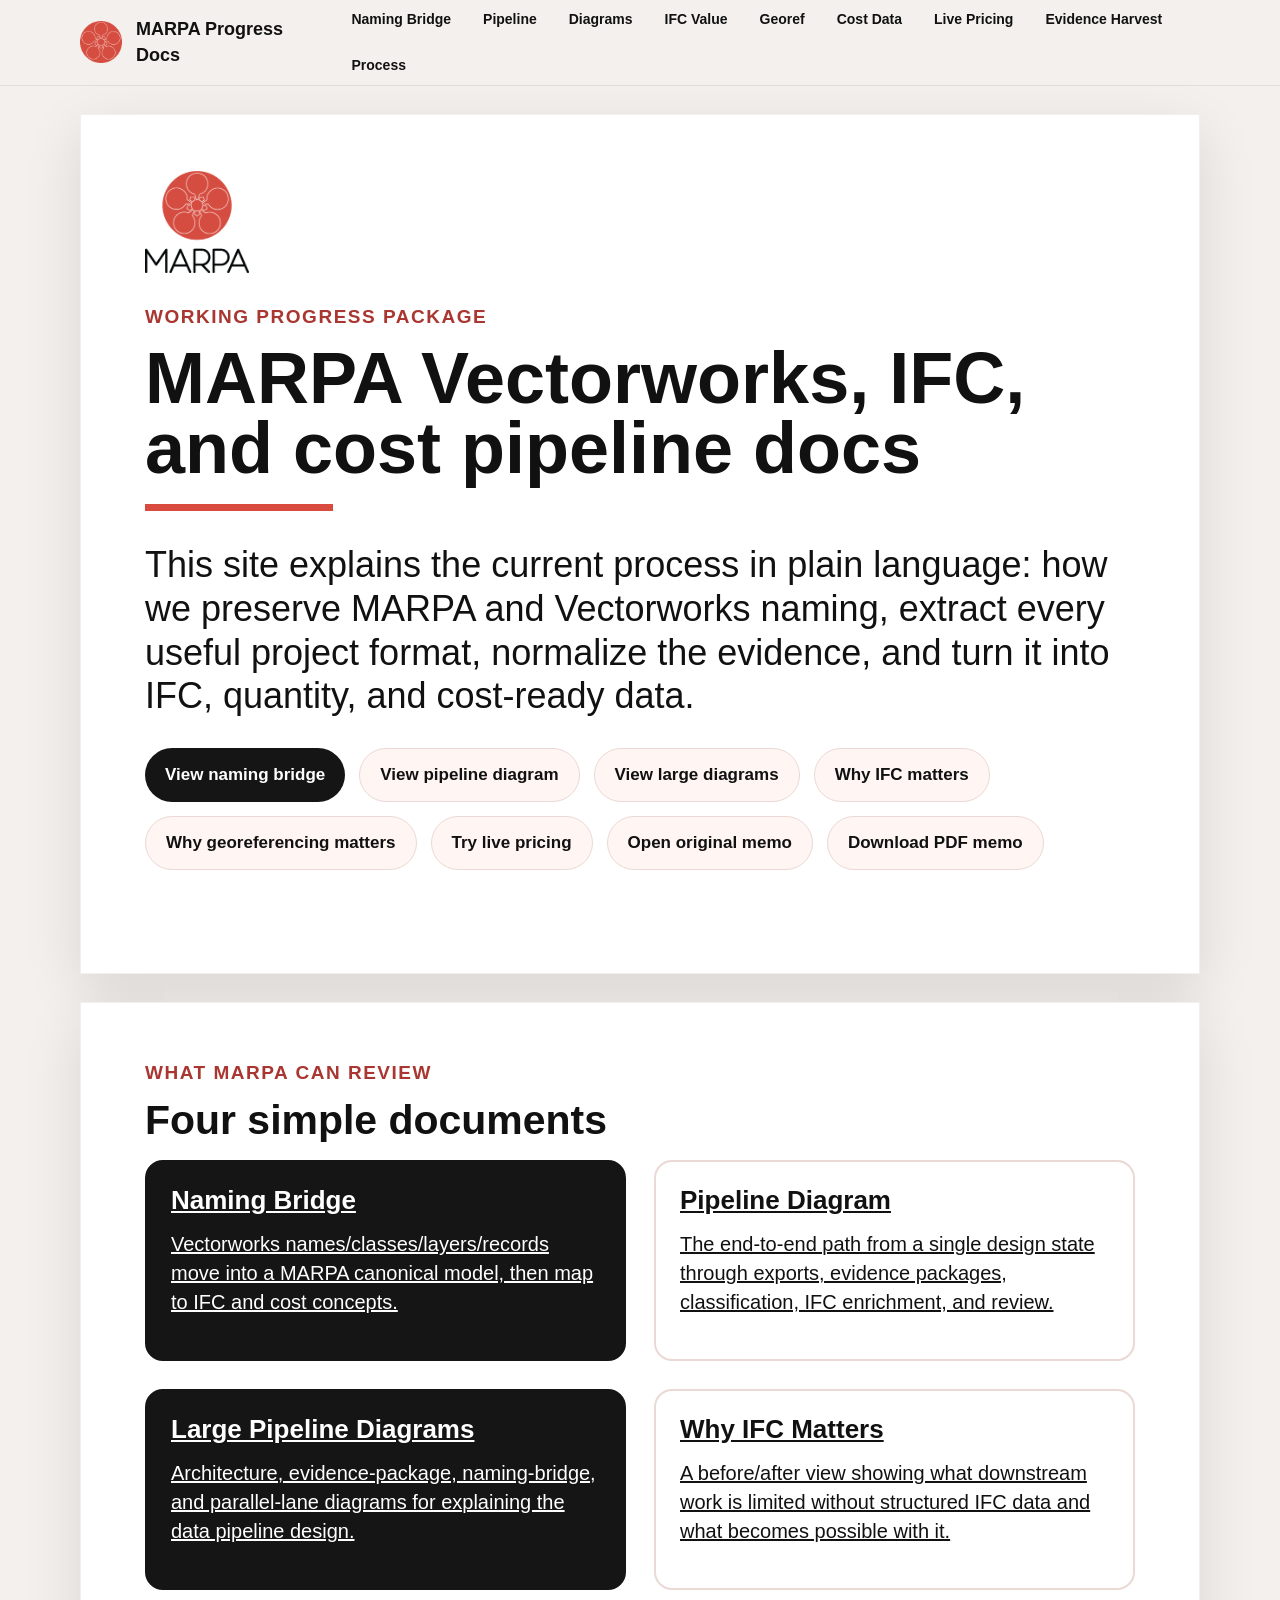
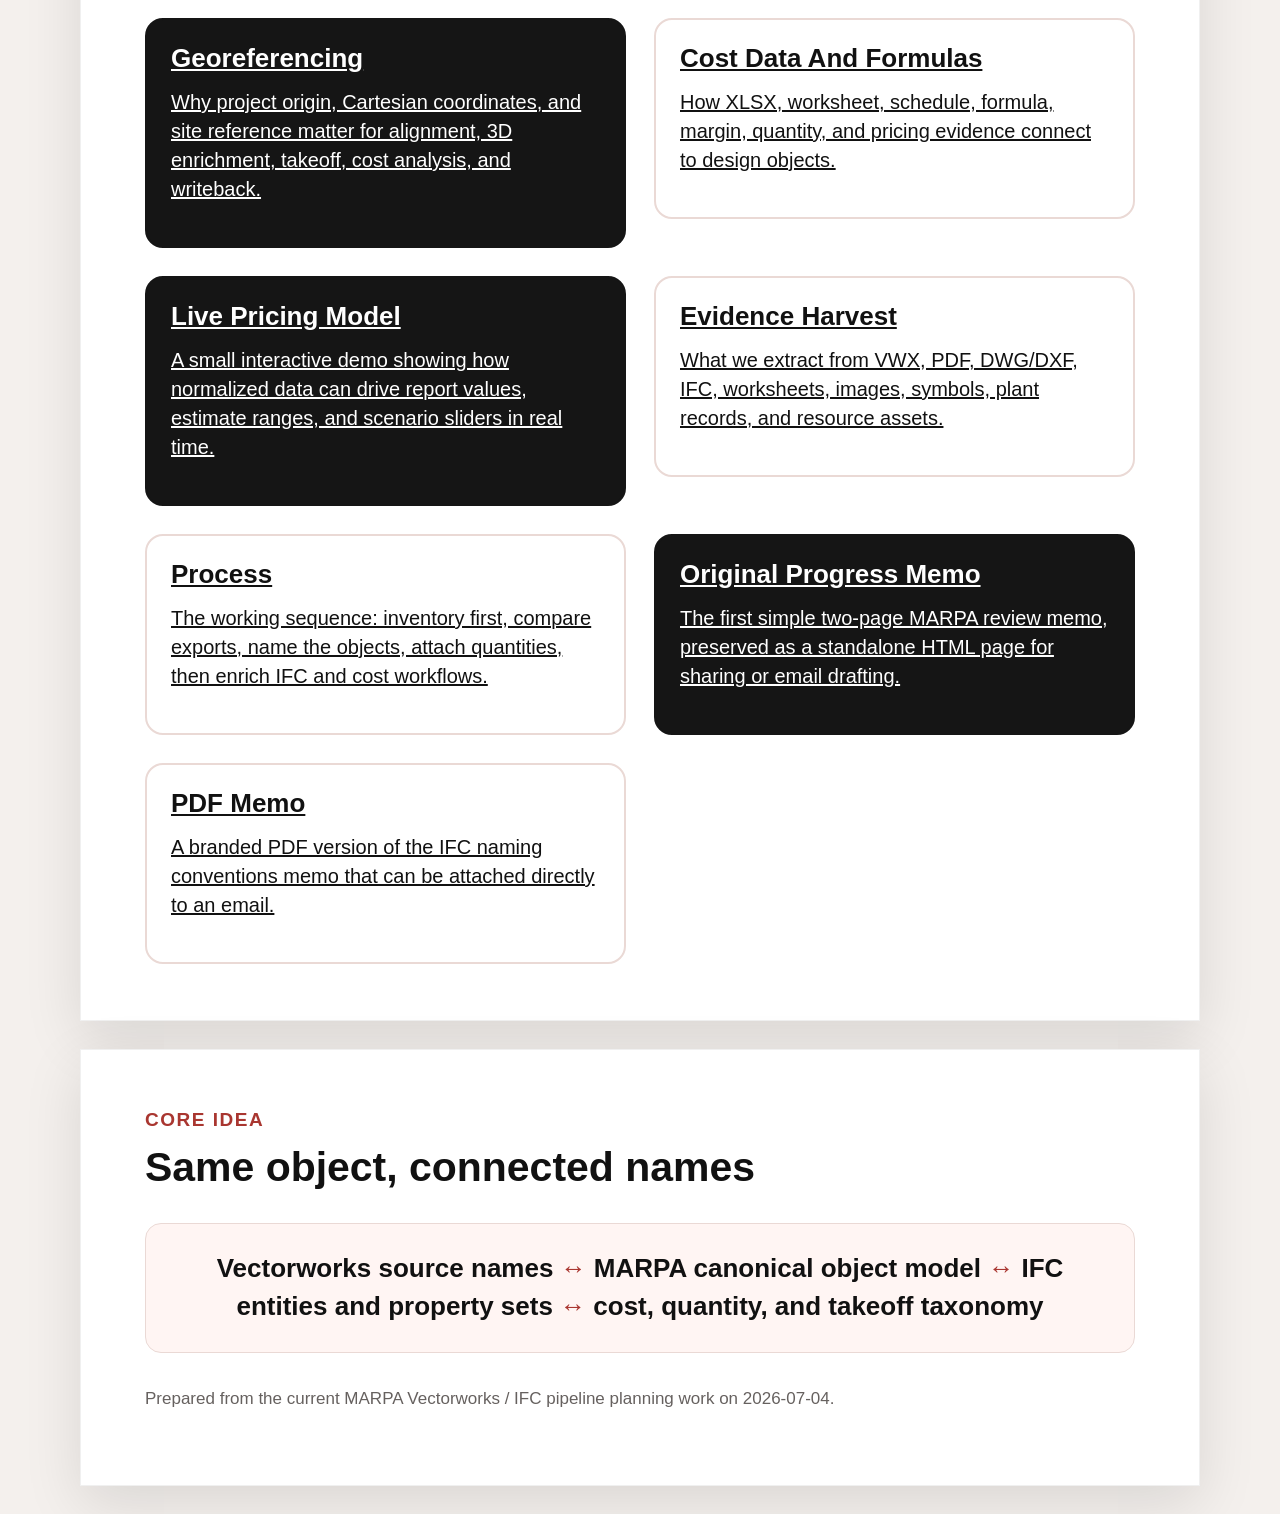
<file: legacy-progress-docs.html>
<!doctype html>
<html lang="en">
<head>
  <meta charset="utf-8">
  <meta name="viewport" content="width=device-width, initial-scale=1">
  <title>MARPA Pipeline Progress Docs</title>
  <link rel="stylesheet" href="assets/site.css">
</head>
<body>
  <header class="topbar">
    <nav class="shell nav">
      <a class="nav-brand" href="index.html"><img src="assets/marpa-mark.png" alt=""> MARPA Progress Docs</a>
      <div class="nav-links">
        <a href="naming-bridge.html">Naming Bridge</a>
        <a href="pipeline.html">Pipeline</a>
        <a href="diagrams.html">Diagrams</a>
        <a href="ifc-value.html">IFC Value</a>
        <a href="georeferencing.html">Georef</a>
        <a href="cost-formulas.html">Cost Data</a>
        <a href="predictive-pricing.html">Live Pricing</a>
        <a href="evidence-harvest.html">Evidence Harvest</a>
        <a href="process.html">Process</a>
      </div>
    </nav>
  </header>

  <main class="shell">
    <section class="page">
      <img class="brand" src="assets/marpa-logo.png" alt="MARPA logo">
      <div class="kicker">Working progress package</div>
      <h1>MARPA Vectorworks, IFC, and cost pipeline docs</h1>
      <div class="rule"></div>
      <p class="lead">This site explains the current process in plain language: how we preserve MARPA and Vectorworks naming, extract every useful project format, normalize the evidence, and turn it into IFC, quantity, and cost-ready data.</p>
      <div class="button-row">
        <a class="button" href="naming-bridge.html">View naming bridge</a>
        <a class="button secondary" href="pipeline.html">View pipeline diagram</a>
        <a class="button secondary" href="diagrams.html">View large diagrams</a>
        <a class="button secondary" href="ifc-value.html">Why IFC matters</a>
        <a class="button secondary" href="georeferencing.html">Why georeferencing matters</a>
        <a class="button secondary" href="predictive-pricing.html">Try live pricing</a>
        <a class="button secondary" href="original-progress-memo.html">Open original memo</a>
        <a class="button secondary" href="marpa-ifc-naming-progress-memo.pdf">Download PDF memo</a>
      </div>
    </section>

    <section class="page compact-page">
      <div class="kicker">What MARPA can review</div>
      <h2>Four simple documents</h2>
      <div class="grid-2">
        <a class="card dark" href="naming-bridge.html">
          <h3>Naming Bridge</h3>
          <p>Vectorworks names/classes/layers/records move into a MARPA canonical model, then map to IFC and cost concepts.</p>
        </a>
        <a class="card" href="pipeline.html">
          <h3>Pipeline Diagram</h3>
          <p>The end-to-end path from a single design state through exports, evidence packages, classification, IFC enrichment, and review.</p>
        </a>
        <a class="card dark" href="diagrams.html">
          <h3>Large Pipeline Diagrams</h3>
          <p>Architecture, evidence-package, naming-bridge, and parallel-lane diagrams for explaining the data pipeline design.</p>
        </a>
        <a class="card" href="ifc-value.html">
          <h3>Why IFC Matters</h3>
          <p>A before/after view showing what downstream work is limited without structured IFC data and what becomes possible with it.</p>
        </a>
        <a class="card dark" href="georeferencing.html">
          <h3>Georeferencing</h3>
          <p>Why project origin, Cartesian coordinates, and site reference matter for alignment, 3D enrichment, takeoff, cost analysis, and writeback.</p>
        </a>
        <a class="card" href="cost-formulas.html">
          <h3>Cost Data And Formulas</h3>
          <p>How XLSX, worksheet, schedule, formula, margin, quantity, and pricing evidence connect to design objects.</p>
        </a>
        <a class="card dark" href="predictive-pricing.html">
          <h3>Live Pricing Model</h3>
          <p>A small interactive demo showing how normalized data can drive report values, estimate ranges, and scenario sliders in real time.</p>
        </a>
        <a class="card" href="evidence-harvest.html">
          <h3>Evidence Harvest</h3>
          <p>What we extract from VWX, PDF, DWG/DXF, IFC, worksheets, images, symbols, plant records, and resource assets.</p>
        </a>
        <a class="card" href="process.html">
          <h3>Process</h3>
          <p>The working sequence: inventory first, compare exports, name the objects, attach quantities, then enrich IFC and cost workflows.</p>
        </a>
        <a class="card dark" href="original-progress-memo.html">
          <h3>Original Progress Memo</h3>
          <p>The first simple two-page MARPA review memo, preserved as a standalone HTML page for sharing or email drafting.</p>
        </a>
        <a class="card" href="marpa-ifc-naming-progress-memo.pdf">
          <h3>PDF Memo</h3>
          <p>A branded PDF version of the IFC naming conventions memo that can be attached directly to an email.</p>
        </a>
      </div>
    </section>

    <section class="page compact-page">
      <div class="kicker">Core idea</div>
      <h2>Same object, connected names</h2>
      <div class="outcome">
        Vectorworks source names
        <span>↔</span>
        MARPA canonical object model
        <span>↔</span>
        IFC entities and property sets
        <span>↔</span>
        cost, quantity, and takeoff taxonomy
      </div>
      <p class="footer-note">Prepared from the current MARPA Vectorworks / IFC pipeline planning work on 2026-07-04.</p>
    </section>
  </main>
</body>
</html>
</file>
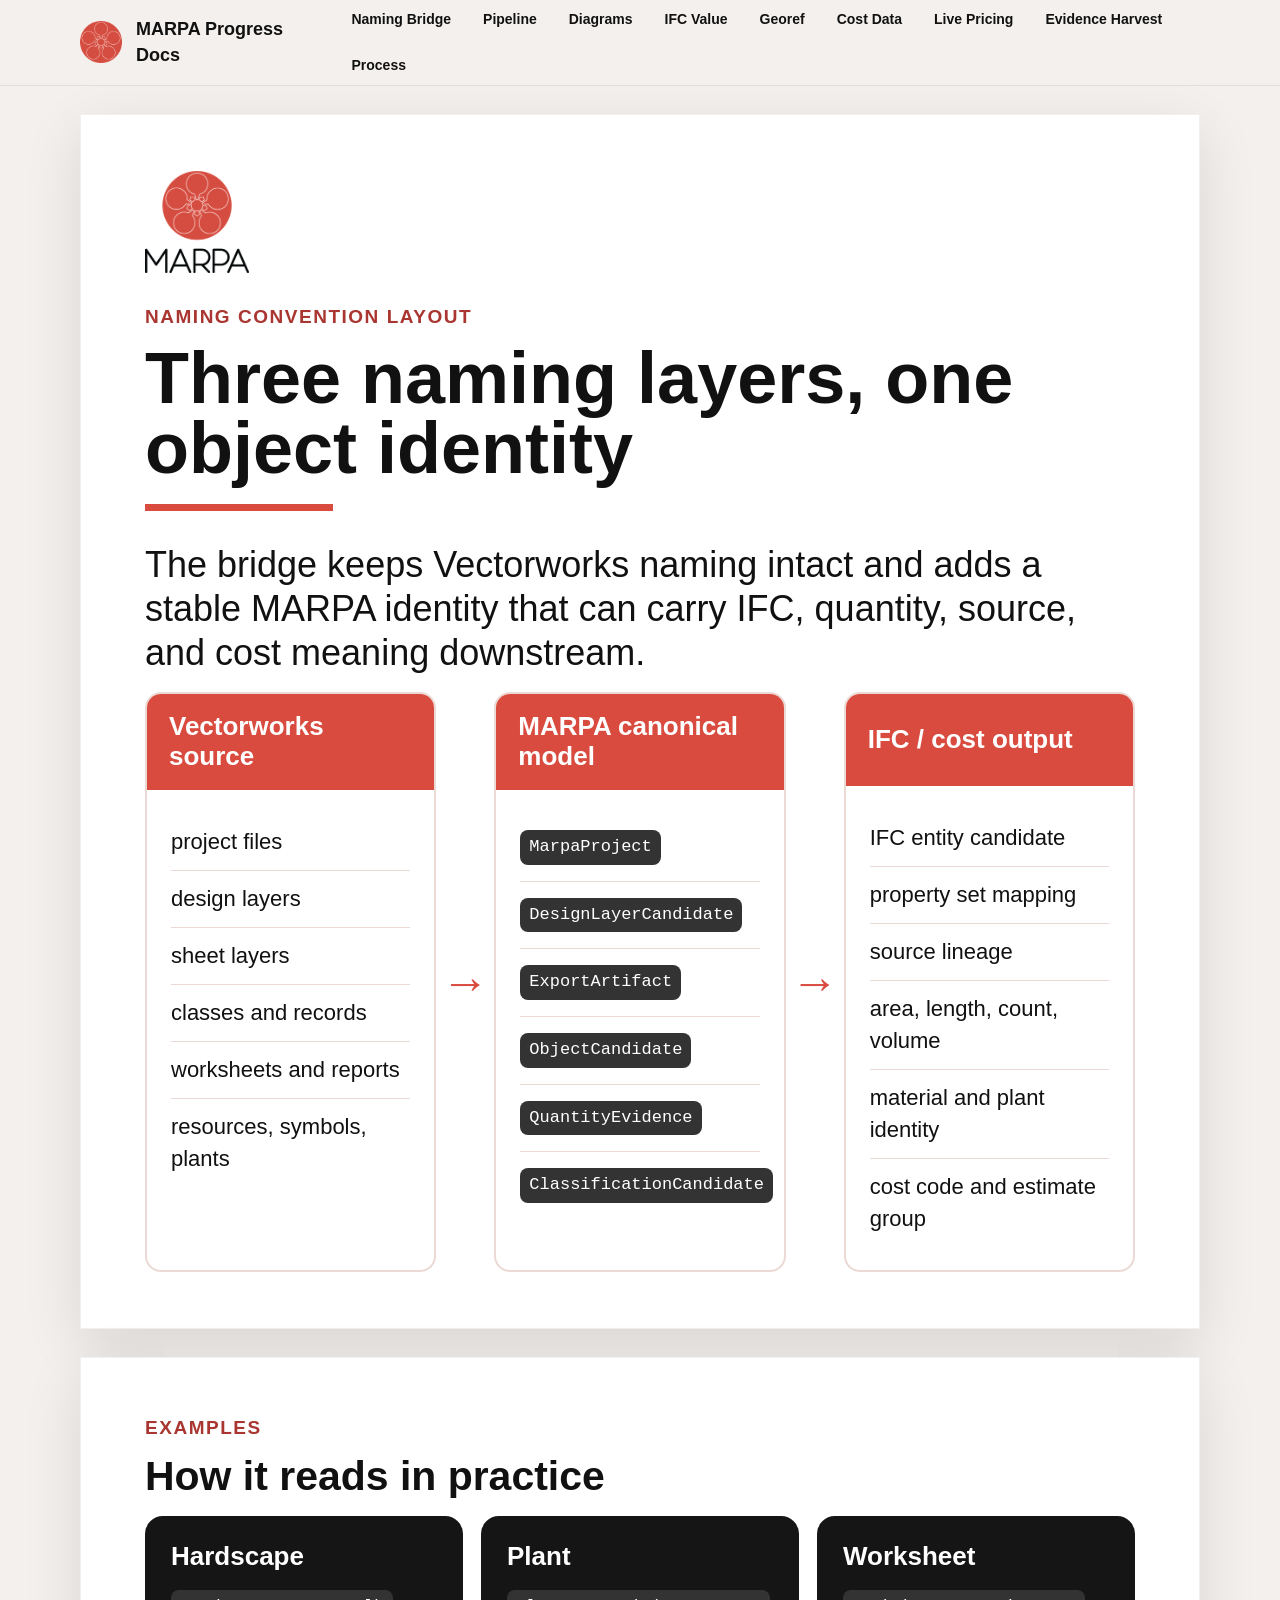
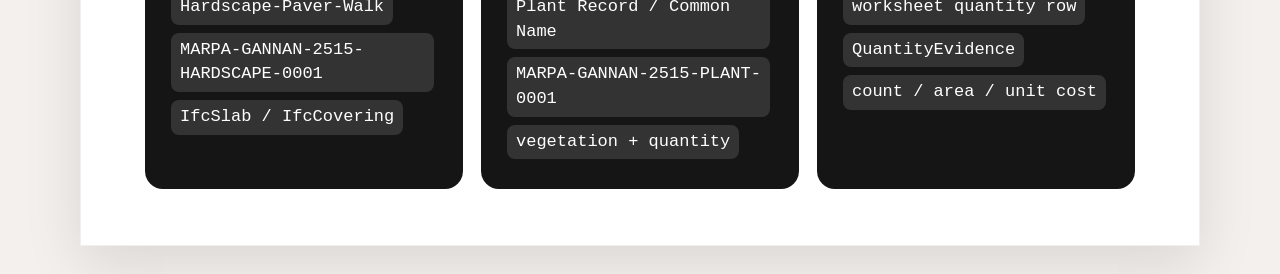
<file: naming-bridge.html>
<!doctype html>
<html lang="en">
<head>
  <meta charset="utf-8">
  <meta name="viewport" content="width=device-width, initial-scale=1">
  <title>MARPA IFC Naming Bridge</title>
  <link rel="stylesheet" href="assets/site.css">
</head>
<body>
  <header class="topbar">
    <nav class="shell nav">
      <a class="nav-brand" href="index.html"><img src="assets/marpa-mark.png" alt=""> MARPA Progress Docs</a>
      <div class="nav-links">
        <a href="naming-bridge.html">Naming Bridge</a>
        <a href="pipeline.html">Pipeline</a>
        <a href="diagrams.html">Diagrams</a>
        <a href="ifc-value.html">IFC Value</a>
        <a href="georeferencing.html">Georef</a>
        <a href="cost-formulas.html">Cost Data</a>
        <a href="predictive-pricing.html">Live Pricing</a>
        <a href="evidence-harvest.html">Evidence Harvest</a>
        <a href="process.html">Process</a>
      </div>
    </nav>
  </header>

  <main class="shell">
    <section class="page">
      <img class="brand" src="assets/marpa-logo.png" alt="MARPA logo">
      <div class="kicker">Naming convention layout</div>
      <h1>Three naming layers, one object identity</h1>
      <div class="rule"></div>
      <p class="lead">The bridge keeps Vectorworks naming intact and adds a stable MARPA identity that can carry IFC, quantity, source, and cost meaning downstream.</p>

      <div class="diagram-row">
        <div class="diagram-col">
          <h3>Vectorworks source</h3>
          <ul>
            <li>project files</li>
            <li>design layers</li>
            <li>sheet layers</li>
            <li>classes and records</li>
            <li>worksheets and reports</li>
            <li>resources, symbols, plants</li>
          </ul>
        </div>
        <div class="between">→</div>
        <div class="diagram-col">
          <h3>MARPA canonical model</h3>
          <ul>
            <li><span class="chip">MarpaProject</span></li>
            <li><span class="chip">DesignLayerCandidate</span></li>
            <li><span class="chip">ExportArtifact</span></li>
            <li><span class="chip">ObjectCandidate</span></li>
            <li><span class="chip">QuantityEvidence</span></li>
            <li><span class="chip">ClassificationCandidate</span></li>
          </ul>
        </div>
        <div class="between">→</div>
        <div class="diagram-col">
          <h3>IFC / cost output</h3>
          <ul>
            <li>IFC entity candidate</li>
            <li>property set mapping</li>
            <li>source lineage</li>
            <li>area, length, count, volume</li>
            <li>material and plant identity</li>
            <li>cost code and estimate group</li>
          </ul>
        </div>
      </div>
    </section>

    <section class="page compact-page">
      <div class="kicker">Examples</div>
      <h2>How it reads in practice</h2>
      <div class="grid-3">
        <div class="card dark">
          <h3>Hardscape</h3>
          <span class="chip">Hardscape-Paver-Walk</span>
          <span class="chip">MARPA-GANNAN-2515-HARDSCAPE-0001</span>
          <span class="chip">IfcSlab / IfcCovering</span>
        </div>
        <div class="card dark">
          <h3>Plant</h3>
          <span class="chip">Plant Record / Common Name</span>
          <span class="chip">MARPA-GANNAN-2515-PLANT-0001</span>
          <span class="chip">vegetation + quantity</span>
        </div>
        <div class="card dark">
          <h3>Worksheet</h3>
          <span class="chip">worksheet quantity row</span>
          <span class="chip">QuantityEvidence</span>
          <span class="chip">count / area / unit cost</span>
        </div>
      </div>
    </section>
  </main>
</body>
</html>
</file>
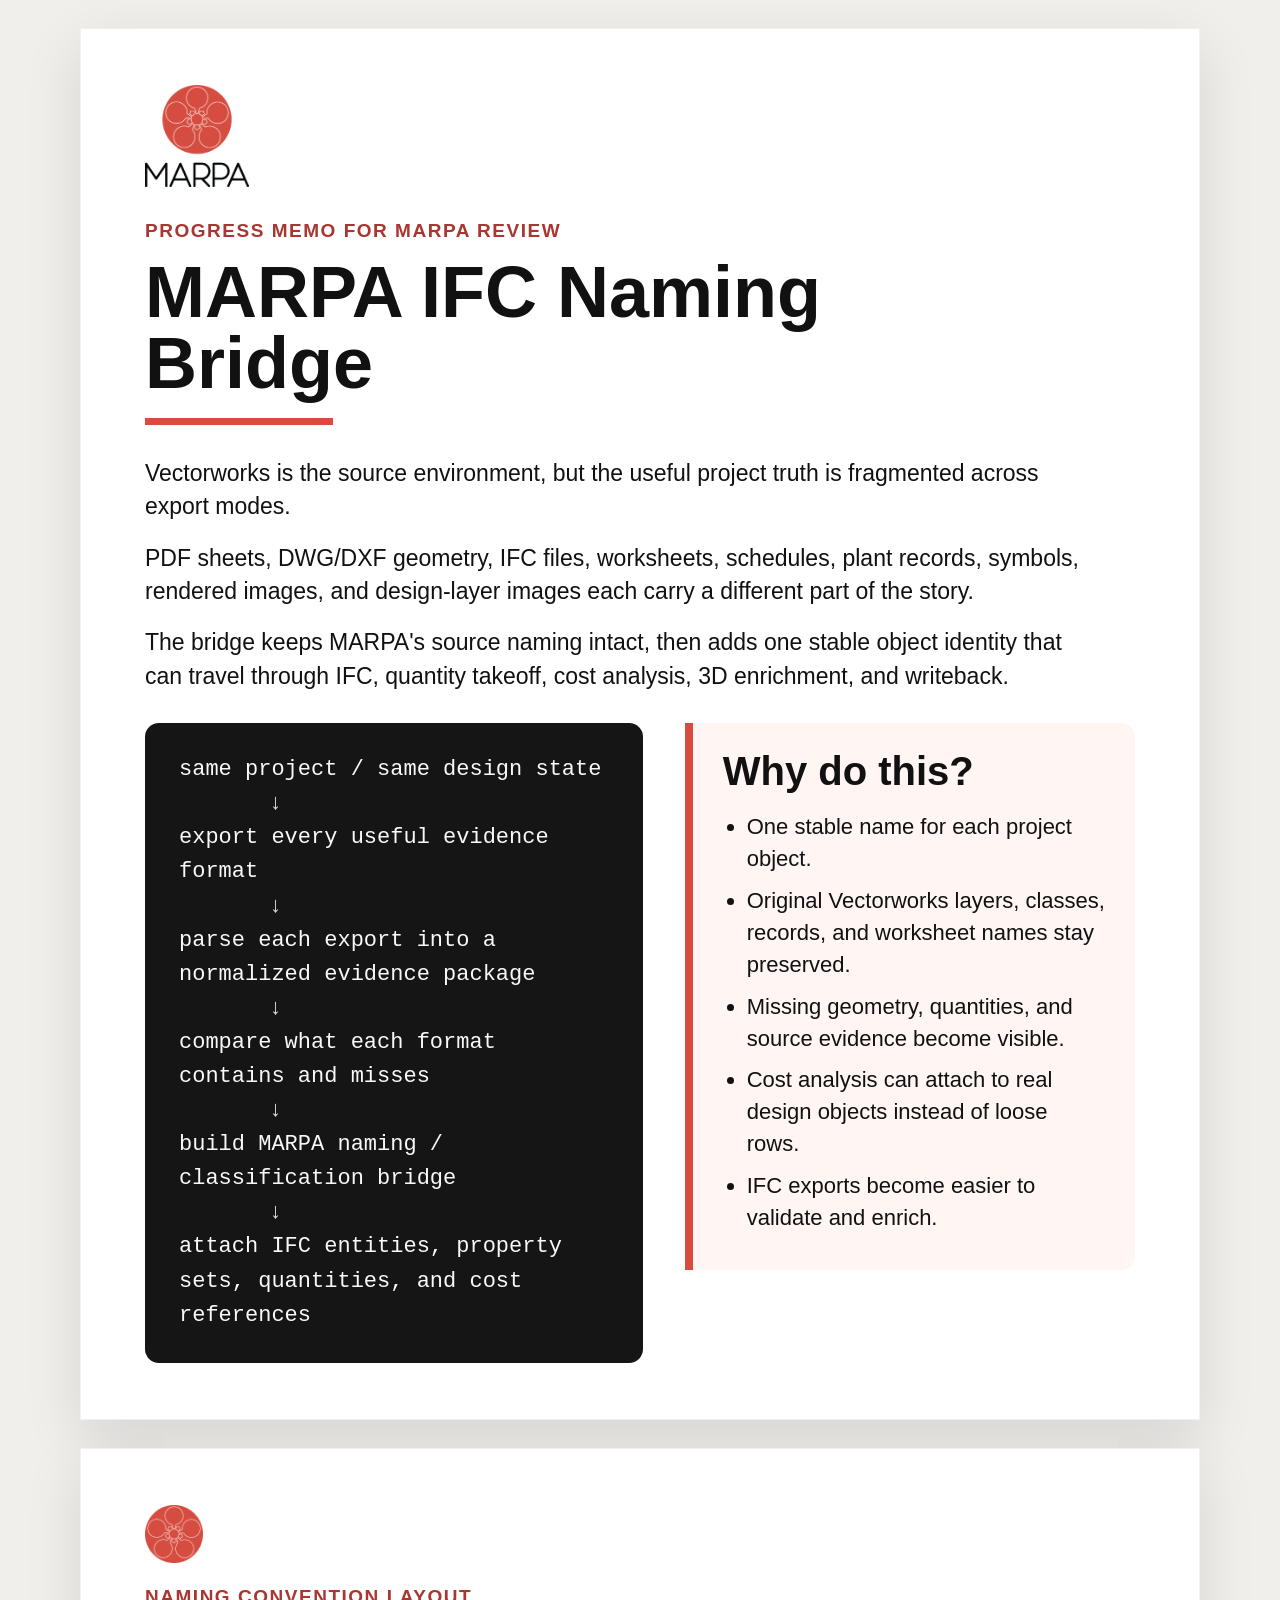
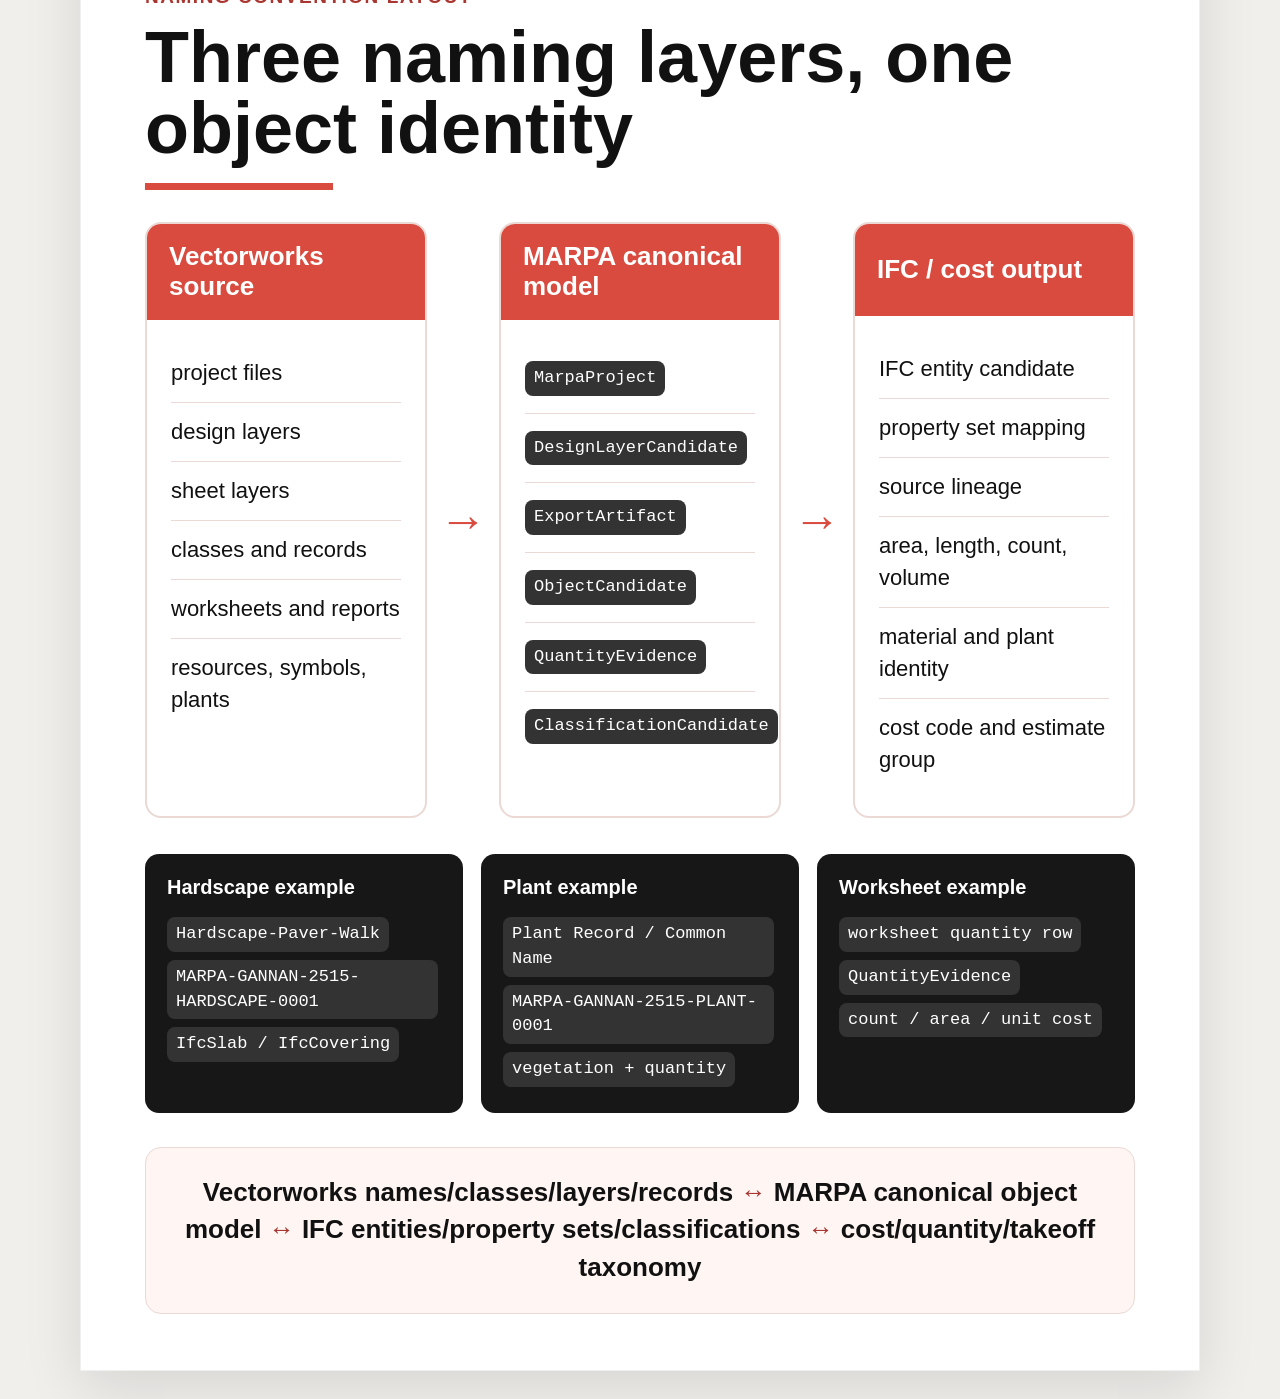
<file: original-progress-memo.html>
<!doctype html>
<html lang="en">
<head>
  <meta charset="utf-8">
  <meta name="viewport" content="width=device-width, initial-scale=1">
  <title>MARPA IFC Naming Bridge</title>
  <style>
    :root {
      --marpa-red: #d94b3f;
      --marpa-red-dark: #a93630;
      --ink: #111111;
      --muted: #5f5f5f;
      --paper: #ffffff;
      --soft: #fff5f3;
      --line: #ead9d5;
      --chip: #333333;
    }

    * {
      box-sizing: border-box;
    }

    body {
      margin: 0;
      background: #f1efec;
      color: var(--ink);
      font-family: "Avenir Next", "Helvetica Neue", Arial, sans-serif;
      line-height: 1.45;
    }

    main {
      width: min(1120px, calc(100vw - 32px));
      margin: 28px auto;
    }

    .page {
      min-height: 920px;
      background: var(--paper);
      padding: 56px 64px;
      margin-bottom: 28px;
      box-shadow: 0 18px 55px rgba(0, 0, 0, 0.11);
      border: 1px solid rgba(0, 0, 0, 0.06);
    }

    .brand {
      width: 104px;
      height: auto;
      display: block;
      margin-bottom: 30px;
    }

    .brand-small {
      width: 58px;
      height: auto;
      display: block;
      margin-bottom: 20px;
    }

    h1 {
      font-size: clamp(44px, 6vw, 72px);
      line-height: 0.98;
      letter-spacing: 0;
      margin: 0 0 20px;
      max-width: 900px;
    }

    h2 {
      font-size: clamp(28px, 3.2vw, 40px);
      line-height: 1.1;
      margin: 0 0 18px;
    }

    h3 {
      font-size: 26px;
      line-height: 1.15;
      margin: 0 0 14px;
    }

    p {
      font-size: 23px;
      margin: 0 0 18px;
      max-width: 940px;
    }

    .kicker {
      color: var(--marpa-red-dark);
      font-size: 19px;
      font-weight: 700;
      letter-spacing: 0.08em;
      text-transform: uppercase;
      margin-bottom: 12px;
    }

    .rule {
      width: 188px;
      height: 7px;
      background: var(--marpa-red);
      margin: 0 0 32px;
    }

    .intro {
      display: grid;
      grid-template-columns: 1.05fr 0.95fr;
      gap: 42px;
      align-items: start;
      margin-top: 30px;
    }

    .flow {
      background: #151515;
      color: #f8f8f8;
      padding: 30px 34px;
      border-radius: 14px;
      font-family: "SFMono-Regular", Consolas, monospace;
      font-size: 22px;
      line-height: 1.55;
    }

    .flow .arrow {
      color: #ffffff;
      opacity: 0.85;
      padding-left: 90px;
    }

    .benefits {
      background: var(--soft);
      border-left: 8px solid var(--marpa-red);
      padding: 26px 30px;
      border-radius: 0 14px 14px 0;
    }

    .benefits ul {
      margin: 10px 0 0;
      padding-left: 24px;
    }

    .benefits li {
      font-size: 22px;
      margin-bottom: 10px;
    }

    .bridge-grid {
      display: grid;
      grid-template-columns: 1fr 72px 1fr 72px 1fr;
      gap: 0;
      align-items: stretch;
      margin-top: 30px;
    }

    .column {
      border: 2px solid var(--line);
      border-radius: 16px;
      overflow: hidden;
      background: #ffffff;
    }

    .column h3 {
      background: var(--marpa-red);
      color: white;
      padding: 18px 22px;
      margin: 0;
      min-height: 92px;
      display: flex;
      align-items: center;
    }

    .column ul {
      list-style: none;
      padding: 24px 24px 28px;
      margin: 0;
    }

    .column li {
      font-size: 22px;
      padding: 13px 0;
      border-bottom: 1px solid var(--line);
    }

    .column li:last-child {
      border-bottom: none;
    }

    .between {
      color: var(--marpa-red);
      display: flex;
      align-items: center;
      justify-content: center;
      font-size: 48px;
      font-weight: 800;
    }

    .examples {
      margin-top: 36px;
      display: grid;
      grid-template-columns: repeat(3, 1fr);
      gap: 18px;
    }

    .example-card {
      background: #171717;
      color: white;
      border-radius: 14px;
      padding: 22px;
      min-height: 164px;
    }

    .example-card h3 {
      color: #ffffff;
      font-size: 20px;
      margin-bottom: 14px;
    }

    .chip {
      display: inline-block;
      background: var(--chip);
      color: #ffffff;
      border-radius: 8px;
      padding: 5px 9px;
      margin: 4px 3px 4px 0;
      font-family: "SFMono-Regular", Consolas, monospace;
      font-size: 17px;
    }

    .outcome {
      margin-top: 34px;
      padding: 26px 30px;
      border-radius: 16px;
      background: var(--soft);
      border: 1px solid var(--line);
      font-size: 26px;
      font-weight: 700;
      text-align: center;
    }

    .outcome span {
      color: var(--marpa-red-dark);
    }

    @media print {
      body {
        background: #ffffff;
      }

      main {
        width: 100%;
        margin: 0;
      }

      .page {
        min-height: 100vh;
        margin: 0;
        box-shadow: none;
        border: none;
        page-break-after: always;
      }
    }

    @media (max-width: 860px) {
      .page {
        padding: 34px 24px;
      }

      .intro,
      .examples {
        grid-template-columns: 1fr;
      }

      .bridge-grid {
        grid-template-columns: 1fr;
        gap: 14px;
      }

      .between {
        transform: rotate(90deg);
      }
    }
  </style>
</head>
<body>
  <main>
    <section class="page">
      <img class="brand" src="[data-uri]" alt="MARPA logo">
      <div class="kicker">Progress memo for MARPA review</div>
      <h1>MARPA IFC Naming Bridge</h1>
      <div class="rule"></div>

      <p>Vectorworks is the source environment, but the useful project truth is fragmented across export modes.</p>
      <p>PDF sheets, DWG/DXF geometry, IFC files, worksheets, schedules, plant records, symbols, rendered images, and design-layer images each carry a different part of the story.</p>
      <p>The bridge keeps MARPA's source naming intact, then adds one stable object identity that can travel through IFC, quantity takeoff, cost analysis, 3D enrichment, and writeback.</p>

      <div class="intro">
        <div class="flow" aria-label="MARPA naming workflow">
          <div>same project / same design state</div>
          <div class="arrow">↓</div>
          <div>export every useful evidence format</div>
          <div class="arrow">↓</div>
          <div>parse each export into a normalized evidence package</div>
          <div class="arrow">↓</div>
          <div>compare what each format contains and misses</div>
          <div class="arrow">↓</div>
          <div>build MARPA naming / classification bridge</div>
          <div class="arrow">↓</div>
          <div>attach IFC entities, property sets, quantities, and cost references</div>
        </div>

        <aside class="benefits">
          <h2>Why do this?</h2>
          <ul>
            <li>One stable name for each project object.</li>
            <li>Original Vectorworks layers, classes, records, and worksheet names stay preserved.</li>
            <li>Missing geometry, quantities, and source evidence become visible.</li>
            <li>Cost analysis can attach to real design objects instead of loose rows.</li>
            <li>IFC exports become easier to validate and enrich.</li>
          </ul>
        </aside>
      </div>
    </section>

    <section class="page">
      <img class="brand-small" src="[data-uri]" alt="MARPA mark">
      <div class="kicker">Naming convention layout</div>
      <h1>Three naming layers, one object identity</h1>
      <div class="rule"></div>

      <div class="bridge-grid" aria-label="Vectorworks to MARPA to IFC mapping">
        <div class="column">
          <h3>Vectorworks source</h3>
          <ul>
            <li>project files</li>
            <li>design layers</li>
            <li>sheet layers</li>
            <li>classes and records</li>
            <li>worksheets and reports</li>
            <li>resources, symbols, plants</li>
          </ul>
        </div>

        <div class="between">→</div>

        <div class="column">
          <h3>MARPA canonical model</h3>
          <ul>
            <li><span class="chip">MarpaProject</span></li>
            <li><span class="chip">DesignLayerCandidate</span></li>
            <li><span class="chip">ExportArtifact</span></li>
            <li><span class="chip">ObjectCandidate</span></li>
            <li><span class="chip">QuantityEvidence</span></li>
            <li><span class="chip">ClassificationCandidate</span></li>
          </ul>
        </div>

        <div class="between">→</div>

        <div class="column">
          <h3>IFC / cost output</h3>
          <ul>
            <li>IFC entity candidate</li>
            <li>property set mapping</li>
            <li>source lineage</li>
            <li>area, length, count, volume</li>
            <li>material and plant identity</li>
            <li>cost code and estimate group</li>
          </ul>
        </div>
      </div>

      <div class="examples">
        <div class="example-card">
          <h3>Hardscape example</h3>
          <span class="chip">Hardscape-Paver-Walk</span>
          <span class="chip">MARPA-GANNAN-2515-HARDSCAPE-0001</span>
          <span class="chip">IfcSlab / IfcCovering</span>
        </div>

        <div class="example-card">
          <h3>Plant example</h3>
          <span class="chip">Plant Record / Common Name</span>
          <span class="chip">MARPA-GANNAN-2515-PLANT-0001</span>
          <span class="chip">vegetation + quantity</span>
        </div>

        <div class="example-card">
          <h3>Worksheet example</h3>
          <span class="chip">worksheet quantity row</span>
          <span class="chip">QuantityEvidence</span>
          <span class="chip">count / area / unit cost</span>
        </div>
      </div>

      <div class="outcome">
        Vectorworks names/classes/layers/records
        <span>↔</span>
        MARPA canonical object model
        <span>↔</span>
        IFC entities/property sets/classifications
        <span>↔</span>
        cost/quantity/takeoff taxonomy
      </div>
    </section>
  </main>
</body>
</html>
</file>
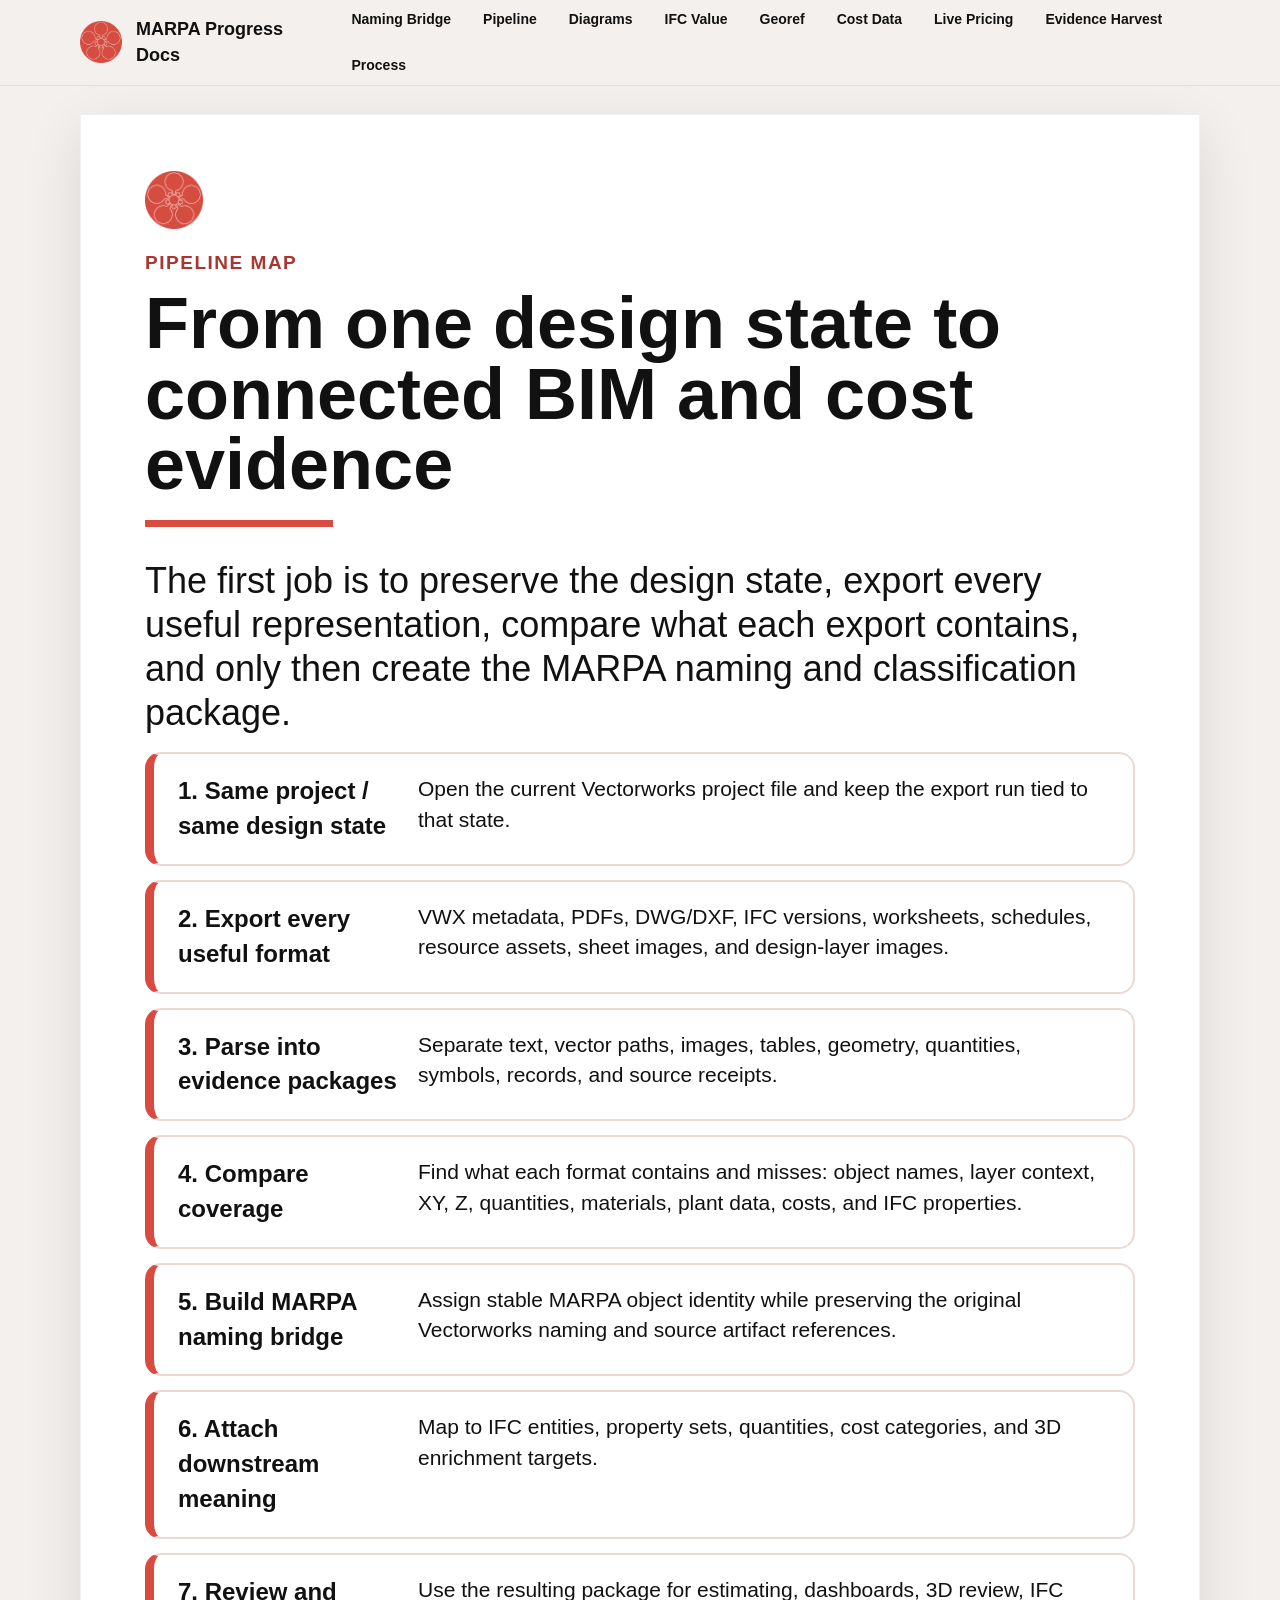
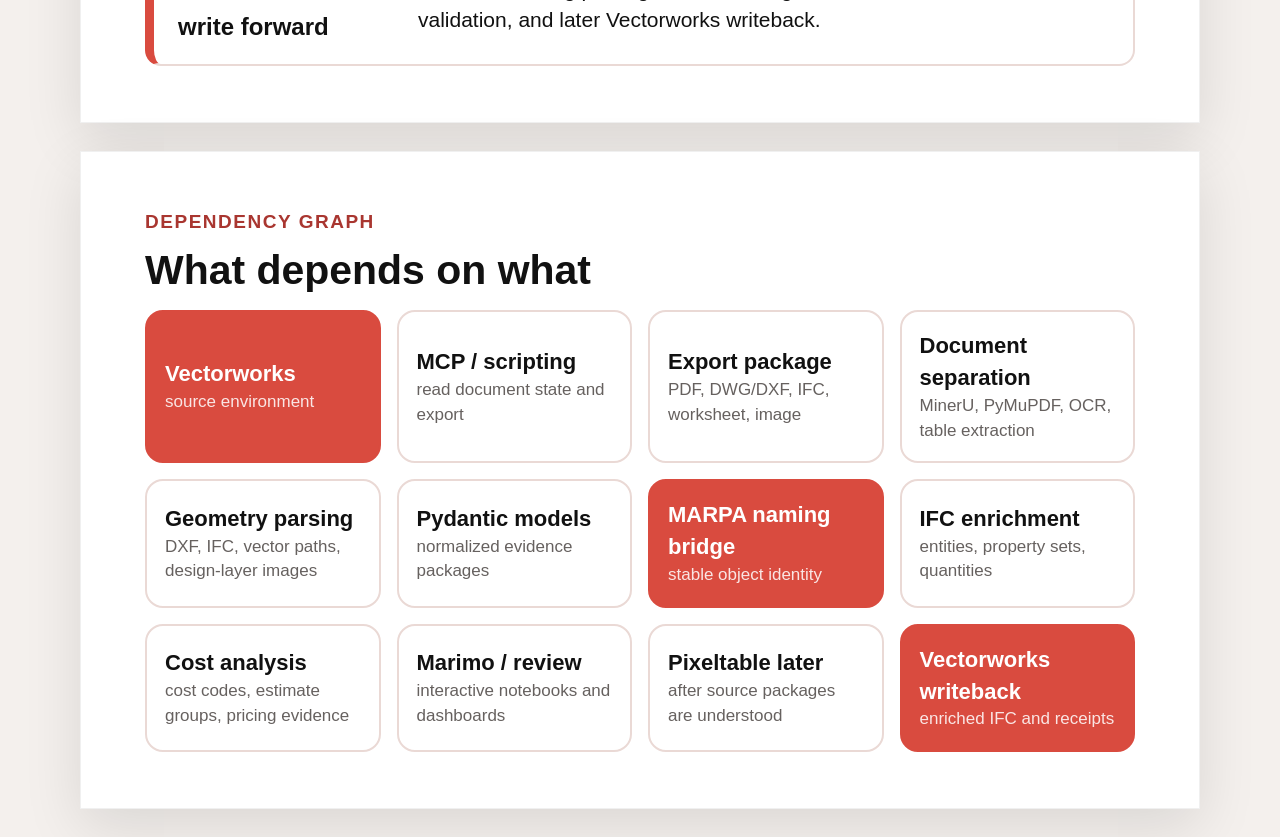
<file: pipeline.html>
<!doctype html>
<html lang="en">
<head>
  <meta charset="utf-8">
  <meta name="viewport" content="width=device-width, initial-scale=1">
  <title>MARPA Pipeline Diagram</title>
  <link rel="stylesheet" href="assets/site.css">
</head>
<body>
  <header class="topbar">
    <nav class="shell nav">
      <a class="nav-brand" href="index.html"><img src="assets/marpa-mark.png" alt=""> MARPA Progress Docs</a>
      <div class="nav-links">
        <a href="naming-bridge.html">Naming Bridge</a>
        <a href="pipeline.html">Pipeline</a>
        <a href="diagrams.html">Diagrams</a>
        <a href="ifc-value.html">IFC Value</a>
        <a href="georeferencing.html">Georef</a>
        <a href="cost-formulas.html">Cost Data</a>
        <a href="predictive-pricing.html">Live Pricing</a>
        <a href="evidence-harvest.html">Evidence Harvest</a>
        <a href="process.html">Process</a>
      </div>
    </nav>
  </header>

  <main class="shell">
    <section class="page">
      <img class="brand-small" src="assets/marpa-mark.png" alt="MARPA mark">
      <div class="kicker">Pipeline map</div>
      <h1>From one design state to connected BIM and cost evidence</h1>
      <div class="rule"></div>
      <p class="lead">The first job is to preserve the design state, export every useful representation, compare what each export contains, and only then create the MARPA naming and classification package.</p>

      <div class="pipeline">
        <div class="pipe-step"><strong>1. Same project / same design state</strong><span>Open the current Vectorworks project file and keep the export run tied to that state.</span></div>
        <div class="pipe-step"><strong>2. Export every useful format</strong><span>VWX metadata, PDFs, DWG/DXF, IFC versions, worksheets, schedules, resource assets, sheet images, and design-layer images.</span></div>
        <div class="pipe-step"><strong>3. Parse into evidence packages</strong><span>Separate text, vector paths, images, tables, geometry, quantities, symbols, records, and source receipts.</span></div>
        <div class="pipe-step"><strong>4. Compare coverage</strong><span>Find what each format contains and misses: object names, layer context, XY, Z, quantities, materials, plant data, costs, and IFC properties.</span></div>
        <div class="pipe-step"><strong>5. Build MARPA naming bridge</strong><span>Assign stable MARPA object identity while preserving the original Vectorworks naming and source artifact references.</span></div>
        <div class="pipe-step"><strong>6. Attach downstream meaning</strong><span>Map to IFC entities, property sets, quantities, cost categories, and 3D enrichment targets.</span></div>
        <div class="pipe-step"><strong>7. Review and write forward</strong><span>Use the resulting package for estimating, dashboards, 3D review, IFC validation, and later Vectorworks writeback.</span></div>
      </div>
    </section>

    <section class="page compact-page">
      <div class="kicker">Dependency graph</div>
      <h2>What depends on what</h2>
      <div class="dependency">
        <div class="node red"><strong>Vectorworks</strong><span>source environment</span></div>
        <div class="node"><strong>MCP / scripting</strong><span>read document state and export</span></div>
        <div class="node"><strong>Export package</strong><span>PDF, DWG/DXF, IFC, worksheet, image</span></div>
        <div class="node"><strong>Document separation</strong><span>MinerU, PyMuPDF, OCR, table extraction</span></div>
        <div class="node"><strong>Geometry parsing</strong><span>DXF, IFC, vector paths, design-layer images</span></div>
        <div class="node"><strong>Pydantic models</strong><span>normalized evidence packages</span></div>
        <div class="node red"><strong>MARPA naming bridge</strong><span>stable object identity</span></div>
        <div class="node"><strong>IFC enrichment</strong><span>entities, property sets, quantities</span></div>
        <div class="node"><strong>Cost analysis</strong><span>cost codes, estimate groups, pricing evidence</span></div>
        <div class="node"><strong>Marimo / review</strong><span>interactive notebooks and dashboards</span></div>
        <div class="node"><strong>Pixeltable later</strong><span>after source packages are understood</span></div>
        <div class="node red"><strong>Vectorworks writeback</strong><span>enriched IFC and receipts</span></div>
      </div>
    </section>
  </main>
</body>
</html>
</file>
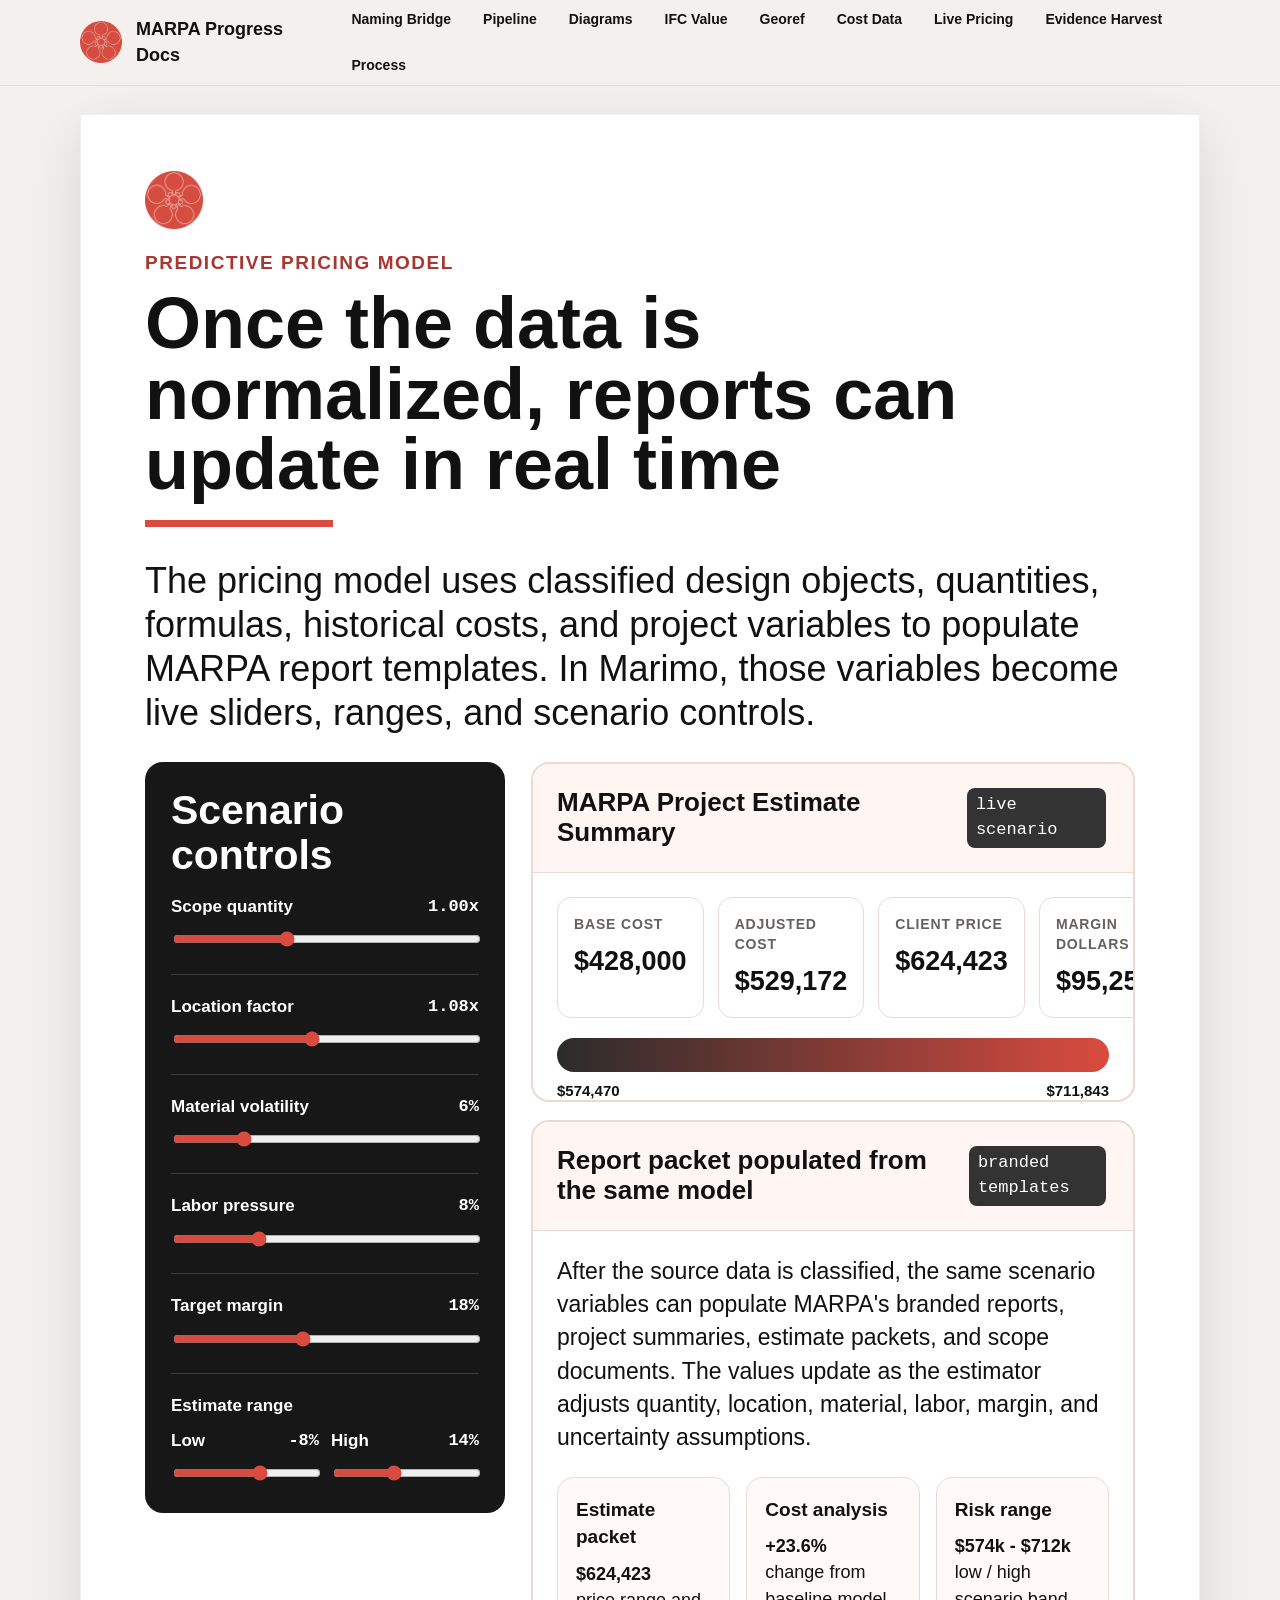
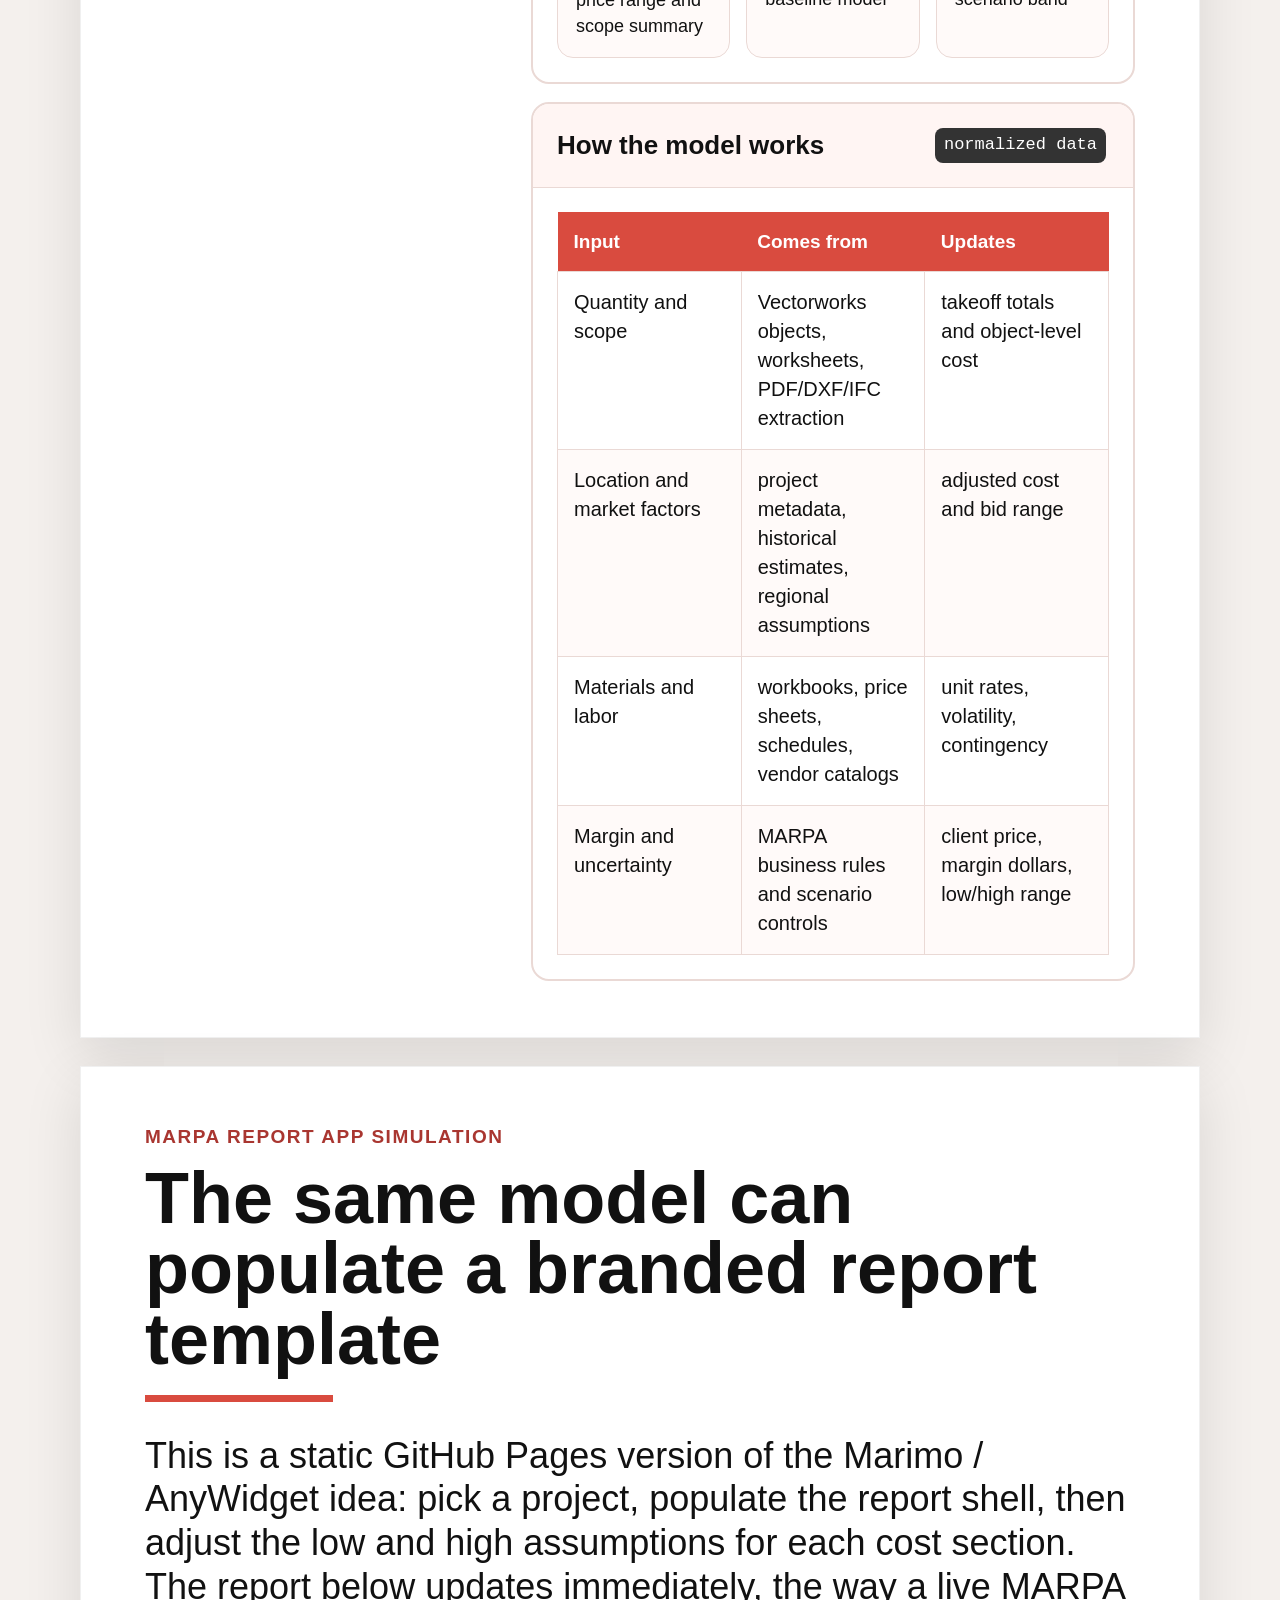
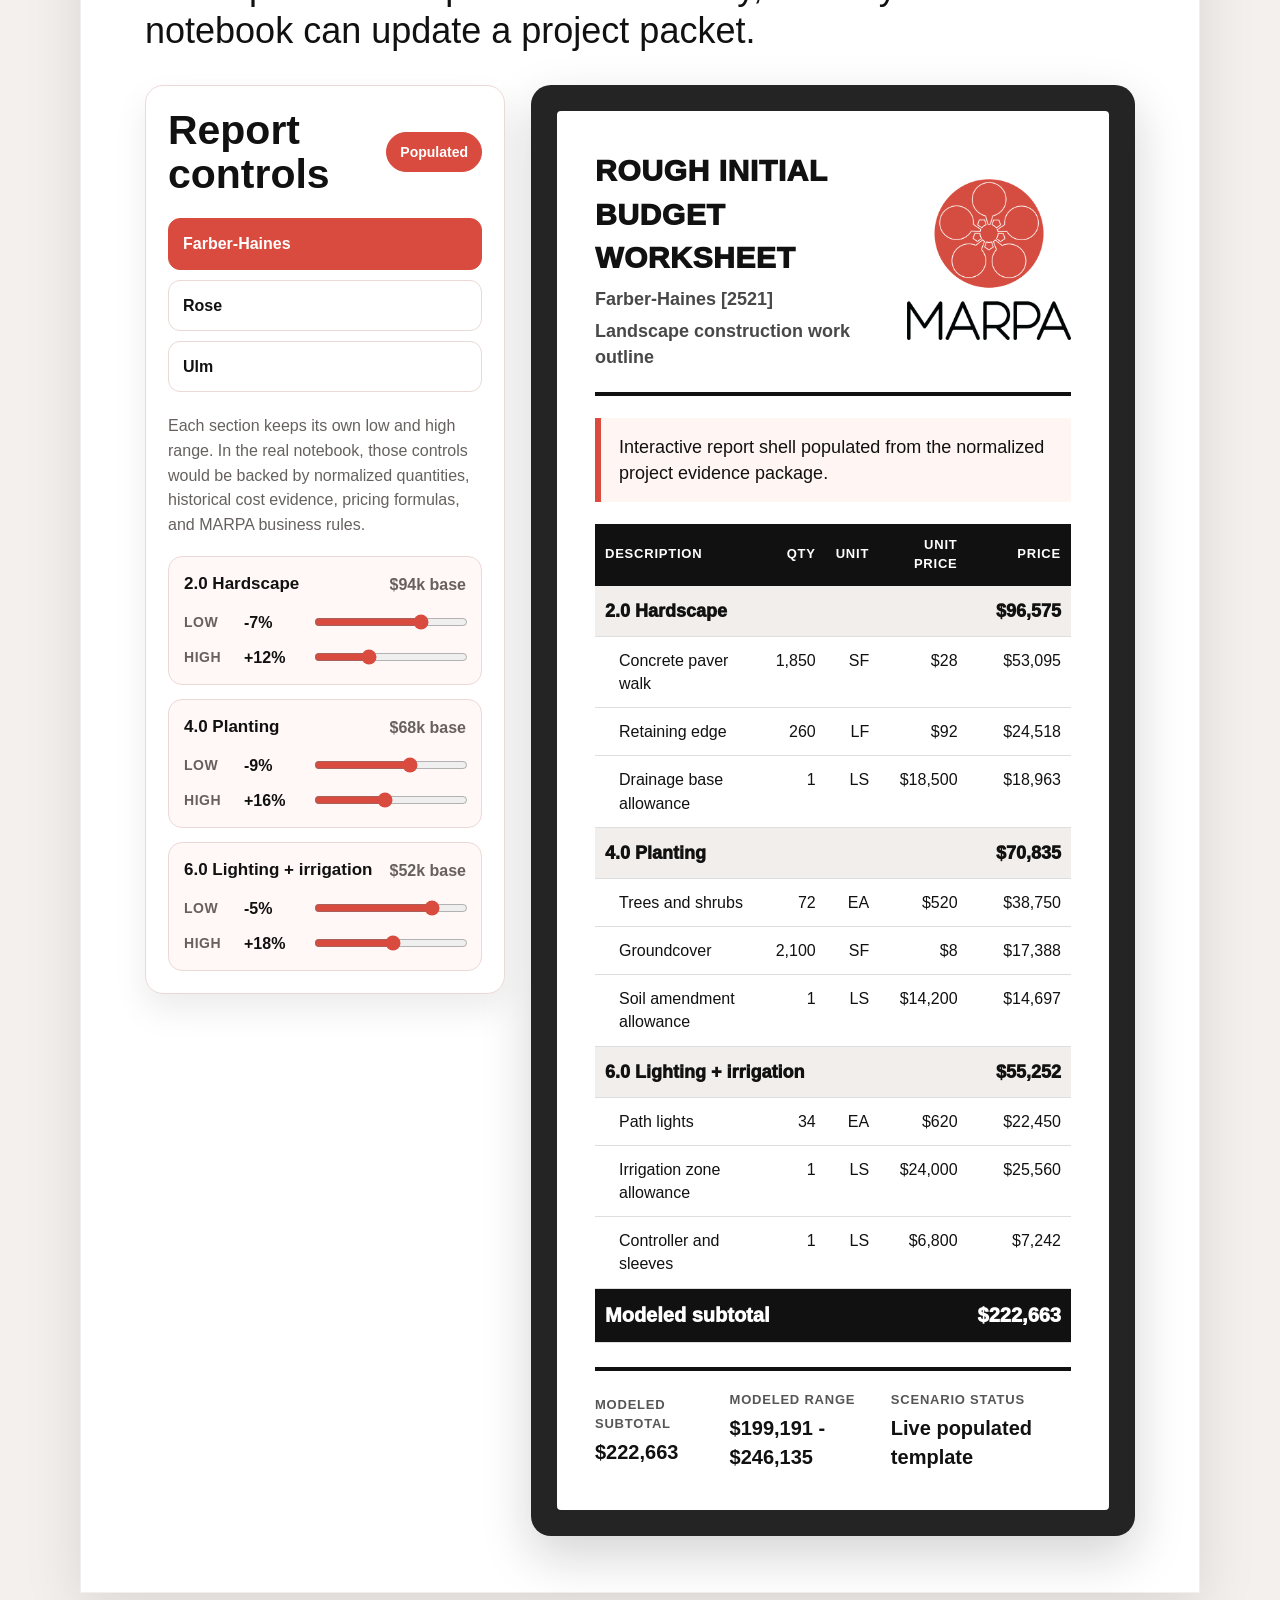
<file: predictive-pricing.html>
<!doctype html>
<html lang="en">
<head>
  <meta charset="utf-8">
  <meta name="viewport" content="width=device-width, initial-scale=1">
  <title>Predictive Pricing And Live Reports</title>
  <link rel="stylesheet" href="assets/site.css">
</head>
<body>
  <header class="topbar">
    <nav class="shell nav">
      <a class="nav-brand" href="index.html"><img src="assets/marpa-mark.png" alt=""> MARPA Progress Docs</a>
      <div class="nav-links">
        <a href="naming-bridge.html">Naming Bridge</a>
        <a href="pipeline.html">Pipeline</a>
        <a href="diagrams.html">Diagrams</a>
        <a href="ifc-value.html">IFC Value</a>
        <a href="georeferencing.html">Georef</a>
        <a href="cost-formulas.html">Cost Data</a>
        <a href="predictive-pricing.html">Live Pricing</a>
        <a href="evidence-harvest.html">Evidence Harvest</a>
        <a href="process.html">Process</a>
      </div>
    </nav>
  </header>

  <main class="shell">
    <section class="page">
      <img class="brand-small" src="assets/marpa-mark.png" alt="MARPA mark">
      <div class="kicker">Predictive pricing model</div>
      <h1>Once the data is normalized, reports can update in real time</h1>
      <div class="rule"></div>
      <p class="lead">The pricing model uses classified design objects, quantities, formulas, historical costs, and project variables to populate MARPA report templates. In Marimo, those variables become live sliders, ranges, and scenario controls.</p>

      <div class="model-board">
        <aside class="controls-panel">
          <h2>Scenario controls</h2>
          <div class="control-group">
            <label class="control-label" for="quantity">Scope quantity <output id="quantityOut">1.00x</output></label>
            <input id="quantity" type="range" min="80" max="135" value="100">
          </div>
          <div class="control-group">
            <label class="control-label" for="location">Location factor <output id="locationOut">1.08x</output></label>
            <input id="location" type="range" min="90" max="130" value="108">
          </div>
          <div class="control-group">
            <label class="control-label" for="material">Material volatility <output id="materialOut">6%</output></label>
            <input id="material" type="range" min="0" max="28" value="6">
          </div>
          <div class="control-group">
            <label class="control-label" for="labor">Labor pressure <output id="laborOut">8%</output></label>
            <input id="labor" type="range" min="0" max="30" value="8">
          </div>
          <div class="control-group">
            <label class="control-label" for="margin">Target margin <output id="marginOut">18%</output></label>
            <input id="margin" type="range" min="8" max="32" value="18">
          </div>
          <div class="control-group">
            <label class="control-label">Estimate range</label>
            <div class="range-row">
              <div>
                <label class="control-label" for="low">Low <output id="lowOut">-8%</output></label>
                <input id="low" type="range" min="-20" max="0" value="-8">
              </div>
              <div>
                <label class="control-label" for="high">High <output id="highOut">14%</output></label>
                <input id="high" type="range" min="0" max="35" value="14">
              </div>
            </div>
          </div>
        </aside>

        <div class="report-stack">
          <article class="report-sheet">
            <div class="report-header">
              <h3>MARPA Project Estimate Summary</h3>
              <span class="chip">live scenario</span>
            </div>
            <div class="report-body">
              <div class="metric-grid">
                <div class="metric"><strong>Base cost</strong><span id="baseCost">$428,000</span></div>
                <div class="metric"><strong>Adjusted cost</strong><span id="adjustedCost">$499,219</span></div>
                <div class="metric"><strong>Client price</strong><span id="clientPrice">$589,078</span></div>
                <div class="metric"><strong>Margin dollars</strong><span id="marginDollars">$89,859</span></div>
              </div>
              <div class="range-band" id="rangeBand" data-low="$459,281" data-high="$669,549"></div>
            </div>
          </article>

          <article class="report-sheet">
            <div class="report-header">
              <h3>Report packet populated from the same model</h3>
              <span class="chip">branded templates</span>
            </div>
            <div class="report-body">
              <p>After the source data is classified, the same scenario variables can populate MARPA's branded reports, project summaries, estimate packets, and scope documents. The values update as the estimator adjusts quantity, location, material, labor, margin, and uncertainty assumptions.</p>
              <div class="doc-grid">
                <div class="doc-card">
                  <h4>Estimate packet</h4>
                  <p><strong id="packetTotal">$589,078</strong><br>price range and scope summary</p>
                </div>
                <div class="doc-card">
                  <h4>Cost analysis</h4>
                  <p><strong id="analysisDelta">+16.6%</strong><br>change from baseline model</p>
                </div>
                <div class="doc-card">
                  <h4>Risk range</h4>
                  <p><strong id="riskRange">$459k - $670k</strong><br>low / high scenario band</p>
                </div>
              </div>
            </div>
          </article>

          <article class="report-sheet">
            <div class="report-header">
              <h3>How the model works</h3>
              <span class="chip">normalized data</span>
            </div>
            <div class="report-body">
              <table class="matrix">
                <thead>
                  <tr>
                    <th>Input</th>
                    <th>Comes from</th>
                    <th>Updates</th>
                  </tr>
                </thead>
                <tbody>
                  <tr>
                    <td>Quantity and scope</td>
                    <td>Vectorworks objects, worksheets, PDF/DXF/IFC extraction</td>
                    <td>takeoff totals and object-level cost</td>
                  </tr>
                  <tr>
                    <td>Location and market factors</td>
                    <td>project metadata, historical estimates, regional assumptions</td>
                    <td>adjusted cost and bid range</td>
                  </tr>
                  <tr>
                    <td>Materials and labor</td>
                    <td>workbooks, price sheets, schedules, vendor catalogs</td>
                    <td>unit rates, volatility, contingency</td>
                  </tr>
                  <tr>
                    <td>Margin and uncertainty</td>
                    <td>MARPA business rules and scenario controls</td>
                    <td>client price, margin dollars, low/high range</td>
                  </tr>
                </tbody>
              </table>
            </div>
          </article>
        </div>
      </div>
    </section>

    <section class="page">
      <div class="kicker">MARPA report app simulation</div>
      <h1>The same model can populate a branded report template</h1>
      <div class="rule"></div>
      <p class="lead">This is a static GitHub Pages version of the Marimo / AnyWidget idea: pick a project, populate the report shell, then adjust the low and high assumptions for each cost section. The report below updates immediately, the way a live MARPA notebook can update a project packet.</p>

      <div class="report-demo-board">
        <aside class="template-controls">
          <div class="control-heading">
            <h2>Report controls</h2>
            <button class="populate-toggle active" id="populateToggle" type="button">Populated</button>
          </div>

          <div class="project-tabs" role="group" aria-label="Project examples">
            <button class="project-tab active" type="button" data-project="farber">Farber-Haines</button>
            <button class="project-tab" type="button" data-project="rose">Rose</button>
            <button class="project-tab" type="button" data-project="ulm">Ulm</button>
          </div>

          <p class="template-note">Each section keeps its own low and high range. In the real notebook, those controls would be backed by normalized quantities, historical cost evidence, pricing formulas, and MARPA business rules.</p>

          <div class="section-control-list" id="sectionControls"></div>
        </aside>

        <article class="report-preview" aria-live="polite">
          <div class="budget-report">
            <div class="budget-report-header">
              <div>
                <div class="budget-title" id="reportTitle">Rough Initial Budget Worksheet</div>
                <div class="budget-meta" id="reportProject">Farber-Haines [2521]</div>
                <div class="budget-meta" id="reportSubtitle">Landscape construction work outline</div>
              </div>
              <img class="budget-logo" src="assets/marpa-logo.png" alt="MARPA">
            </div>

            <div class="budget-note" id="reportNote">Interactive report shell populated from the normalized project evidence package.</div>

            <table class="budget-table">
              <thead>
                <tr>
                  <th>Description</th>
                  <th>Qty</th>
                  <th>Unit</th>
                  <th>Unit Price</th>
                  <th>Price</th>
                </tr>
              </thead>
              <tbody id="reportRows"></tbody>
            </table>

            <div class="budget-summary">
              <div>
                <span>Modeled subtotal</span>
                <strong id="reportSubtotal">$282,734</strong>
              </div>
              <div>
                <span>Modeled range</span>
                <strong id="reportRange">$257,912 - $320,492</strong>
              </div>
              <div>
                <span>Scenario status</span>
                <strong id="reportStatus">Live populated template</strong>
              </div>
            </div>
          </div>
        </article>
      </div>
    </section>
  </main>

  <script>
    const base = 428000;
    const els = {
      quantity: document.getElementById("quantity"),
      location: document.getElementById("location"),
      material: document.getElementById("material"),
      labor: document.getElementById("labor"),
      margin: document.getElementById("margin"),
      low: document.getElementById("low"),
      high: document.getElementById("high"),
      quantityOut: document.getElementById("quantityOut"),
      locationOut: document.getElementById("locationOut"),
      materialOut: document.getElementById("materialOut"),
      laborOut: document.getElementById("laborOut"),
      marginOut: document.getElementById("marginOut"),
      lowOut: document.getElementById("lowOut"),
      highOut: document.getElementById("highOut"),
      baseCost: document.getElementById("baseCost"),
      adjustedCost: document.getElementById("adjustedCost"),
      clientPrice: document.getElementById("clientPrice"),
      marginDollars: document.getElementById("marginDollars"),
      packetTotal: document.getElementById("packetTotal"),
      analysisDelta: document.getElementById("analysisDelta"),
      riskRange: document.getElementById("riskRange"),
      rangeBand: document.getElementById("rangeBand")
    };

    function money(value, compact = false) {
      if (compact) return "$" + Math.round(value / 1000).toLocaleString() + "k";
      return value.toLocaleString("en-US", { style: "currency", currency: "USD", maximumFractionDigits: 0 });
    }

    function pct(value) {
      return `${value}%`;
    }

    function update() {
      const quantity = Number(els.quantity.value) / 100;
      const location = Number(els.location.value) / 100;
      const material = Number(els.material.value) / 100;
      const labor = Number(els.labor.value) / 100;
      const margin = Number(els.margin.value) / 100;
      const low = Number(els.low.value) / 100;
      const high = Number(els.high.value) / 100;

      const adjusted = base * quantity * location * (1 + material) * (1 + labor);
      const client = adjusted * (1 + margin);
      const marginDollars = client - adjusted;
      const lowValue = client * (1 + low);
      const highValue = client * (1 + high);
      const delta = ((adjusted / base) - 1) * 100;

      els.quantityOut.textContent = `${quantity.toFixed(2)}x`;
      els.locationOut.textContent = `${location.toFixed(2)}x`;
      els.materialOut.textContent = pct(Math.round(material * 100));
      els.laborOut.textContent = pct(Math.round(labor * 100));
      els.marginOut.textContent = pct(Math.round(margin * 100));
      els.lowOut.textContent = pct(Math.round(low * 100));
      els.highOut.textContent = pct(Math.round(high * 100));

      els.baseCost.textContent = money(base);
      els.adjustedCost.textContent = money(adjusted);
      els.clientPrice.textContent = money(client);
      els.marginDollars.textContent = money(marginDollars);
      els.packetTotal.textContent = money(client);
      els.analysisDelta.textContent = `${delta >= 0 ? "+" : ""}${delta.toFixed(1)}%`;
      els.riskRange.textContent = `${money(lowValue, true)} - ${money(highValue, true)}`;
      els.rangeBand.dataset.low = money(lowValue);
      els.rangeBand.dataset.high = money(highValue);
    }

    Object.values(els).forEach((el) => {
      if (el && el.tagName === "INPUT") el.addEventListener("input", update);
    });
    update();

    const reportProjects = {
      farber: {
        title: "Rough Initial Budget Worksheet",
        project: "Farber-Haines [2521]",
        subtitle: "Landscape construction work outline",
        note: "Interactive report shell populated from the normalized project evidence package.",
        sections: [
          {
            key: "hardscape",
            name: "2.0 Hardscape",
            low: -7,
            high: 12,
            lines: [
              ["Concrete paver walk", 1850, "SF", 28],
              ["Retaining edge", 260, "LF", 92],
              ["Drainage base allowance", 1, "LS", 18500]
            ]
          },
          {
            key: "planting",
            name: "4.0 Planting",
            low: -9,
            high: 16,
            lines: [
              ["Trees and shrubs", 72, "EA", 520],
              ["Groundcover", 2100, "SF", 8],
              ["Soil amendment allowance", 1, "LS", 14200]
            ]
          },
          {
            key: "systems",
            name: "6.0 Lighting + irrigation",
            low: -5,
            high: 18,
            lines: [
              ["Path lights", 34, "EA", 620],
              ["Irrigation zone allowance", 1, "LS", 24000],
              ["Controller and sleeves", 1, "LS", 6800]
            ]
          }
        ]
      },
      rose: {
        title: "Retail + Vendor Budget Worksheet",
        project: "Rose [2520]",
        subtitle: "Planting, materials, and vendor pricing scenario",
        note: "Retail and vendor assumptions shown as a live scenario surface.",
        sections: [
          {
            key: "plant_palette",
            name: "1.0 Plant palette",
            low: -6,
            high: 14,
            lines: [
              ["Specimen trees", 18, "EA", 1250],
              ["Shrub grouping", 146, "EA", 86],
              ["Perennial massing", 820, "SF", 11]
            ]
          },
          {
            key: "materials",
            name: "2.0 Materials",
            low: -8,
            high: 20,
            lines: [
              ["Stone paving", 980, "SF", 42],
              ["Gravel surfacing", 610, "SF", 13],
              ["Mulch and soil media", 1, "LS", 9200]
            ]
          },
          {
            key: "labor",
            name: "3.0 Labor + install",
            low: -4,
            high: 17,
            lines: [
              ["Plant installation", 1, "LS", 27500],
              ["Hardscape installation", 1, "LS", 46800],
              ["Site coordination", 1, "LS", 11800]
            ]
          }
        ]
      },
      ulm: {
        title: "Cost Comparison Worksheet",
        project: "Ulm",
        subtitle: "Scope options and comparative budget scenario",
        note: "Comparison view for testing how scope alternates move the report totals.",
        sections: [
          {
            key: "option_a",
            name: "Option A - base scope",
            low: -10,
            high: 9,
            lines: [
              ["Base planting scope", 1, "LS", 74000],
              ["Base hardscape scope", 1, "LS", 118000],
              ["Base lighting scope", 1, "LS", 31000]
            ]
          },
          {
            key: "option_b",
            name: "Option B - enhanced scope",
            low: -7,
            high: 19,
            lines: [
              ["Enhanced paving", 1, "LS", 64000],
              ["Feature planting", 1, "LS", 38500],
              ["Water / focal feature", 1, "LS", 42000]
            ]
          },
          {
            key: "carry",
            name: "Carry items",
            low: -5,
            high: 12,
            lines: [
              ["Mobilization", 1, "LS", 16500],
              ["General conditions", 1, "LS", 28500],
              ["Design coordination", 1, "LS", 9500]
            ]
          }
        ]
      }
    };

    const reportState = {
      project: "farber",
      populated: true,
      ranges: {}
    };

    const reportEls = {
      populateToggle: document.getElementById("populateToggle"),
      projectTabs: Array.from(document.querySelectorAll(".project-tab")),
      sectionControls: document.getElementById("sectionControls"),
      title: document.getElementById("reportTitle"),
      project: document.getElementById("reportProject"),
      subtitle: document.getElementById("reportSubtitle"),
      note: document.getElementById("reportNote"),
      rows: document.getElementById("reportRows"),
      subtotal: document.getElementById("reportSubtotal"),
      range: document.getElementById("reportRange"),
      status: document.getElementById("reportStatus")
    };

    function sectionBase(section) {
      return section.lines.reduce((total, line) => total + line[1] * line[3], 0);
    }

    function blankValue(value) {
      return reportState.populated ? value : '<span class="empty-value">-</span>';
    }

    function initRanges(projectKey) {
      const project = reportProjects[projectKey];
      project.sections.forEach((section) => {
        if (!reportState.ranges[section.key]) {
          reportState.ranges[section.key] = { low: section.low, high: section.high };
        }
      });
    }

    function renderSectionControls() {
      const project = reportProjects[reportState.project];
      reportEls.sectionControls.innerHTML = "";
      project.sections.forEach((section) => {
        const range = reportState.ranges[section.key];
        const card = document.createElement("div");
        card.className = "section-control";
        card.innerHTML = `
          <div class="section-control-head">
            <strong>${section.name}</strong>
            <span>${money(sectionBase(section), true)} base</span>
          </div>
          <div class="dual-row">
            <label>Low <output>${range.low}%</output>
              <input type="range" min="-25" max="0" value="${range.low}" data-section="${section.key}" data-bound="low">
            </label>
            <label>High <output>+${range.high}%</output>
              <input type="range" min="0" max="35" value="${range.high}" data-section="${section.key}" data-bound="high">
            </label>
          </div>
        `;
        reportEls.sectionControls.appendChild(card);
      });

      reportEls.sectionControls.querySelectorAll("input").forEach((input) => {
        input.addEventListener("input", (event) => {
          const sectionKey = event.target.dataset.section;
          const bound = event.target.dataset.bound;
          reportState.ranges[sectionKey][bound] = Number(event.target.value);
          renderReport();
          renderSectionControls();
        });
      });
    }

    function renderReport() {
      const project = reportProjects[reportState.project];
      reportEls.title.textContent = project.title;
      reportEls.project.textContent = project.project;
      reportEls.subtitle.textContent = project.subtitle;
      reportEls.note.textContent = project.note;
      reportEls.populateToggle.textContent = reportState.populated ? "Populated" : "Blank shell";
      reportEls.populateToggle.classList.toggle("active", reportState.populated);

      let subtotal = 0;
      let lowTotal = 0;
      let highTotal = 0;
      const rows = [];

      project.sections.forEach((section) => {
        const range = reportState.ranges[section.key];
        const midpoint = 1 + ((range.low + range.high) / 2 / 100);
        const lowFactor = 1 + (range.low / 100);
        const highFactor = 1 + (range.high / 100);
        const baseTotal = sectionBase(section);
        const sectionTotal = baseTotal * midpoint;
        subtotal += sectionTotal;
        lowTotal += baseTotal * lowFactor;
        highTotal += baseTotal * highFactor;

        rows.push(`
          <tr class="budget-section-row">
            <td colspan="4">${section.name}</td>
            <td>${blankValue(money(sectionTotal))}</td>
          </tr>
        `);

        section.lines.forEach((line) => {
          const lineTotal = line[1] * line[3] * midpoint;
          rows.push(`
            <tr class="budget-line-row">
              <td>${line[0]}</td>
              <td>${blankValue(line[1].toLocaleString())}</td>
              <td>${line[2]}</td>
              <td>${blankValue(money(line[3]))}</td>
              <td>${blankValue(money(lineTotal))}</td>
            </tr>
          `);
        });
      });

      rows.push(`
        <tr class="budget-total-row">
          <td colspan="4">Modeled subtotal</td>
          <td>${blankValue(money(subtotal))}</td>
        </tr>
      `);

      reportEls.rows.innerHTML = rows.join("");
      reportEls.subtotal.innerHTML = blankValue(money(subtotal));
      reportEls.range.innerHTML = blankValue(`${money(lowTotal)} - ${money(highTotal)}`);
      reportEls.status.textContent = reportState.populated ? "Live populated template" : "Template shell ready";
    }

    function setProject(projectKey) {
      reportState.project = projectKey;
      initRanges(projectKey);
      reportEls.projectTabs.forEach((tab) => {
        tab.classList.toggle("active", tab.dataset.project === projectKey);
      });
      renderSectionControls();
      renderReport();
    }

    reportEls.projectTabs.forEach((tab) => {
      tab.addEventListener("click", () => setProject(tab.dataset.project));
    });
    reportEls.populateToggle.addEventListener("click", () => {
      reportState.populated = !reportState.populated;
      renderReport();
    });

    setProject(reportState.project);
  </script>
</body>
</html>
</file>
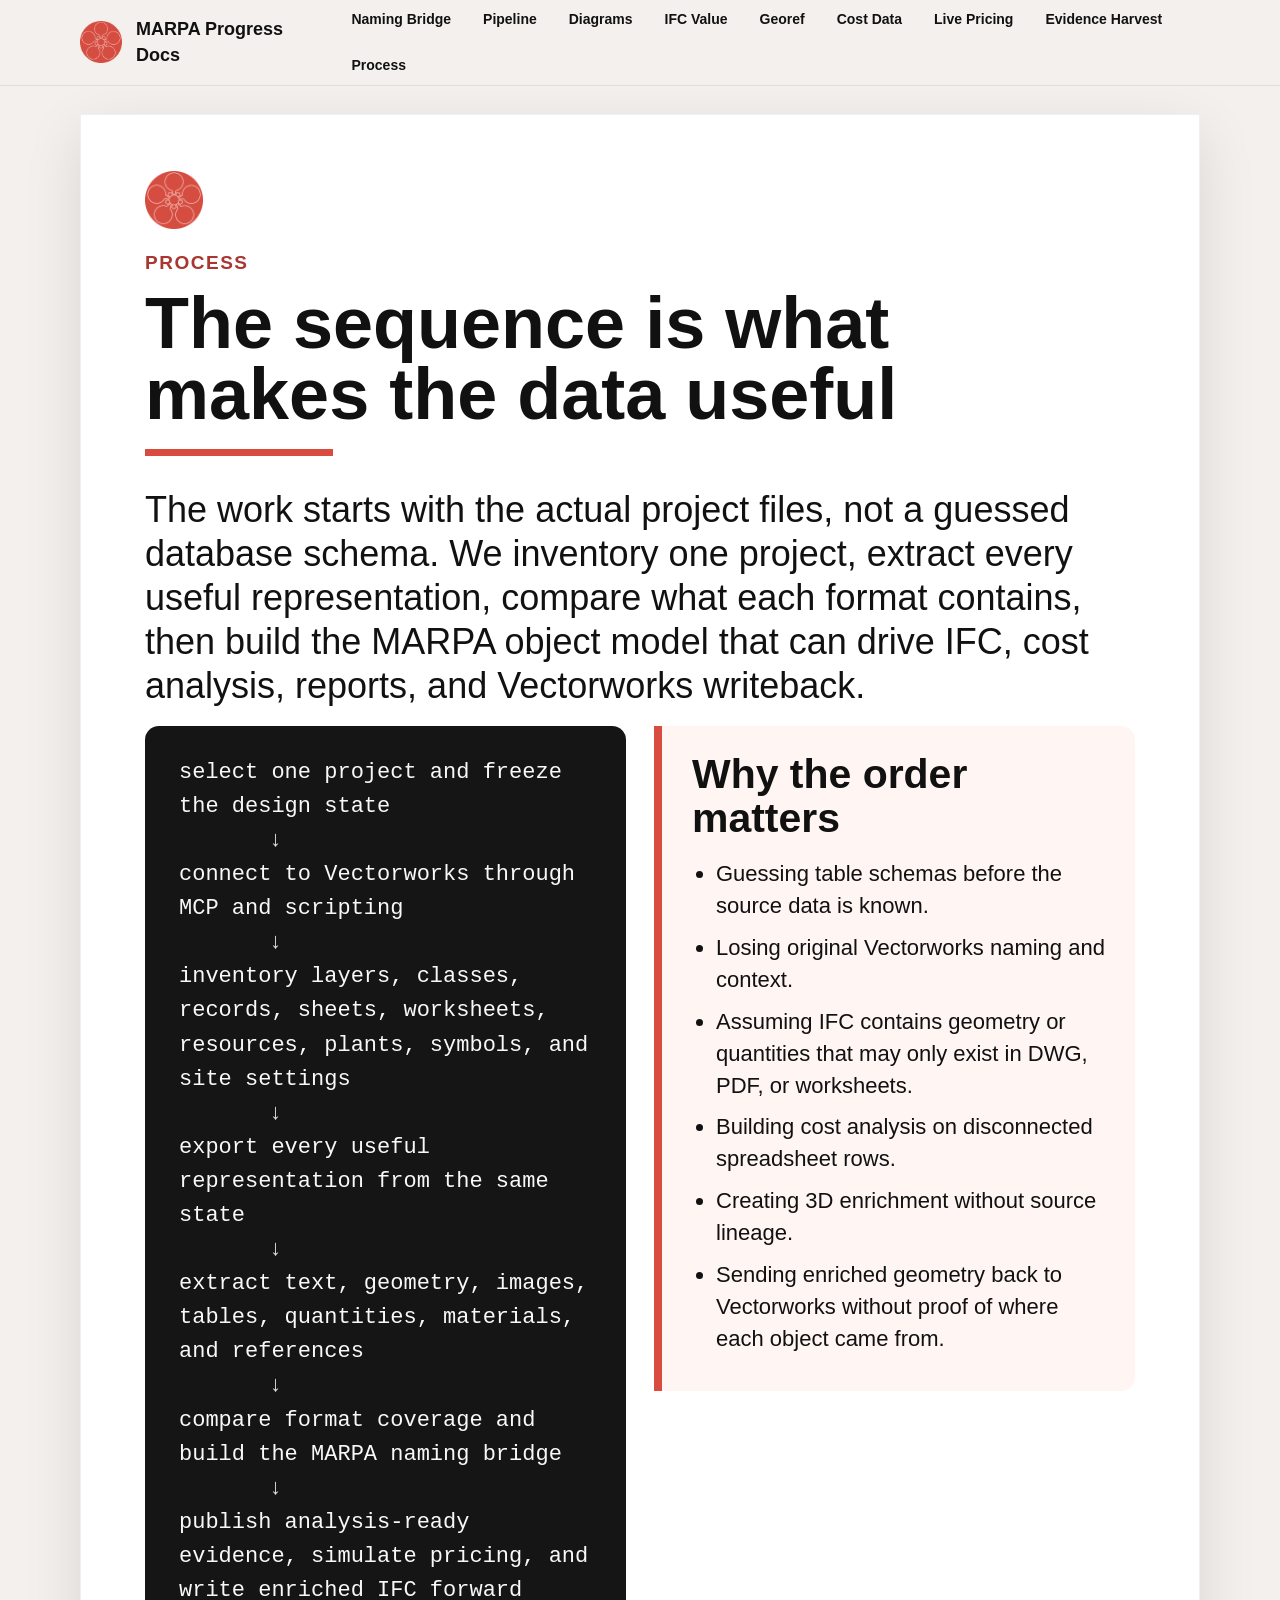
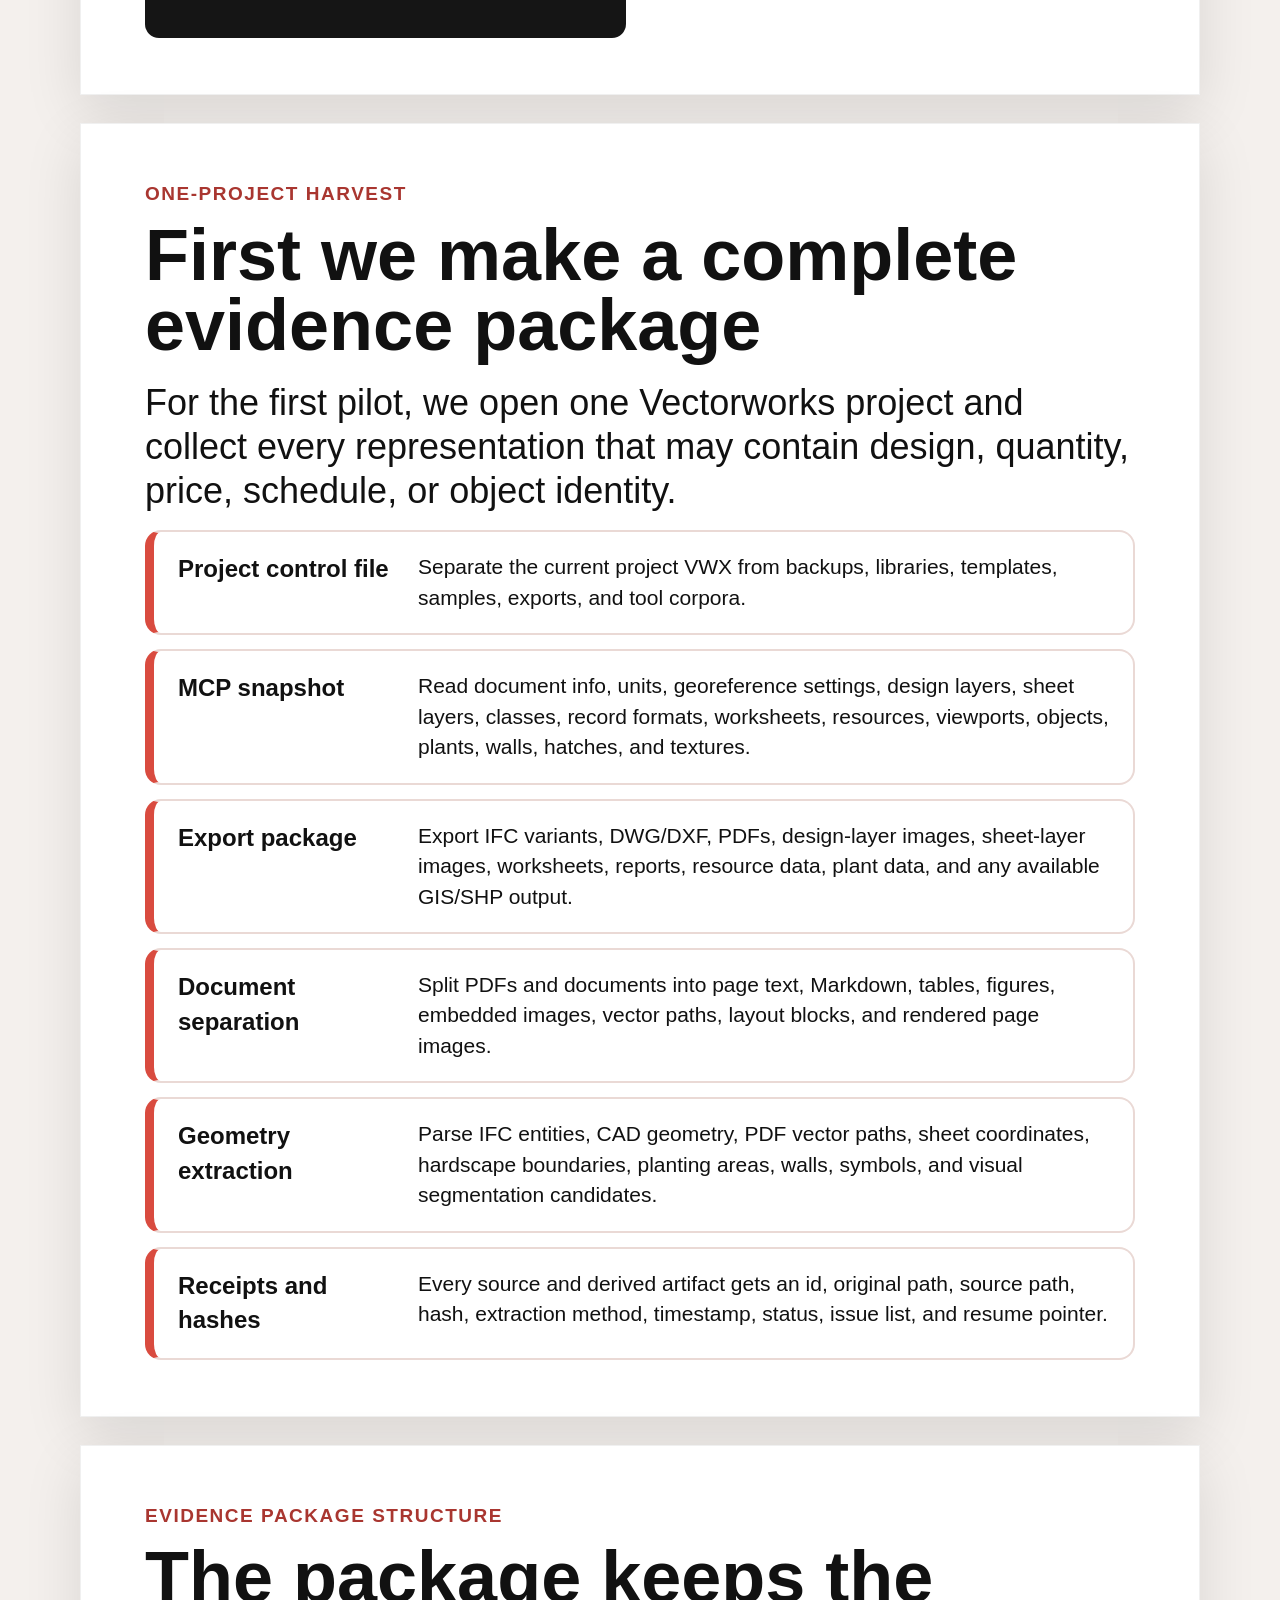
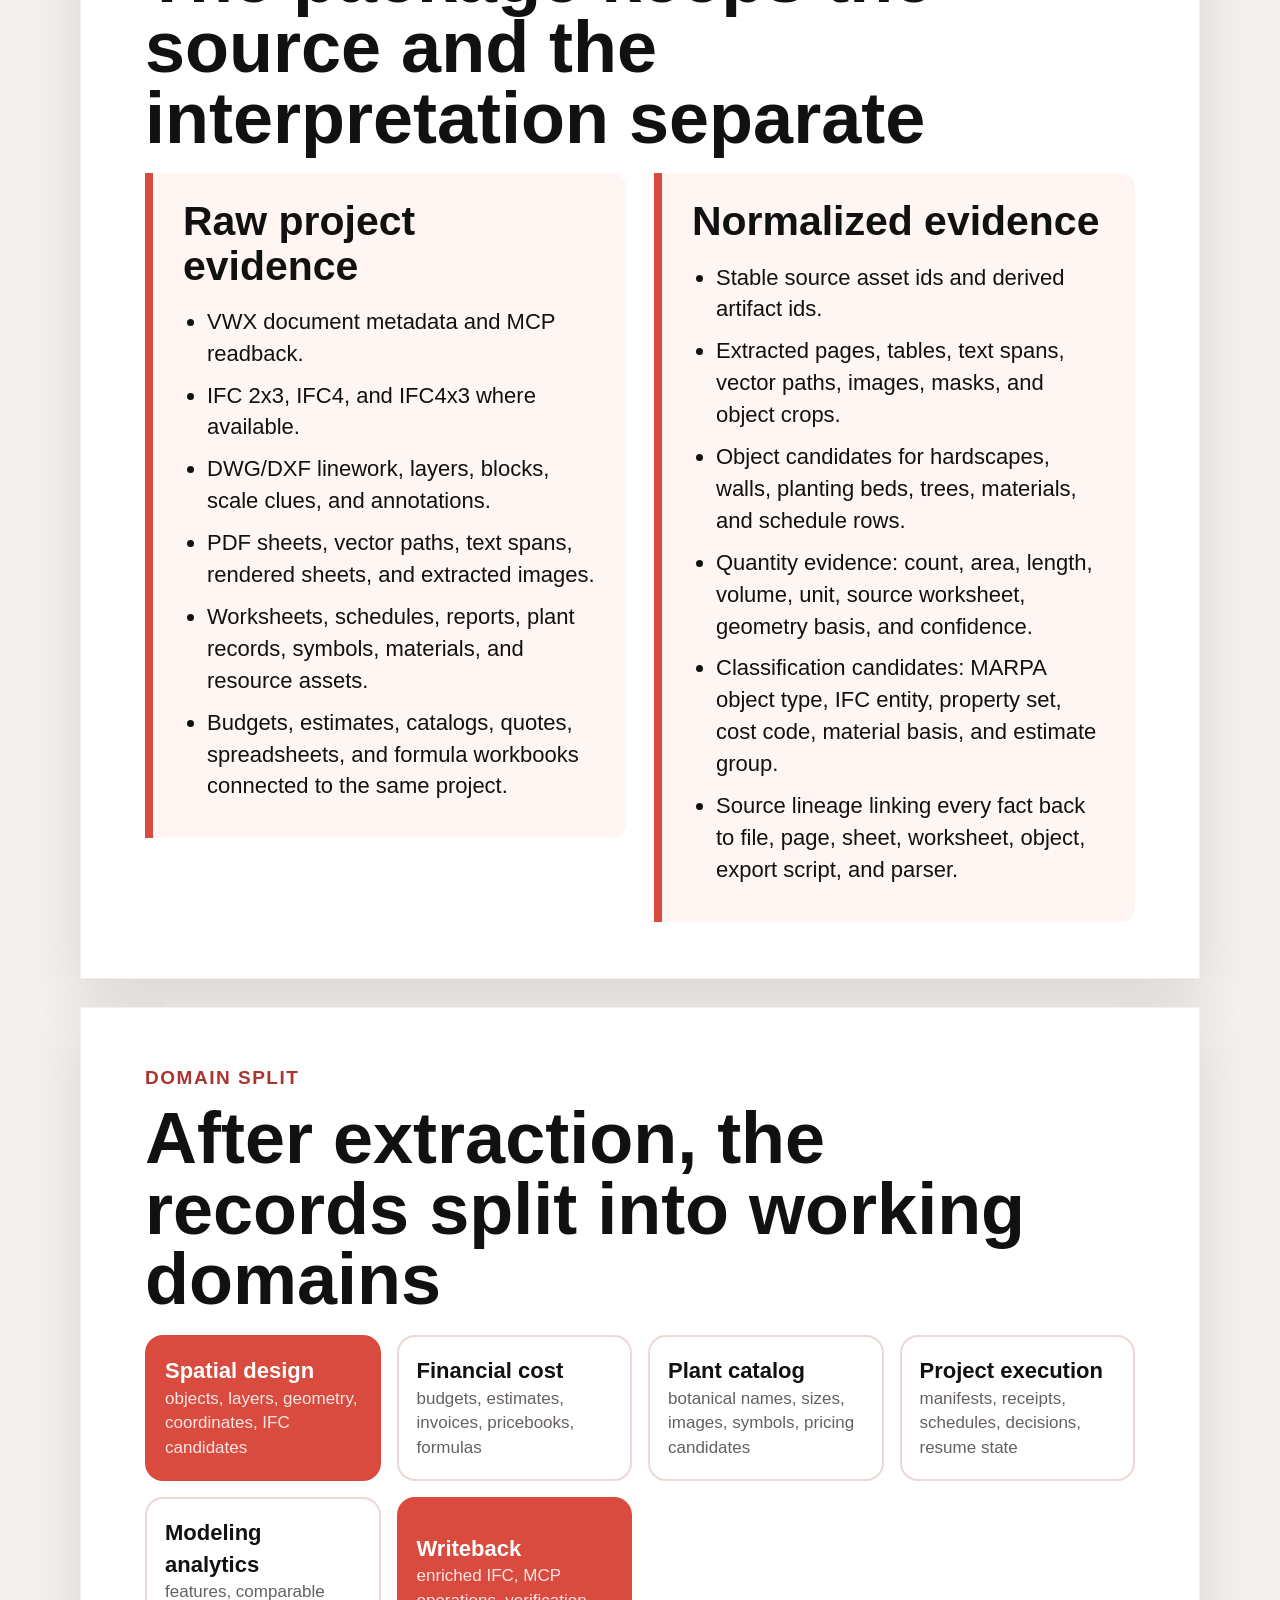
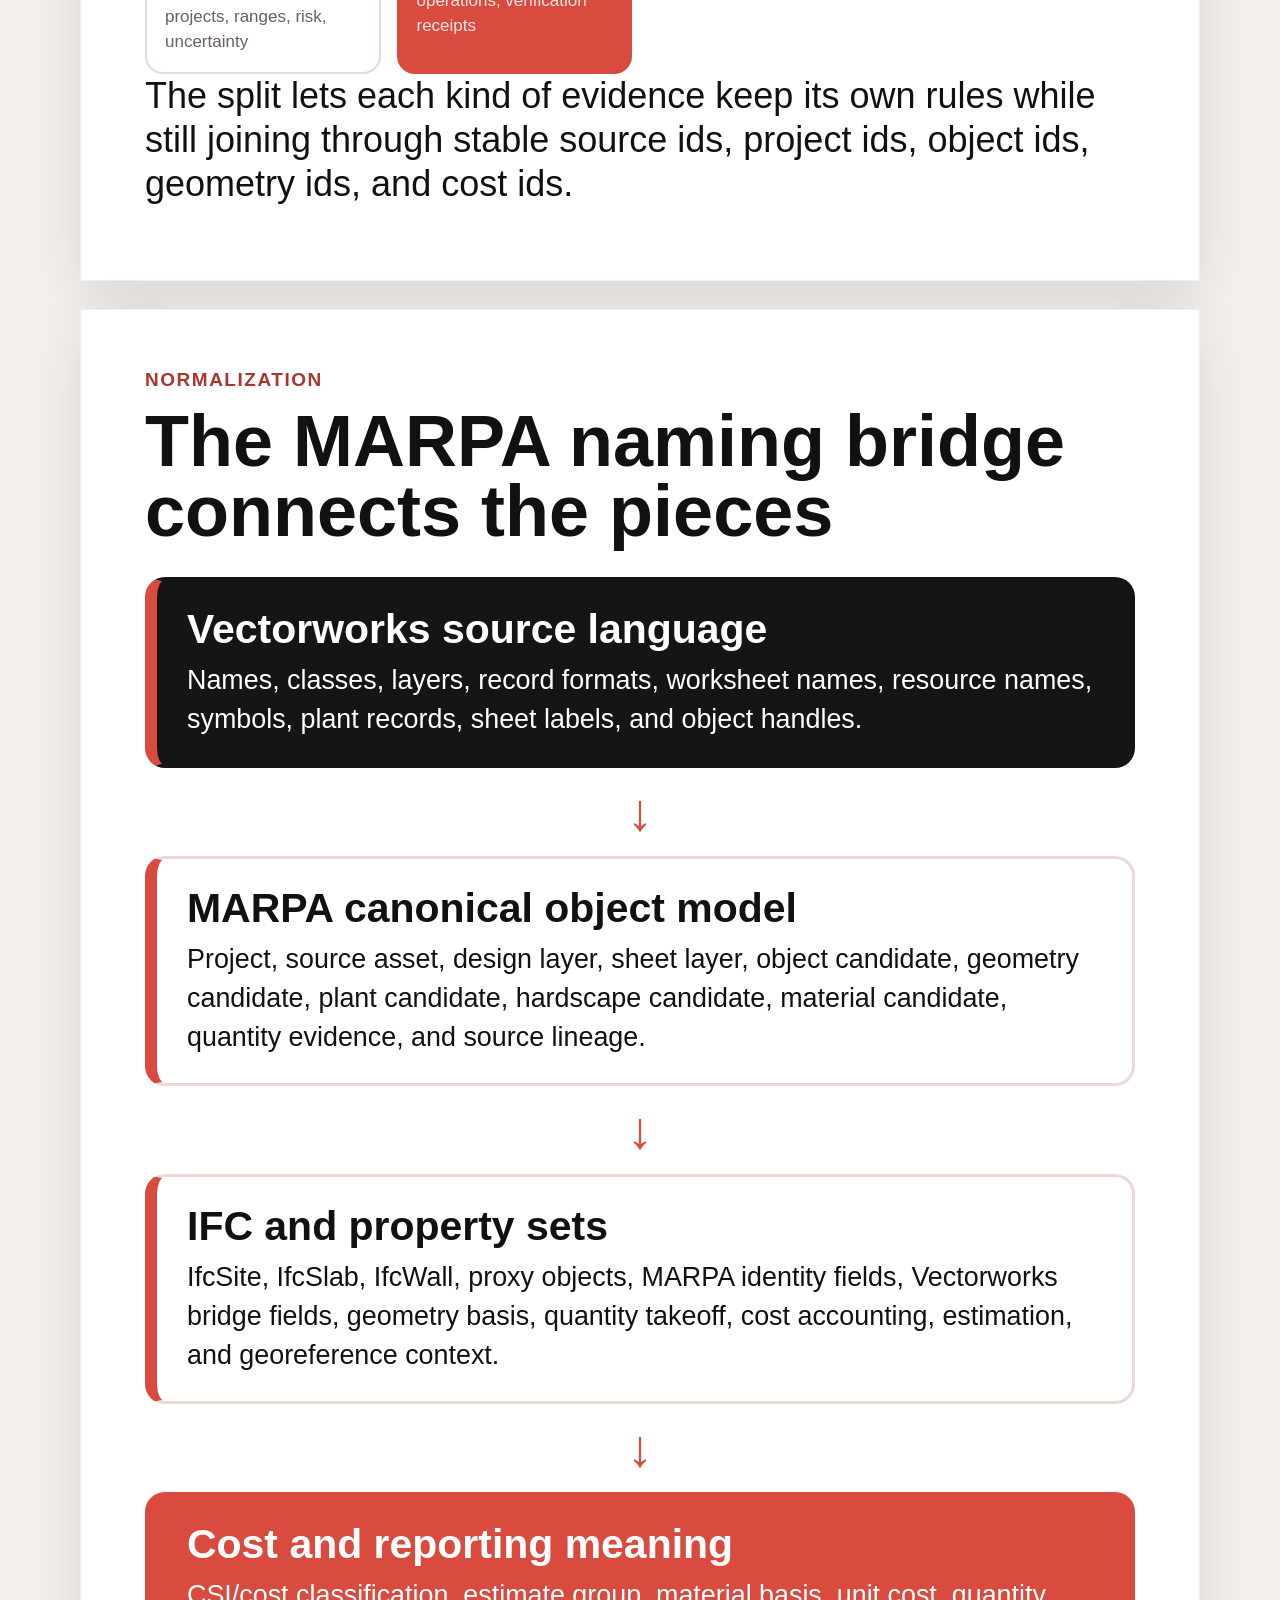
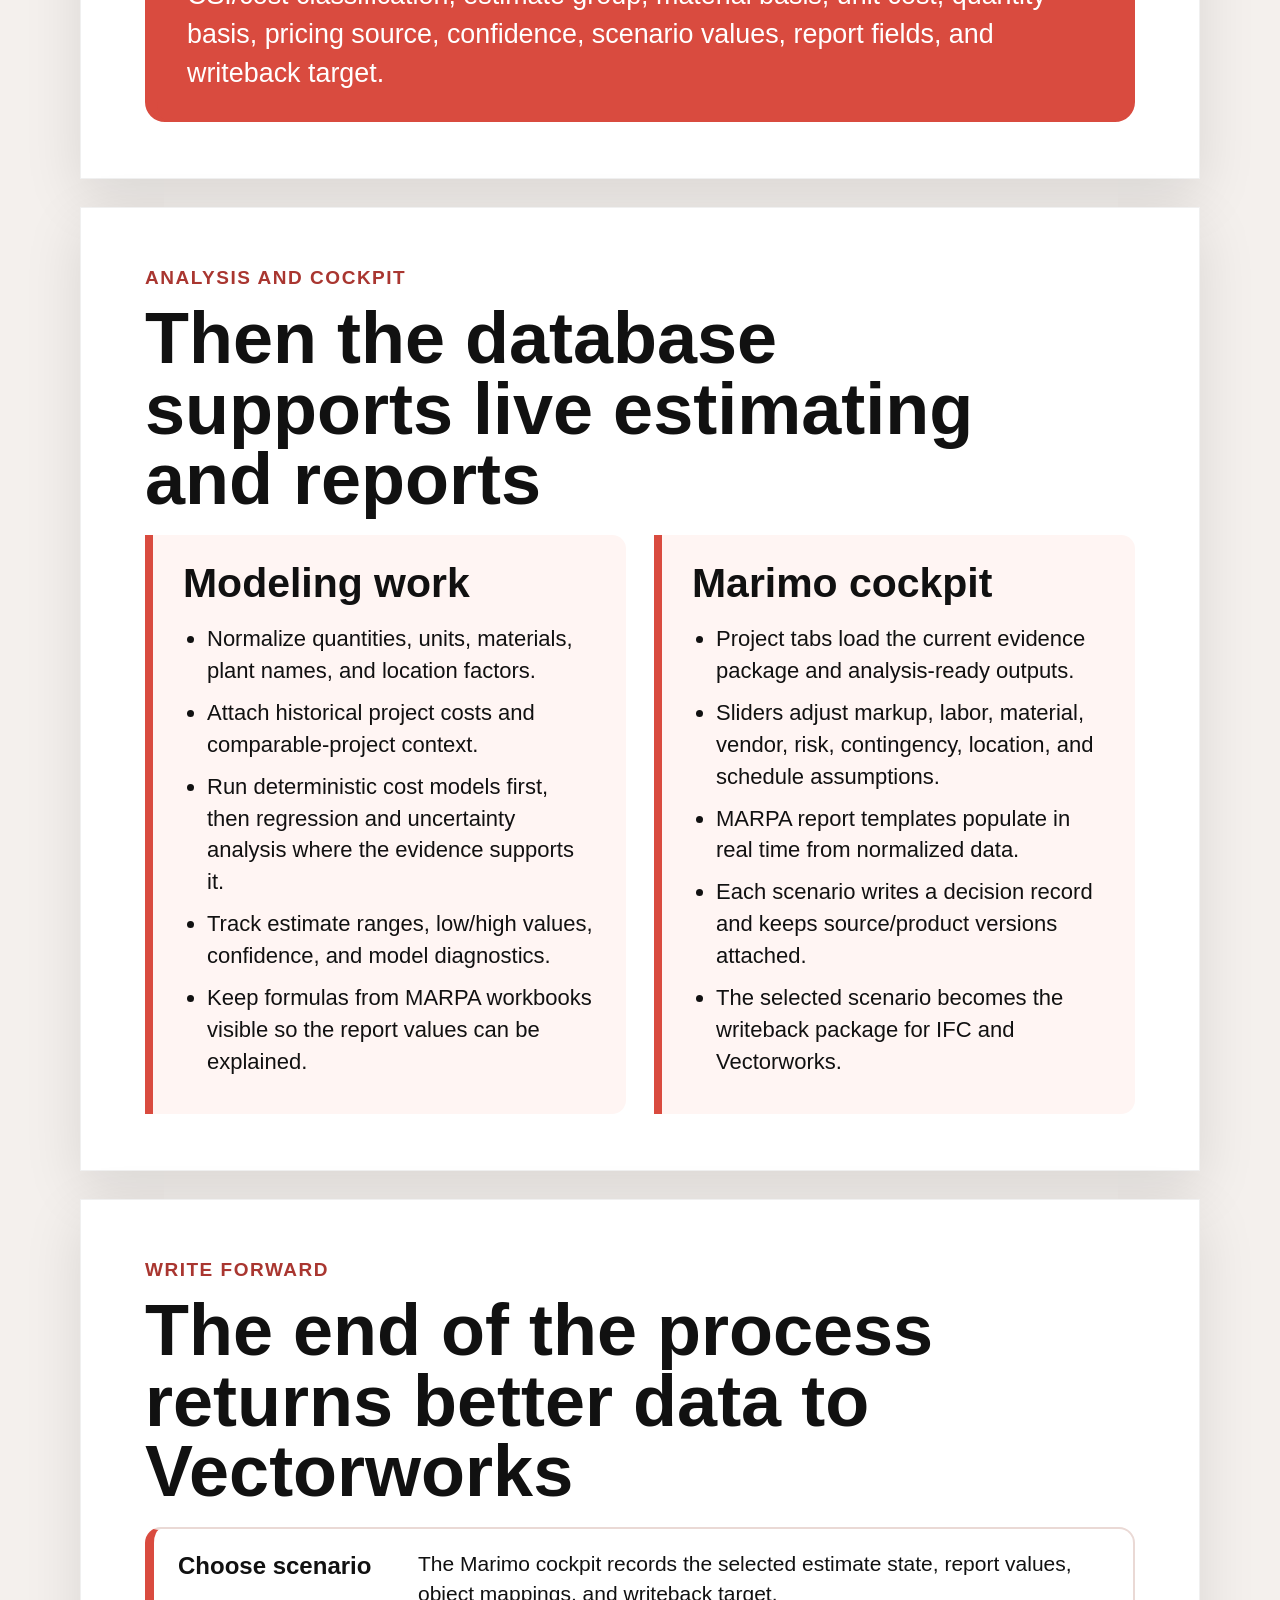
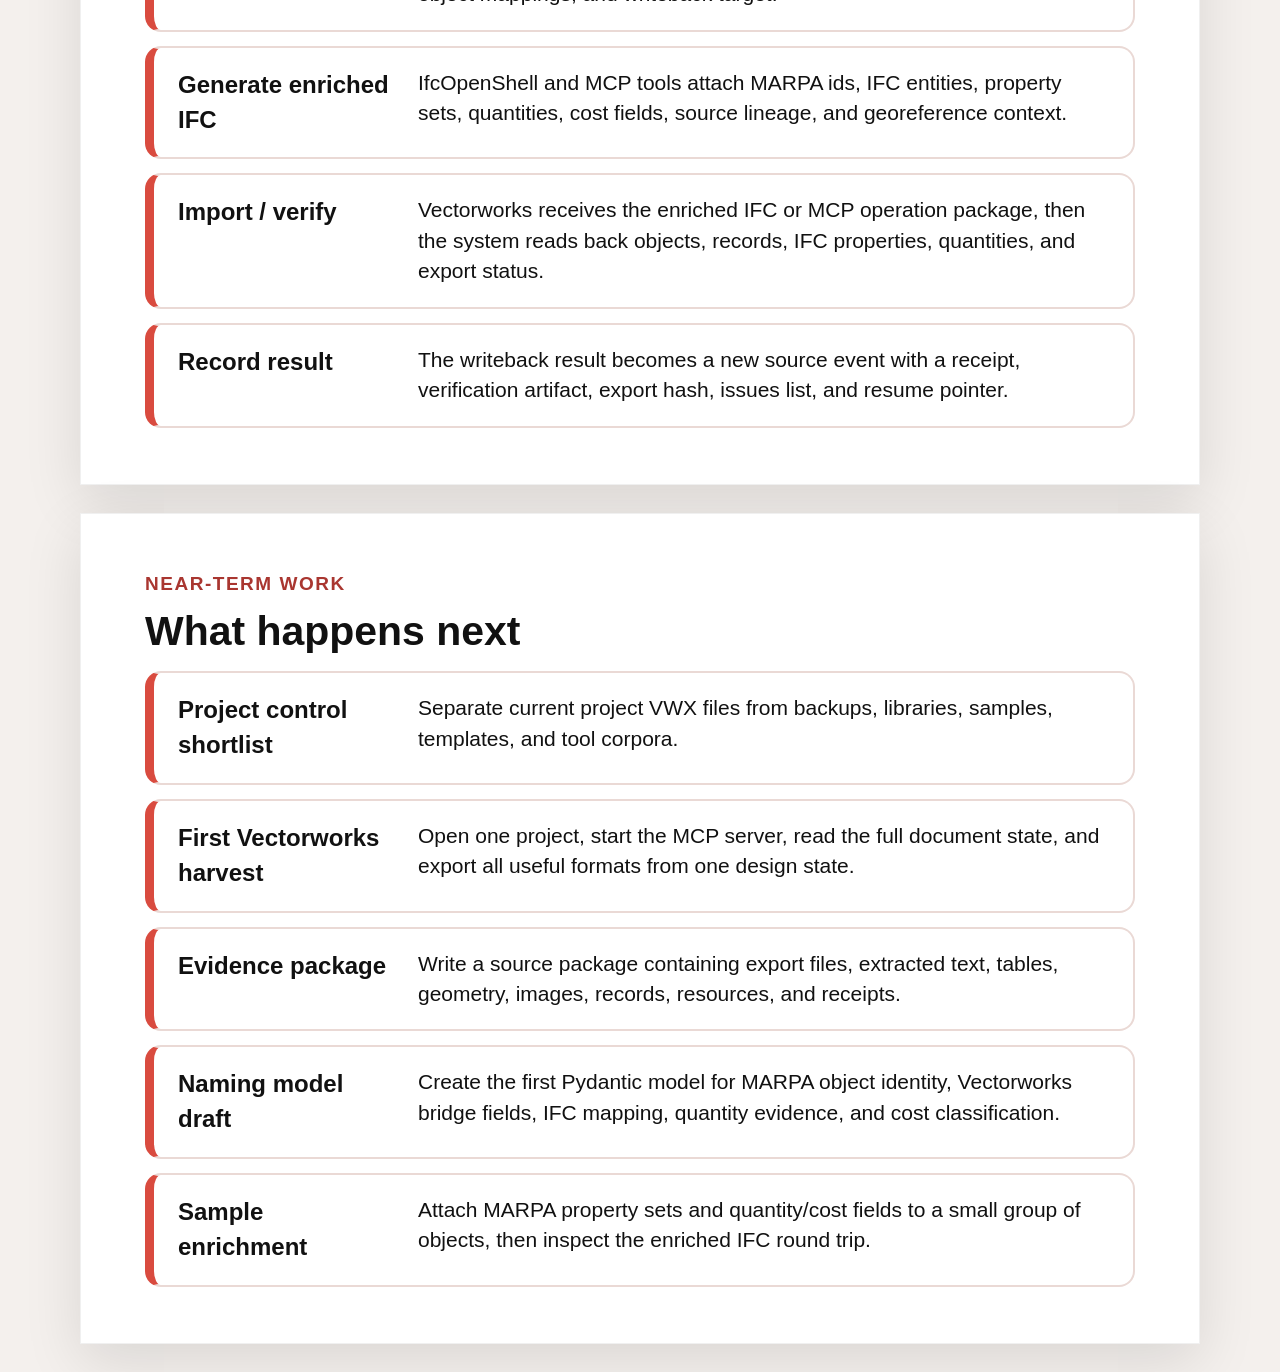
<file: process.html>
<!doctype html>
<html lang="en">
<head>
  <meta charset="utf-8">
  <meta name="viewport" content="width=device-width, initial-scale=1">
  <title>MARPA Process</title>
  <link rel="stylesheet" href="assets/site.css">
</head>
<body>
  <header class="topbar">
    <nav class="shell nav">
      <a class="nav-brand" href="index.html"><img src="assets/marpa-mark.png" alt=""> MARPA Progress Docs</a>
      <div class="nav-links">
        <a href="naming-bridge.html">Naming Bridge</a>
        <a href="pipeline.html">Pipeline</a>
        <a href="diagrams.html">Diagrams</a>
        <a href="ifc-value.html">IFC Value</a>
        <a href="georeferencing.html">Georef</a>
        <a href="cost-formulas.html">Cost Data</a>
        <a href="predictive-pricing.html">Live Pricing</a>
        <a href="evidence-harvest.html">Evidence Harvest</a>
        <a href="process.html">Process</a>
      </div>
    </nav>
  </header>

  <main class="shell">
    <section class="page">
      <img class="brand-small" src="assets/marpa-mark.png" alt="MARPA mark">
      <div class="kicker">Process</div>
      <h1>The sequence is what makes the data useful</h1>
      <div class="rule"></div>
      <p class="lead">The work starts with the actual project files, not a guessed database schema. We inventory one project, extract every useful representation, compare what each format contains, then build the MARPA object model that can drive IFC, cost analysis, reports, and Vectorworks writeback.</p>

      <div class="grid-2">
        <div class="flow">
          <div>select one project and freeze the design state</div>
          <div class="arrow">↓</div>
          <div>connect to Vectorworks through MCP and scripting</div>
          <div class="arrow">↓</div>
          <div>inventory layers, classes, records, sheets, worksheets, resources, plants, symbols, and site settings</div>
          <div class="arrow">↓</div>
          <div>export every useful representation from the same state</div>
          <div class="arrow">↓</div>
          <div>extract text, geometry, images, tables, quantities, materials, and references</div>
          <div class="arrow">↓</div>
          <div>compare format coverage and build the MARPA naming bridge</div>
          <div class="arrow">↓</div>
          <div>publish analysis-ready evidence, simulate pricing, and write enriched IFC forward</div>
        </div>
        <div class="benefits">
          <h2>Why the order matters</h2>
          <ul>
            <li>Guessing table schemas before the source data is known.</li>
            <li>Losing original Vectorworks naming and context.</li>
            <li>Assuming IFC contains geometry or quantities that may only exist in DWG, PDF, or worksheets.</li>
            <li>Building cost analysis on disconnected spreadsheet rows.</li>
            <li>Creating 3D enrichment without source lineage.</li>
            <li>Sending enriched geometry back to Vectorworks without proof of where each object came from.</li>
          </ul>
        </div>
      </div>
    </section>

    <section class="page">
      <div class="kicker">One-project harvest</div>
      <h1>First we make a complete evidence package</h1>
      <p class="lead">For the first pilot, we open one Vectorworks project and collect every representation that may contain design, quantity, price, schedule, or object identity.</p>
      <div class="pipeline">
        <div class="pipe-step"><strong>Project control file</strong><span>Separate the current project VWX from backups, libraries, templates, samples, exports, and tool corpora.</span></div>
        <div class="pipe-step"><strong>MCP snapshot</strong><span>Read document info, units, georeference settings, design layers, sheet layers, classes, record formats, worksheets, resources, viewports, objects, plants, walls, hatches, and textures.</span></div>
        <div class="pipe-step"><strong>Export package</strong><span>Export IFC variants, DWG/DXF, PDFs, design-layer images, sheet-layer images, worksheets, reports, resource data, plant data, and any available GIS/SHP output.</span></div>
        <div class="pipe-step"><strong>Document separation</strong><span>Split PDFs and documents into page text, Markdown, tables, figures, embedded images, vector paths, layout blocks, and rendered page images.</span></div>
        <div class="pipe-step"><strong>Geometry extraction</strong><span>Parse IFC entities, CAD geometry, PDF vector paths, sheet coordinates, hardscape boundaries, planting areas, walls, symbols, and visual segmentation candidates.</span></div>
        <div class="pipe-step"><strong>Receipts and hashes</strong><span>Every source and derived artifact gets an id, original path, source path, hash, extraction method, timestamp, status, issue list, and resume pointer.</span></div>
      </div>
    </section>

    <section class="page">
      <div class="kicker">Evidence package structure</div>
      <h1>The package keeps the source and the interpretation separate</h1>
      <div class="grid-2">
        <div class="benefits">
          <h2>Raw project evidence</h2>
          <ul>
            <li>VWX document metadata and MCP readback.</li>
            <li>IFC 2x3, IFC4, and IFC4x3 where available.</li>
            <li>DWG/DXF linework, layers, blocks, scale clues, and annotations.</li>
            <li>PDF sheets, vector paths, text spans, rendered sheets, and extracted images.</li>
            <li>Worksheets, schedules, reports, plant records, symbols, materials, and resource assets.</li>
            <li>Budgets, estimates, catalogs, quotes, spreadsheets, and formula workbooks connected to the same project.</li>
          </ul>
        </div>
        <div class="benefits">
          <h2>Normalized evidence</h2>
          <ul>
            <li>Stable source asset ids and derived artifact ids.</li>
            <li>Extracted pages, tables, text spans, vector paths, images, masks, and object crops.</li>
            <li>Object candidates for hardscapes, walls, planting beds, trees, materials, and schedule rows.</li>
            <li>Quantity evidence: count, area, length, volume, unit, source worksheet, geometry basis, and confidence.</li>
            <li>Classification candidates: MARPA object type, IFC entity, property set, cost code, material basis, and estimate group.</li>
            <li>Source lineage linking every fact back to file, page, sheet, worksheet, object, export script, and parser.</li>
          </ul>
        </div>
      </div>
    </section>

    <section class="page">
      <div class="kicker">Domain split</div>
      <h1>After extraction, the records split into working domains</h1>
      <div class="dependency">
        <div class="node red"><strong>Spatial design</strong><span>objects, layers, geometry, coordinates, IFC candidates</span></div>
        <div class="node"><strong>Financial cost</strong><span>budgets, estimates, invoices, pricebooks, formulas</span></div>
        <div class="node"><strong>Plant catalog</strong><span>botanical names, sizes, images, symbols, pricing candidates</span></div>
        <div class="node"><strong>Project execution</strong><span>manifests, receipts, schedules, decisions, resume state</span></div>
        <div class="node"><strong>Modeling analytics</strong><span>features, comparable projects, ranges, risk, uncertainty</span></div>
        <div class="node red"><strong>Writeback</strong><span>enriched IFC, MCP operations, verification receipts</span></div>
      </div>
      <p class="lead">The split lets each kind of evidence keep its own rules while still joining through stable source ids, project ids, object ids, geometry ids, and cost ids.</p>
    </section>

    <section class="page">
      <div class="kicker">Normalization</div>
      <h1>The MARPA naming bridge connects the pieces</h1>
      <div class="big-diagram">
        <div class="big-node dark">
          <h3>Vectorworks source language</h3>
          <p>Names, classes, layers, record formats, worksheet names, resource names, symbols, plant records, sheet labels, and object handles.</p>
        </div>
        <div class="big-arrow">↓</div>
        <div class="big-node">
          <h3>MARPA canonical object model</h3>
          <p>Project, source asset, design layer, sheet layer, object candidate, geometry candidate, plant candidate, hardscape candidate, material candidate, quantity evidence, and source lineage.</p>
        </div>
        <div class="big-arrow">↓</div>
        <div class="big-node">
          <h3>IFC and property sets</h3>
          <p>IfcSite, IfcSlab, IfcWall, proxy objects, MARPA identity fields, Vectorworks bridge fields, geometry basis, quantity takeoff, cost accounting, estimation, and georeference context.</p>
        </div>
        <div class="big-arrow">↓</div>
        <div class="big-node red">
          <h3>Cost and reporting meaning</h3>
          <p>CSI/cost classification, estimate group, material basis, unit cost, quantity basis, pricing source, confidence, scenario values, report fields, and writeback target.</p>
        </div>
      </div>
    </section>

    <section class="page">
      <div class="kicker">Analysis and cockpit</div>
      <h1>Then the database supports live estimating and reports</h1>
      <div class="grid-2">
        <div class="benefits">
          <h2>Modeling work</h2>
          <ul>
            <li>Normalize quantities, units, materials, plant names, and location factors.</li>
            <li>Attach historical project costs and comparable-project context.</li>
            <li>Run deterministic cost models first, then regression and uncertainty analysis where the evidence supports it.</li>
            <li>Track estimate ranges, low/high values, confidence, and model diagnostics.</li>
            <li>Keep formulas from MARPA workbooks visible so the report values can be explained.</li>
          </ul>
        </div>
        <div class="benefits">
          <h2>Marimo cockpit</h2>
          <ul>
            <li>Project tabs load the current evidence package and analysis-ready outputs.</li>
            <li>Sliders adjust markup, labor, material, vendor, risk, contingency, location, and schedule assumptions.</li>
            <li>MARPA report templates populate in real time from normalized data.</li>
            <li>Each scenario writes a decision record and keeps source/product versions attached.</li>
            <li>The selected scenario becomes the writeback package for IFC and Vectorworks.</li>
          </ul>
        </div>
      </div>
    </section>

    <section class="page">
      <div class="kicker">Write forward</div>
      <h1>The end of the process returns better data to Vectorworks</h1>
      <div class="pipeline">
        <div class="pipe-step"><strong>Choose scenario</strong><span>The Marimo cockpit records the selected estimate state, report values, object mappings, and writeback target.</span></div>
        <div class="pipe-step"><strong>Generate enriched IFC</strong><span>IfcOpenShell and MCP tools attach MARPA ids, IFC entities, property sets, quantities, cost fields, source lineage, and georeference context.</span></div>
        <div class="pipe-step"><strong>Import / verify</strong><span>Vectorworks receives the enriched IFC or MCP operation package, then the system reads back objects, records, IFC properties, quantities, and export status.</span></div>
        <div class="pipe-step"><strong>Record result</strong><span>The writeback result becomes a new source event with a receipt, verification artifact, export hash, issues list, and resume pointer.</span></div>
      </div>
    </section>

    <section class="page compact-page">
      <div class="kicker">Near-term work</div>
      <h2>What happens next</h2>
      <div class="pipeline">
        <div class="pipe-step"><strong>Project control shortlist</strong><span>Separate current project VWX files from backups, libraries, samples, templates, and tool corpora.</span></div>
        <div class="pipe-step"><strong>First Vectorworks harvest</strong><span>Open one project, start the MCP server, read the full document state, and export all useful formats from one design state.</span></div>
        <div class="pipe-step"><strong>Evidence package</strong><span>Write a source package containing export files, extracted text, tables, geometry, images, records, resources, and receipts.</span></div>
        <div class="pipe-step"><strong>Naming model draft</strong><span>Create the first Pydantic model for MARPA object identity, Vectorworks bridge fields, IFC mapping, quantity evidence, and cost classification.</span></div>
        <div class="pipe-step"><strong>Sample enrichment</strong><span>Attach MARPA property sets and quantity/cost fields to a small group of objects, then inspect the enriched IFC round trip.</span></div>
      </div>
    </section>
  </main>
</body>
</html>
</file>
<file: assets/graftkit-site.css>
:root {
  --red: #d94b3f;
  --red-dark: #9f302c;
  --ink: #171514;
  --muted: #5f5854;
  --paper: #fffdfb;
  --warm: #f5f1ed;
  --soft: #fbebe7;
  --line: #e7d7d1;
  --charcoal: #282421;
  --sage: #6d7a62;
  --gold: #b68a3d;
  --blue: #5d7484;
  --max: 1040px;
}

* {
  box-sizing: border-box;
}

html {
  scroll-behavior: smooth;
}

body {
  margin: 0;
  background: var(--warm);
  color: var(--ink);
  font-family: "Avenir Next", "Helvetica Neue", Arial, sans-serif;
  line-height: 1.55;
}

a {
  color: var(--red-dark);
  text-decoration-thickness: 1px;
  text-underline-offset: 3px;
}

.wrap {
  width: min(var(--max), calc(100vw - 36px));
  margin: 0 auto;
}

.brand {
  display: flex;
  align-items: center;
  gap: 14px;
  min-width: 0;
  margin-bottom: 28px;
}

.brand img {
  width: 48px;
  height: 48px;
  object-fit: contain;
}

.brand-text {
  display: grid;
  gap: 2px;
}

.brand-title {
  font-size: 17px;
  font-weight: 800;
}

.brand-subtitle {
  color: var(--muted);
  font-size: 13px;
}

.nav {
  display: flex;
  flex-wrap: wrap;
  gap: 8px;
  justify-content: flex-start;
}

.nav a {
  border: 1px solid var(--line);
  border-radius: 999px;
  color: var(--ink);
  font-size: 13px;
  font-weight: 700;
  padding: 8px 11px;
  text-decoration: none;
  background: #fff;
}

.inline-nav {
  margin: 22px 0 4px;
}

.hero {
  padding: 46px 0 30px;
}

.eyebrow {
  color: var(--red-dark);
  font-size: 13px;
  font-weight: 850;
  letter-spacing: 0.11em;
  margin-bottom: 14px;
  text-transform: uppercase;
}

h1,
h2,
h3 {
  letter-spacing: 0;
  line-height: 1.1;
}

h1 {
  font-size: clamp(38px, 6vw, 68px);
  margin: 0 0 18px;
  max-width: 900px;
}

h2 {
  font-size: clamp(28px, 3.2vw, 40px);
  margin: 0 0 14px;
}

h3 {
  font-size: 20px;
  margin: 0 0 10px;
}

p {
  color: var(--muted);
  font-size: 18px;
  margin: 0 0 16px;
  max-width: 860px;
}

.lead {
  color: var(--ink);
  font-size: clamp(21px, 2.4vw, 28px);
  line-height: 1.35;
  max-width: 900px;
}

.section {
  padding: 34px 0;
}

.panel {
  background: var(--paper);
  border: 1px solid var(--line);
  border-radius: 8px;
  padding: clamp(22px, 3vw, 34px);
}

.panel + .panel {
  margin-top: 18px;
}

.summary-grid,
.lane-grid,
.truth-grid,
.output-grid {
  display: grid;
  gap: 14px;
}

.summary-grid {
  grid-template-columns: repeat(3, minmax(0, 1fr));
  margin-top: 24px;
}

.lane-grid {
  grid-template-columns: repeat(2, minmax(0, 1fr));
}

.truth-grid {
  grid-template-columns: repeat(3, minmax(0, 1fr));
}

.output-grid {
  grid-template-columns: repeat(2, minmax(0, 1fr));
}

.card {
  background: #fff;
  border: 1px solid var(--line);
  border-radius: 8px;
  padding: 18px;
}

.card strong {
  display: block;
  color: var(--ink);
  font-size: 16px;
  margin-bottom: 6px;
}

.card span,
.card li {
  color: var(--muted);
  font-size: 15px;
}

.lane {
  border-left: 5px solid var(--red);
}

.lane:nth-child(2) {
  border-left-color: var(--blue);
}

.lane:nth-child(3) {
  border-left-color: var(--charcoal);
}

.lane:nth-child(4) {
  border-left-color: var(--gold);
}

.lane:nth-child(5) {
  border-left-color: var(--sage);
}

.lane:nth-child(6) {
  border-left-color: var(--red-dark);
}

.diagram {
  margin-top: 22px;
  background: #fff;
  border: 1px solid var(--line);
  border-radius: 8px;
  padding: 18px;
  overflow-x: auto;
}

.flow {
  display: grid;
  grid-template-columns: repeat(6, minmax(128px, 1fr));
  gap: 10px;
  min-width: 780px;
}

.step {
  border: 1px solid var(--line);
  border-radius: 8px;
  min-height: 116px;
  padding: 14px;
  position: relative;
  background: linear-gradient(180deg, #ffffff, #fff8f6);
}

.step:not(:last-child)::after {
  content: "→";
  position: absolute;
  right: -13px;
  top: 40px;
  color: var(--red);
  font-size: 22px;
  font-weight: 900;
  z-index: 1;
}

.step b {
  display: block;
  font-size: 13px;
  color: var(--red-dark);
  margin-bottom: 6px;
  text-transform: uppercase;
}

.step span {
  color: var(--muted);
  font-size: 14px;
}

.stack {
  display: grid;
  gap: 10px;
  max-width: 760px;
}

.stack-row {
  display: grid;
  grid-template-columns: 190px 1fr;
  gap: 12px;
  align-items: stretch;
}

.stack-name {
  background: var(--charcoal);
  border-radius: 8px;
  color: #fff;
  font-size: 14px;
  font-weight: 800;
  padding: 12px;
}

.stack-desc {
  border: 1px solid var(--line);
  border-radius: 8px;
  color: var(--muted);
  font-size: 15px;
  padding: 12px;
}

.status {
  display: grid;
  grid-template-columns: 160px 1fr;
  gap: 14px;
  padding: 14px 0;
  border-top: 1px solid var(--line);
}

.status:first-of-type {
  border-top: 0;
}

.status b {
  color: var(--ink);
}

.status span {
  color: var(--muted);
}

.note {
  background: var(--soft);
  border: 1px solid #efcbc4;
  border-radius: 8px;
  color: var(--ink);
  font-size: 17px;
  margin-top: 18px;
  padding: 16px 18px;
}

.footer {
  color: var(--muted);
  font-size: 14px;
  padding: 34px 0 50px;
}

@media (max-width: 820px) {
  .nav {
    justify-content: flex-start;
  }

  .summary-grid,
  .lane-grid,
  .truth-grid,
  .output-grid {
    grid-template-columns: 1fr;
  }

  .stack-row,
  .status {
    grid-template-columns: 1fr;
  }
}
</file>
<file: assets/site.css>
:root {
  --marpa-red: #d94b3f;
  --marpa-red-dark: #a93630;
  --ink: #111111;
  --muted: #66615f;
  --paper: #ffffff;
  --warm: #f4f0ed;
  --soft: #fff5f3;
  --line: #ead9d5;
  --dark: #151515;
  --chip: #333333;
  --max: 1120px;
}

* {
  box-sizing: border-box;
}

html {
  scroll-behavior: smooth;
}

body {
  margin: 0;
  background: var(--warm);
  color: var(--ink);
  font-family: "Avenir Next", "Helvetica Neue", Arial, sans-serif;
  line-height: 1.45;
}

a {
  color: inherit;
}

.shell {
  width: min(var(--max), calc(100vw - 32px));
  margin: 0 auto;
}

.topbar {
  position: sticky;
  top: 0;
  z-index: 10;
  background: rgba(244, 240, 237, 0.92);
  backdrop-filter: blur(16px);
  border-bottom: 1px solid rgba(0, 0, 0, 0.08);
}

.nav {
  min-height: 76px;
  display: flex;
  align-items: center;
  justify-content: space-between;
  gap: 24px;
}

.nav-brand {
  display: flex;
  align-items: center;
  gap: 14px;
  text-decoration: none;
  font-weight: 800;
  font-size: 18px;
}

.nav-brand img {
  width: 42px;
  height: 42px;
  object-fit: contain;
}

.nav-links {
  display: flex;
  align-items: center;
  gap: 8px;
  flex-wrap: wrap;
}

.nav-links a {
  text-decoration: none;
  font-weight: 700;
  font-size: 14px;
  padding: 9px 12px;
  border-radius: 999px;
}

.nav-links a:hover {
  background: #ffffff;
}

.page {
  min-height: 860px;
  background: var(--paper);
  padding: 56px 64px;
  margin: 28px 0;
  box-shadow: 0 18px 55px rgba(0, 0, 0, 0.11);
  border: 1px solid rgba(0, 0, 0, 0.06);
}

.compact-page {
  min-height: auto;
}

.brand {
  width: 104px;
  height: auto;
  display: block;
  margin-bottom: 30px;
}

.brand-small {
  width: 58px;
  height: auto;
  display: block;
  margin-bottom: 20px;
}

.kicker {
  color: var(--marpa-red-dark);
  font-size: 19px;
  font-weight: 800;
  letter-spacing: 0.08em;
  text-transform: uppercase;
  margin-bottom: 12px;
}

h1 {
  font-size: clamp(44px, 6vw, 72px);
  line-height: 0.98;
  letter-spacing: 0;
  margin: 0 0 20px;
  max-width: 930px;
}

h2 {
  font-size: clamp(30px, 3.2vw, 42px);
  line-height: 1.08;
  margin: 0 0 18px;
}

h3 {
  font-size: 26px;
  line-height: 1.15;
  margin: 0 0 14px;
}

p {
  font-size: 23px;
  margin: 0 0 18px;
  max-width: 940px;
}

.lead {
  font-size: clamp(26px, 3vw, 36px);
  line-height: 1.22;
  max-width: 990px;
}

.rule {
  width: 188px;
  height: 7px;
  background: var(--marpa-red);
  margin: 0 0 32px;
}

.button-row {
  display: flex;
  flex-wrap: wrap;
  gap: 14px;
  margin-top: 30px;
}

.button {
  display: inline-flex;
  align-items: center;
  justify-content: center;
  min-height: 54px;
  padding: 0 20px;
  border-radius: 999px;
  background: var(--dark);
  color: white;
  text-decoration: none;
  font-size: 17px;
  font-weight: 800;
}

.button.secondary {
  background: var(--soft);
  color: var(--ink);
  border: 1px solid var(--line);
}

.grid-2 {
  display: grid;
  grid-template-columns: minmax(0, 1fr) minmax(0, 1fr);
  gap: 28px;
  align-items: start;
}

.grid-3 {
  display: grid;
  grid-template-columns: repeat(3, minmax(0, 1fr));
  gap: 18px;
}

.card {
  min-width: 0;
  background: #ffffff;
  border: 2px solid var(--line);
  border-radius: 18px;
  padding: 24px;
  overflow-wrap: anywhere;
}

.card.dark {
  background: var(--dark);
  border-color: var(--dark);
  color: #ffffff;
}

.card h3 {
  color: inherit;
}

.card p,
.card li {
  font-size: 20px;
}

.benefits {
  background: var(--soft);
  border-left: 8px solid var(--marpa-red);
  padding: 26px 30px;
  border-radius: 0 14px 14px 0;
}

.benefits ul {
  margin: 10px 0 0;
  padding-left: 24px;
}

.benefits li {
  font-size: 22px;
  margin-bottom: 10px;
}

.flow {
  background: var(--dark);
  color: #f8f8f8;
  padding: 30px 34px;
  border-radius: 14px;
  font-family: "SFMono-Regular", Consolas, monospace;
  font-size: 22px;
  line-height: 1.55;
}

.flow .arrow {
  color: #ffffff;
  opacity: 0.85;
  padding-left: 90px;
}

.diagram-row {
  display: grid;
  grid-template-columns: 1fr 58px 1fr 58px 1fr;
  gap: 0;
  align-items: stretch;
}

.diagram-col {
  border: 2px solid var(--line);
  border-radius: 16px;
  overflow: hidden;
  background: #ffffff;
}

.diagram-col h3 {
  background: var(--marpa-red);
  color: white;
  padding: 18px 22px;
  margin: 0;
  min-height: 92px;
  display: flex;
  align-items: center;
}

.diagram-col ul {
  list-style: none;
  padding: 24px;
  margin: 0;
}

.diagram-col li {
  font-size: 22px;
  padding: 12px 0;
  border-bottom: 1px solid var(--line);
}

.diagram-col li:last-child {
  border-bottom: none;
}

.between {
  color: var(--marpa-red);
  display: flex;
  align-items: center;
  justify-content: center;
  font-size: 48px;
  font-weight: 900;
}

.pipeline {
  display: grid;
  gap: 14px;
}

.pipe-step {
  display: grid;
  grid-template-columns: 220px 1fr;
  gap: 20px;
  align-items: start;
  background: #ffffff;
  border: 2px solid var(--line);
  border-left: 9px solid var(--marpa-red);
  border-radius: 16px;
  padding: 20px 24px;
}

.pipe-step strong {
  font-size: 24px;
}

.pipe-step span {
  font-size: 21px;
}

.dependency {
  display: grid;
  grid-template-columns: repeat(4, 1fr);
  gap: 16px;
}

.node {
  min-height: 118px;
  border-radius: 18px;
  background: #ffffff;
  border: 2px solid var(--line);
  padding: 18px;
  display: flex;
  flex-direction: column;
  justify-content: center;
}

.node strong {
  font-size: 22px;
}

.node span {
  color: var(--muted);
  font-size: 17px;
}

.node.red {
  background: var(--marpa-red);
  border-color: var(--marpa-red);
  color: white;
}

.node.red span {
  color: rgba(255, 255, 255, 0.86);
}

.chip {
  display: inline-block;
  background: var(--chip);
  color: #ffffff;
  border-radius: 8px;
  padding: 5px 9px;
  margin: 4px 3px 4px 0;
  font-family: "SFMono-Regular", Consolas, monospace;
  font-size: 17px;
}

.outcome {
  margin-top: 34px;
  padding: 26px 30px;
  border-radius: 16px;
  background: var(--soft);
  border: 1px solid var(--line);
  font-size: 26px;
  font-weight: 800;
  text-align: center;
}

.outcome span {
  color: var(--marpa-red-dark);
}

.matrix {
  width: 100%;
  border-collapse: collapse;
  font-size: 20px;
  table-layout: fixed;
}

.matrix th {
  background: var(--marpa-red);
  color: #ffffff;
  font-size: 19px;
  text-align: left;
  padding: 16px;
}

.matrix td {
  border: 1px solid var(--line);
  padding: 16px;
  vertical-align: top;
  overflow-wrap: anywhere;
}

.matrix tr:nth-child(even) td {
  background: #fffaf9;
}

.diagram-page {
  min-height: auto;
}

.diagram-page .lead {
  max-width: 980px;
}

.diagram-jump {
  display: flex;
  flex-wrap: wrap;
  gap: 12px;
  margin: 28px 0 0;
}

.diagram-jump a {
  display: inline-flex;
  align-items: center;
  min-height: 48px;
  padding: 0 18px;
  border-radius: 999px;
  background: var(--soft);
  border: 1px solid var(--line);
  color: var(--ink);
  font-weight: 800;
  text-decoration: none;
}

.big-diagram {
  display: grid;
  gap: 18px;
  margin-top: 30px;
}

.big-node {
  min-width: 0;
  background: #ffffff;
  border: 3px solid var(--line);
  border-left: 12px solid var(--marpa-red);
  border-radius: 20px;
  padding: 26px 30px;
  overflow-wrap: anywhere;
}

.big-node.dark {
  background: var(--dark);
  border-color: var(--dark);
  border-left-color: var(--marpa-red);
  color: #ffffff;
}

.big-node.red {
  background: var(--marpa-red);
  border-color: var(--marpa-red);
  color: #ffffff;
}

.big-node h3 {
  font-size: clamp(28px, 3.2vw, 42px);
  margin: 0 0 8px;
}

.big-node p {
  font-size: clamp(22px, 2.1vw, 30px);
  margin: 0;
}

.big-node ul {
  margin: 16px 0 0;
  padding-left: 26px;
}

.big-node li {
  font-size: clamp(21px, 2vw, 28px);
  margin-bottom: 8px;
}

.big-arrow {
  color: var(--marpa-red);
  font-size: 52px;
  font-weight: 900;
  line-height: 1;
  text-align: center;
}

.big-branch {
  display: grid;
  grid-template-columns: repeat(3, minmax(0, 1fr));
  gap: 18px;
}

.big-branch.two {
  grid-template-columns: repeat(2, minmax(0, 1fr));
}

.big-branch .big-node {
  border-left-width: 8px;
  padding: 22px;
}

.big-branch .big-node h3 {
  font-size: clamp(24px, 2.4vw, 32px);
}

.big-branch .big-node p,
.big-branch .big-node li {
  font-size: clamp(19px, 1.8vw, 24px);
}

.ifc-reading-page {
  min-height: auto;
}

.ifc-reading-page h1 {
  max-width: 1180px;
  font-size: clamp(54px, 6.8vw, 92px);
}

.ifc-readable-card {
  margin-top: 34px;
  padding: clamp(32px, 4vw, 58px);
}

.ifc-readable-card h3 {
  font-size: clamp(42px, 5vw, 70px);
  margin-bottom: 22px;
}

.ifc-readable-card p {
  max-width: 1200px;
  font-size: clamp(32px, 3.4vw, 52px);
  line-height: 1.14;
}

.ifc-readable-list {
  margin: 0;
  padding-left: 34px;
}

.ifc-readable-list li {
  font-size: clamp(31px, 3.3vw, 50px);
  line-height: 1.16;
  margin-bottom: 24px;
}

.ifc-readable-list li:last-child {
  margin-bottom: 0;
}

.ifc-vs-stack {
  display: grid;
  gap: 22px;
  margin-top: 30px;
}

.georef-reading-page {
  min-height: auto;
}

.georef-reading-page h1 {
  max-width: 1180px;
}

.georef-benefit-grid {
  display: grid;
  gap: 22px;
  margin-top: 34px;
}

.georef-readable-card {
  padding: clamp(30px, 3.6vw, 52px);
}

.georef-readable-card h3 {
  font-size: clamp(34px, 4.2vw, 62px);
  margin-bottom: 16px;
}

.georef-readable-card p {
  max-width: 1180px;
  font-size: clamp(26px, 2.8vw, 42px);
  line-height: 1.18;
}

.georef-check-grid {
  display: grid;
  grid-template-columns: 1fr;
  gap: 18px;
  margin-top: 32px;
}

.georef-check-card {
  min-width: 0;
  background: #ffffff;
  border: 2px solid var(--line);
  border-left: 10px solid var(--marpa-red);
  border-radius: 18px;
  padding: 24px 28px;
  overflow-wrap: anywhere;
}

.georef-check-card strong {
  display: block;
  font-size: clamp(26px, 2.8vw, 38px);
  line-height: 1.1;
  margin-bottom: 10px;
}

.georef-check-card p {
  font-size: clamp(21px, 2vw, 29px);
  line-height: 1.25;
  margin: 0;
}

.source-links {
  display: flex;
  flex-wrap: wrap;
  gap: 12px;
  margin-top: 24px;
}

.source-links a {
  display: inline-flex;
  align-items: center;
  border: 1px solid var(--line);
  border-radius: 999px;
  padding: 10px 14px;
  background: #ffffff;
  color: var(--ink);
  font-size: 16px;
  font-weight: 850;
  text-decoration: none;
}

.geo-stack {
  display: grid;
  gap: 18px;
  margin-top: 34px;
}

.geo-stack-card,
.geo-model-card,
.geo-capability-list div,
.geo-compare-list div,
.geo-source-notes div {
  min-width: 0;
  overflow-wrap: anywhere;
}

.geo-stack-card {
  display: grid;
  gap: 8px;
  background: #ffffff;
  border: 2px solid var(--line);
  border-left: 12px solid var(--marpa-red);
  border-radius: 18px;
  padding: 26px 30px;
}

.geo-stack-card.red {
  background: var(--marpa-red);
  border-color: var(--marpa-red);
  color: #ffffff;
}

.geo-stack-card strong {
  font-size: clamp(28px, 3.2vw, 44px);
  line-height: 1.08;
}

.geo-stack-card span {
  font-size: clamp(22px, 2.3vw, 34px);
  line-height: 1.2;
}

.geo-capability-list,
.geo-compare-list,
.geo-source-notes {
  display: grid;
  gap: 16px;
  margin-top: 32px;
}

.geo-capability-list div,
.geo-compare-list div {
  display: grid;
  gap: 8px;
  background: #ffffff;
  border: 2px solid var(--line);
  border-left: 10px solid var(--marpa-red);
  border-radius: 18px;
  padding: 24px 28px;
}

.geo-capability-list strong,
.geo-compare-list strong {
  font-size: clamp(27px, 3vw, 42px);
  line-height: 1.08;
}

.geo-capability-list span,
.geo-compare-list span {
  font-size: clamp(21px, 2.1vw, 31px);
  line-height: 1.25;
}

.geo-model-tree {
  display: grid;
  gap: 20px;
  margin-top: 34px;
}

.geo-model-card {
  border-radius: 20px;
  border: 3px solid var(--line);
  border-left: 12px solid var(--marpa-red);
  padding: clamp(28px, 3.6vw, 48px);
  background: #ffffff;
}

.geo-model-card.red {
  background: var(--marpa-red);
  border-color: var(--marpa-red);
  color: #ffffff;
}

.geo-model-card.dark {
  background: var(--dark);
  border-color: var(--dark);
  border-left-color: var(--marpa-red);
  color: #ffffff;
}

.geo-model-card h3 {
  font-size: clamp(34px, 4vw, 58px);
}

.geo-model-card p {
  max-width: none;
  font-family: "SFMono-Regular", Consolas, monospace;
  font-size: clamp(18px, 1.7vw, 26px);
  line-height: 1.35;
}

.geo-source-notes div {
  background: #ffffff;
  border: 1px solid var(--line);
  border-radius: 16px;
  padding: 20px 22px;
}

.geo-source-notes strong {
  display: block;
  font-size: clamp(22px, 2.2vw, 31px);
  margin-bottom: 8px;
}

.geo-source-notes p {
  font-size: clamp(18px, 1.8vw, 25px);
  line-height: 1.28;
  margin: 0;
}

.evidence-stack {
  display: grid;
  gap: 22px;
  margin-top: 30px;
}

.evidence-group {
  background: #ffffff;
  border: 2px solid var(--line);
  border-radius: 22px;
  overflow: hidden;
}

.evidence-group header {
  background: var(--marpa-red);
  color: #ffffff;
  padding: 20px 26px;
}

.evidence-group header h3 {
  font-size: clamp(26px, 3vw, 38px);
  margin: 0;
}

.evidence-body {
  display: grid;
  grid-template-columns: 1fr;
  gap: 14px;
  padding: 28px 30px;
  min-width: 0;
  overflow-wrap: anywhere;
}

.evidence-token {
  align-self: start;
  display: inline-block;
  max-width: 100%;
  width: fit-content;
  background: var(--dark);
  color: #ffffff;
  border-radius: 10px;
  padding: 9px 13px;
  font-family: "SFMono-Regular", Consolas, monospace;
  font-size: clamp(17px, 1.5vw, 23px);
  line-height: 1.12;
  white-space: normal;
  overflow-wrap: anywhere;
}

.evidence-body p,
.evidence-body li {
  font-size: clamp(22px, 2.1vw, 31px);
  line-height: 1.22;
  margin: 0;
  min-width: 0;
  overflow-wrap: anywhere;
}

.lane-list {
  display: grid;
  gap: 18px;
  margin-top: 30px;
}

.lane {
  display: grid;
  grid-template-columns: 78px 1fr;
  gap: 22px;
  align-items: start;
}

.lane-number {
  width: 78px;
  height: 78px;
  border-radius: 50%;
  background: var(--marpa-red);
  color: #ffffff;
  display: grid;
  place-items: center;
  font-size: 30px;
  font-weight: 900;
}

.lane-card {
  background: #ffffff;
  border: 2px solid var(--line);
  border-radius: 20px;
  padding: 24px 28px;
}

.lane-card h3 {
  font-size: clamp(27px, 3vw, 38px);
}

.lane-card p {
  font-size: clamp(21px, 2vw, 28px);
}

.compare {
  display: grid;
  grid-template-columns: 1fr 1fr;
  gap: 22px;
  margin-top: 28px;
}

.compare-panel {
  border-radius: 18px;
  padding: 28px;
  border: 2px solid var(--line);
  background: #ffffff;
}

.compare-panel.blocked {
  border-color: #2d2d2d;
  background: #171717;
  color: #ffffff;
}

.compare-panel.enabled {
  border-color: var(--marpa-red);
  background: var(--soft);
}

.compare-panel ul {
  margin: 18px 0 0;
  padding-left: 24px;
}

.compare-panel li {
  font-size: 22px;
  margin-bottom: 12px;
}

.formula {
  display: block;
  background: #171717;
  color: #ffffff;
  border-radius: 12px;
  padding: 14px 16px;
  font-family: "SFMono-Regular", Consolas, monospace;
  font-size: 18px;
  line-height: 1.45;
  white-space: pre-wrap;
}

.model-board {
  display: grid;
  grid-template-columns: 360px 1fr;
  gap: 26px;
  align-items: start;
  margin-top: 28px;
}

.controls-panel {
  position: sticky;
  top: 100px;
  background: #171717;
  color: #ffffff;
  border-radius: 18px;
  padding: 26px;
}

.control-group {
  border-bottom: 1px solid rgba(255, 255, 255, 0.16);
  padding: 0 0 20px;
  margin: 0 0 20px;
}

.control-group:last-child {
  border-bottom: none;
  margin-bottom: 0;
  padding-bottom: 0;
}

.control-label {
  display: flex;
  justify-content: space-between;
  gap: 12px;
  font-size: 17px;
  font-weight: 800;
  margin-bottom: 10px;
}

.control-label output {
  color: #ffffff;
  font-family: "SFMono-Regular", Consolas, monospace;
}

.range-row {
  display: grid;
  grid-template-columns: 1fr 1fr;
  gap: 12px;
}

input[type="range"] {
  width: 100%;
  accent-color: var(--marpa-red);
}

.report-stack {
  display: grid;
  gap: 18px;
}

.report-sheet {
  background: #ffffff;
  border: 2px solid var(--line);
  border-radius: 18px;
  overflow: hidden;
}

.report-header {
  display: flex;
  justify-content: space-between;
  align-items: center;
  gap: 18px;
  background: var(--soft);
  border-bottom: 1px solid var(--line);
  padding: 20px 24px;
}

.report-header h3 {
  margin: 0;
}

.report-body {
  padding: 24px;
}

.metric-grid {
  display: grid;
  grid-template-columns: repeat(4, 1fr);
  gap: 14px;
}

.metric {
  background: #ffffff;
  border: 1px solid var(--line);
  border-radius: 14px;
  padding: 16px;
}

.metric strong {
  display: block;
  color: var(--muted);
  font-size: 14px;
  text-transform: uppercase;
  letter-spacing: 0.06em;
  margin-bottom: 8px;
}

.metric span {
  display: block;
  font-size: 27px;
  font-weight: 900;
}

.range-band {
  position: relative;
  min-height: 34px;
  margin: 20px 0 4px;
  border-radius: 999px;
  background: linear-gradient(90deg, #2b2b2b, var(--marpa-red));
}

.range-band::before,
.range-band::after {
  position: absolute;
  top: 42px;
  font-size: 15px;
  font-weight: 800;
}

.range-band::before {
  content: attr(data-low);
  left: 0;
}

.range-band::after {
  content: attr(data-high);
  right: 0;
}

.doc-grid {
  display: grid;
  grid-template-columns: repeat(3, 1fr);
  gap: 16px;
  margin-top: 22px;
}

.doc-card {
  border: 1px solid var(--line);
  border-radius: 16px;
  padding: 18px;
  background: #fffaf9;
}

.doc-card h4 {
  margin: 0 0 10px;
  font-size: 19px;
}

.doc-card p {
  font-size: 18px;
  margin: 0;
}

.report-demo-board {
  display: grid;
  grid-template-columns: 360px minmax(0, 1fr);
  gap: 26px;
  align-items: start;
  margin-top: 32px;
}

.template-controls {
  position: sticky;
  top: 98px;
  background: #ffffff;
  border: 1px solid var(--line);
  border-radius: 18px;
  padding: 22px;
  box-shadow: 0 16px 34px rgba(17, 17, 17, 0.08);
}

.control-heading,
.section-control-head,
.budget-report-header,
.budget-summary {
  display: flex;
  justify-content: space-between;
  align-items: center;
  gap: 16px;
}

.control-heading h2 {
  margin: 0;
}

.populate-toggle,
.project-tab {
  border: 1px solid var(--line);
  background: #ffffff;
  color: var(--ink);
  font: inherit;
  font-weight: 900;
  cursor: pointer;
}

.populate-toggle {
  border-radius: 999px;
  padding: 9px 13px;
  font-size: 14px;
}

.populate-toggle.active,
.project-tab.active {
  background: var(--marpa-red);
  border-color: var(--marpa-red);
  color: #ffffff;
}

.project-tabs {
  display: grid;
  grid-template-columns: 1fr;
  gap: 10px;
  margin: 22px 0;
}

.project-tab {
  border-radius: 12px;
  padding: 13px 14px;
  text-align: left;
}

.template-note {
  color: var(--muted);
  font-size: 16px;
  line-height: 1.55;
  margin: 0 0 18px;
}

.section-control-list {
  display: grid;
  gap: 14px;
}

.section-control {
  background: #fff8f6;
  border: 1px solid var(--line);
  border-radius: 14px;
  padding: 15px;
}

.section-control-head strong {
  font-size: 17px;
}

.section-control-head span {
  color: var(--muted);
  font-weight: 800;
}

.dual-row {
  display: grid;
  gap: 12px;
  margin-top: 14px;
}

.dual-row label {
  display: grid;
  grid-template-columns: 50px 58px 1fr;
  align-items: center;
  gap: 10px;
  color: var(--muted);
  font-size: 14px;
  font-weight: 900;
  text-transform: uppercase;
  letter-spacing: 0.04em;
}

.dual-row output {
  color: var(--ink);
  font-size: 16px;
  text-transform: none;
  letter-spacing: 0;
}

.report-preview {
  background: #242424;
  border-radius: 20px;
  padding: 26px;
  box-shadow: 0 20px 50px rgba(17, 17, 17, 0.18);
}

.budget-report {
  background: #ffffff;
  border-radius: 4px;
  padding: 38px;
  min-height: 780px;
  color: #111111;
}

.budget-report-header {
  border-bottom: 4px solid var(--ink);
  padding-bottom: 22px;
}

.budget-title {
  font-size: 30px;
  font-weight: 950;
  text-transform: uppercase;
  letter-spacing: 0.02em;
}

.budget-meta {
  font-size: 18px;
  margin-top: 6px;
  color: #484848;
  font-weight: 750;
}

.budget-logo {
  width: 164px;
  height: auto;
  flex: 0 0 auto;
}

.budget-note {
  margin: 22px 0;
  padding: 16px 18px;
  background: #fff5f3;
  border-left: 6px solid var(--marpa-red);
  font-size: 18px;
  line-height: 1.45;
}

.budget-table {
  width: 100%;
  border-collapse: collapse;
  font-size: 16px;
}

.budget-table th {
  background: #111111;
  color: #ffffff;
  text-align: left;
  padding: 12px 10px;
  font-size: 13px;
  text-transform: uppercase;
  letter-spacing: 0.06em;
}

.budget-table td {
  border-bottom: 1px solid #dedede;
  padding: 12px 10px;
  vertical-align: top;
}

.budget-table th:nth-child(n+2),
.budget-table td:nth-child(n+2) {
  text-align: right;
}

.budget-section-row td {
  background: #f2eeeb;
  font-size: 18px;
  font-weight: 950;
}

.budget-line-row td:first-child {
  padding-left: 24px;
}

.budget-total-row td {
  background: #111111;
  color: #ffffff;
  font-size: 20px;
  font-weight: 950;
}

.budget-summary {
  margin-top: 24px;
  padding-top: 20px;
  border-top: 4px solid var(--ink);
}

.budget-summary div {
  display: grid;
  gap: 5px;
}

.budget-summary span {
  color: #565656;
  font-size: 13px;
  font-weight: 900;
  text-transform: uppercase;
  letter-spacing: 0.06em;
}

.budget-summary strong {
  font-size: 20px;
}

.empty-value {
  color: #a8a8a8;
  font-weight: 900;
}

.footer-note {
  margin-top: 34px;
  color: var(--muted);
  font-size: 17px;
}

@media print {
  body {
    background: #ffffff;
  }

  .topbar {
    display: none;
  }

  .shell {
    width: 100%;
  }

  .page {
    min-height: 100vh;
    margin: 0;
    box-shadow: none;
    border: none;
    page-break-after: always;
  }
}

@media (max-width: 920px) {
  .page {
    padding: 34px 24px;
  }

  .grid-2,
  .grid-3,
  .compare,
  .model-board,
  .report-demo-board,
  .metric-grid,
  .doc-grid,
  .big-branch,
  .big-branch.two,
  .georef-check-grid,
  .evidence-body,
  .dependency {
    grid-template-columns: 1fr;
  }

  .controls-panel {
    position: static;
  }

  .template-controls {
    position: static;
  }

  .report-preview {
    padding: 12px;
  }

  .budget-report {
    padding: 22px 14px;
  }

  .budget-report-header,
  .budget-summary {
    align-items: flex-start;
    flex-direction: column;
  }

  .budget-logo {
    width: 126px;
  }

  .budget-table {
    font-size: 14px;
  }

  .diagram-row {
    grid-template-columns: 1fr;
    gap: 14px;
  }

  .between {
    transform: rotate(90deg);
  }

  .pipe-step {
    grid-template-columns: 1fr;
  }
}
</file>
